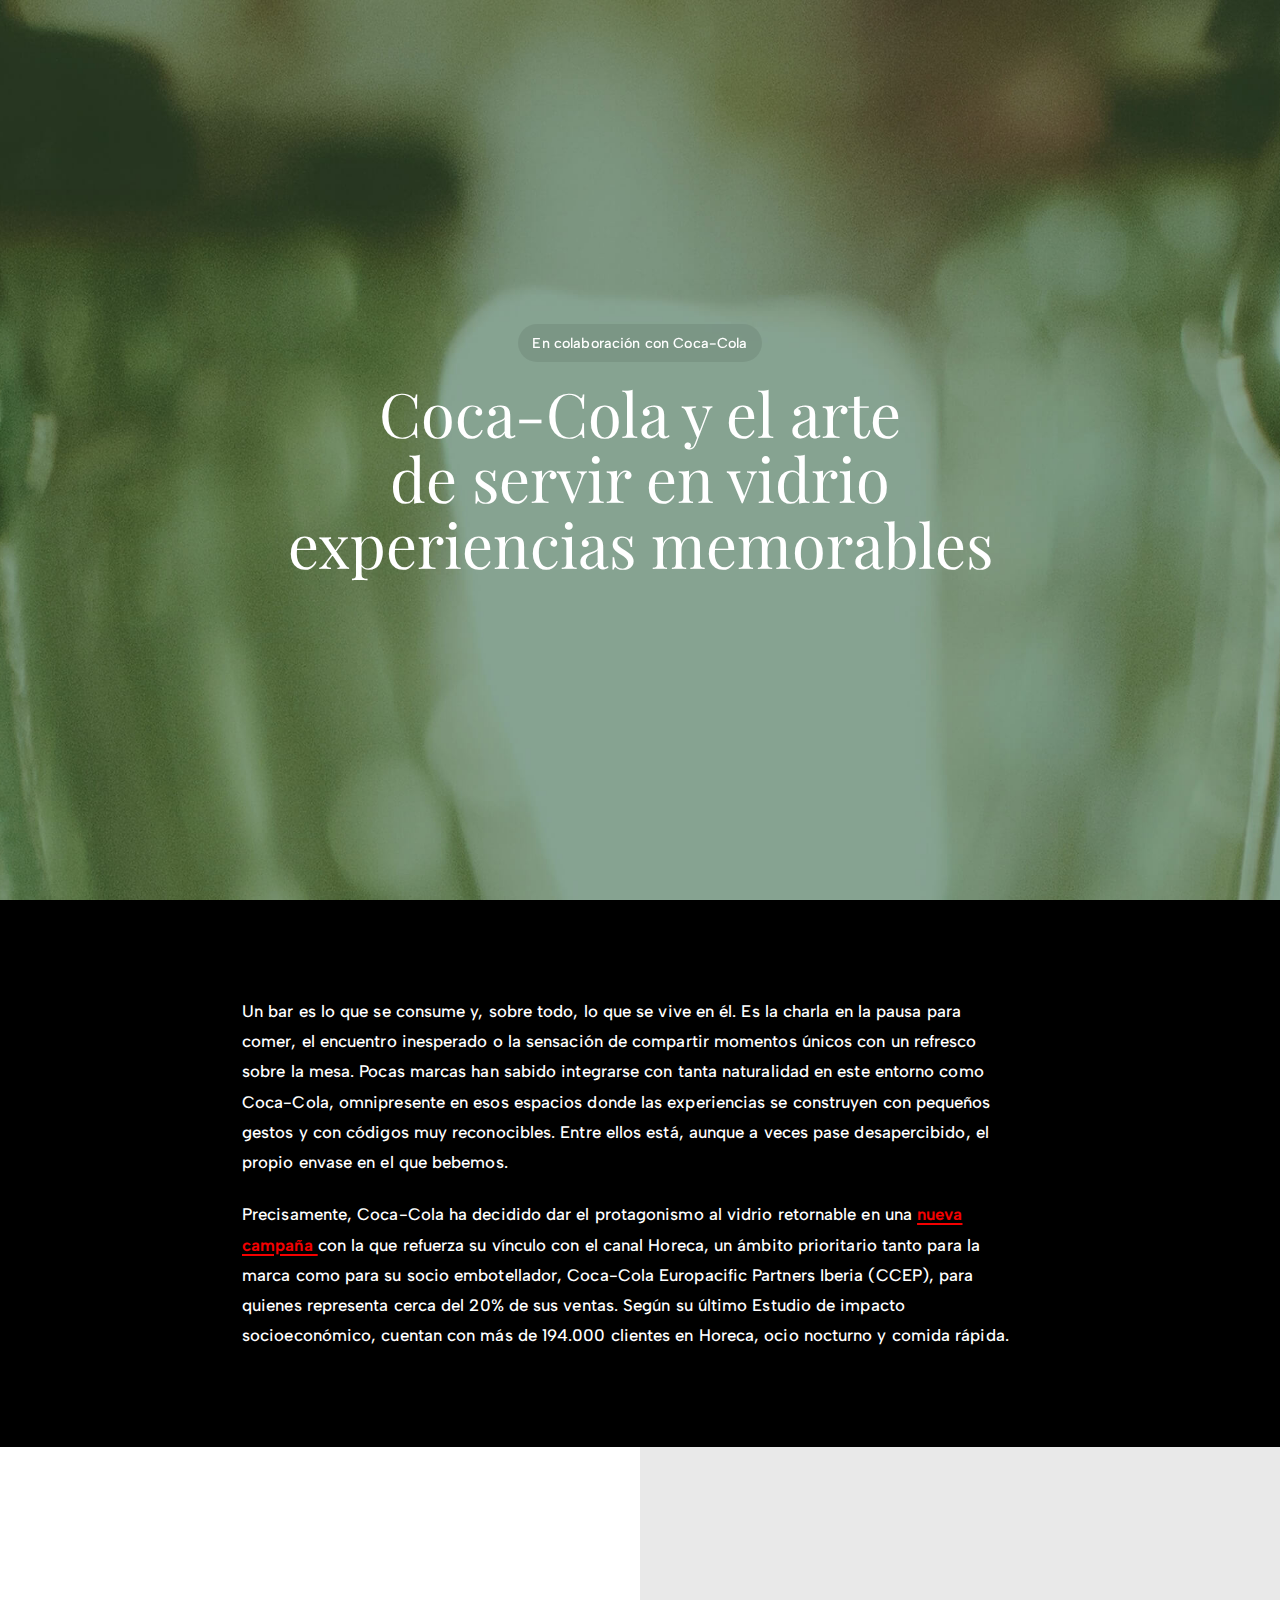
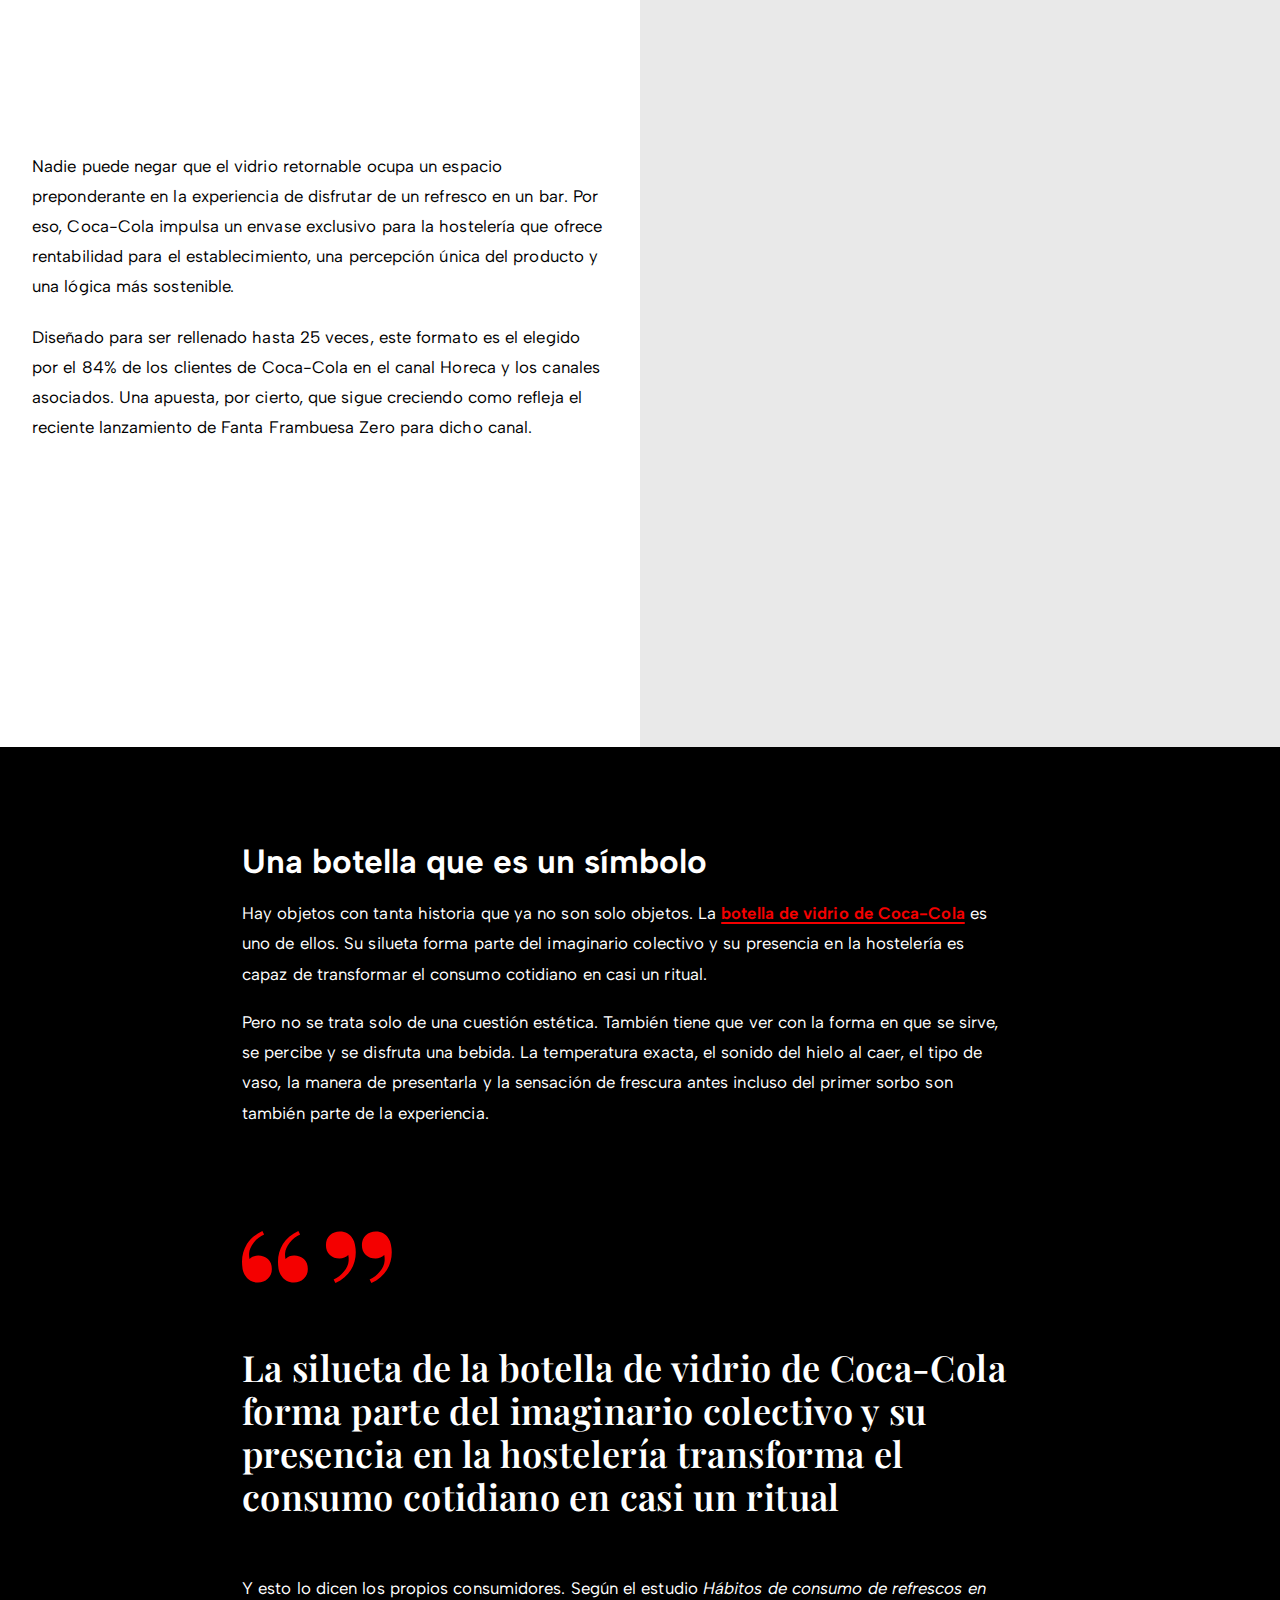
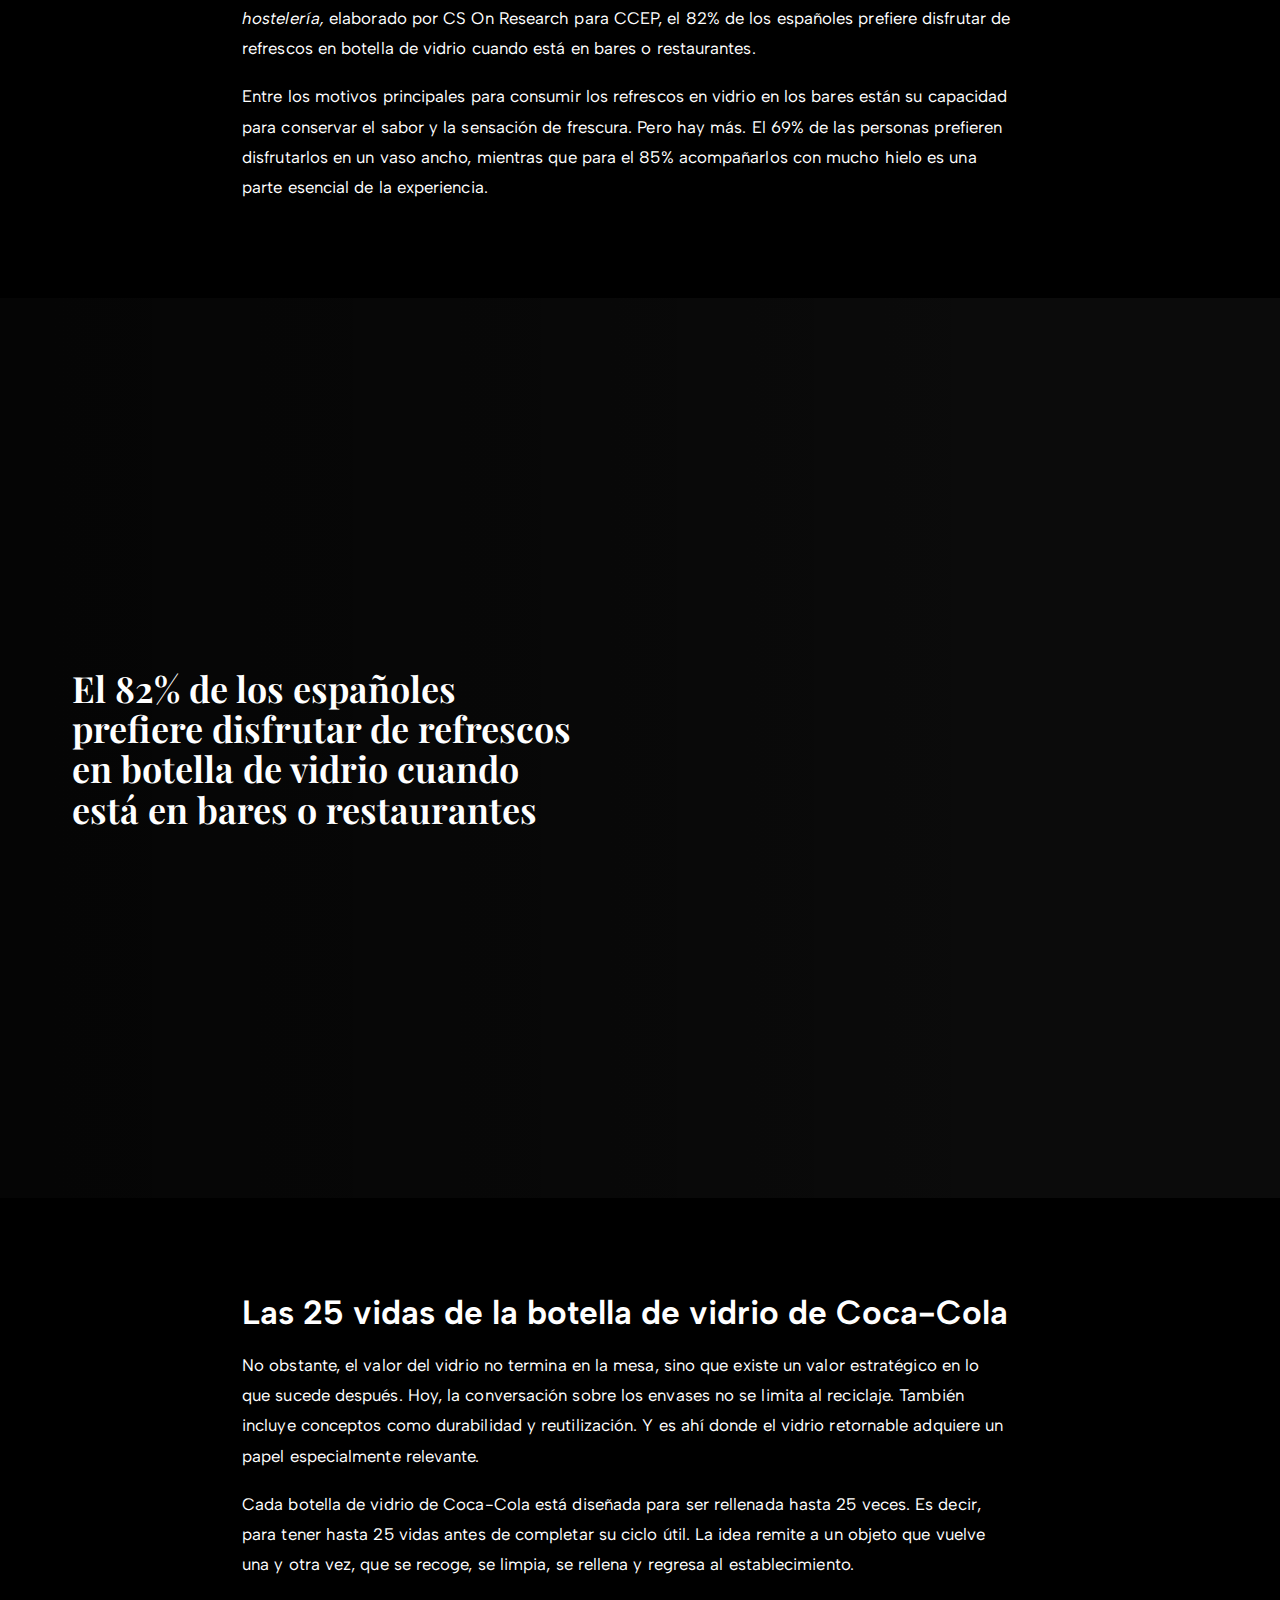
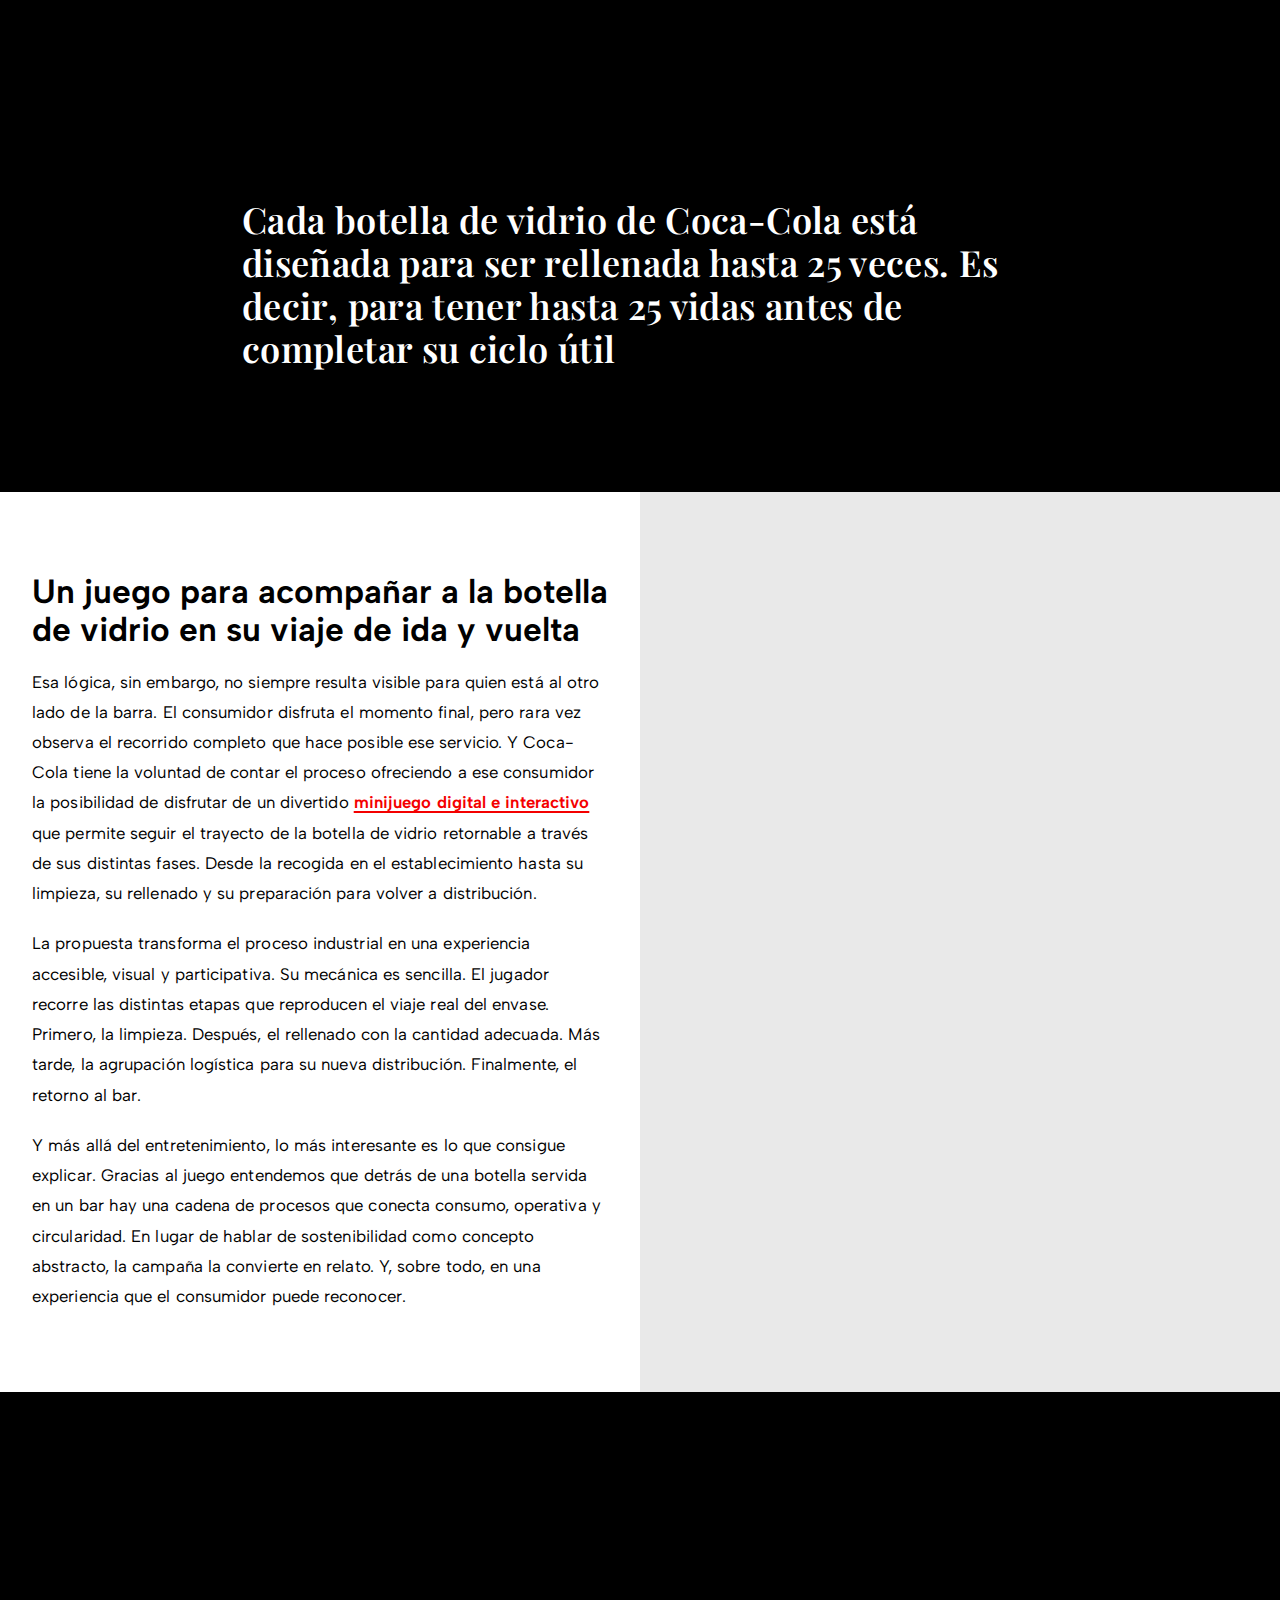
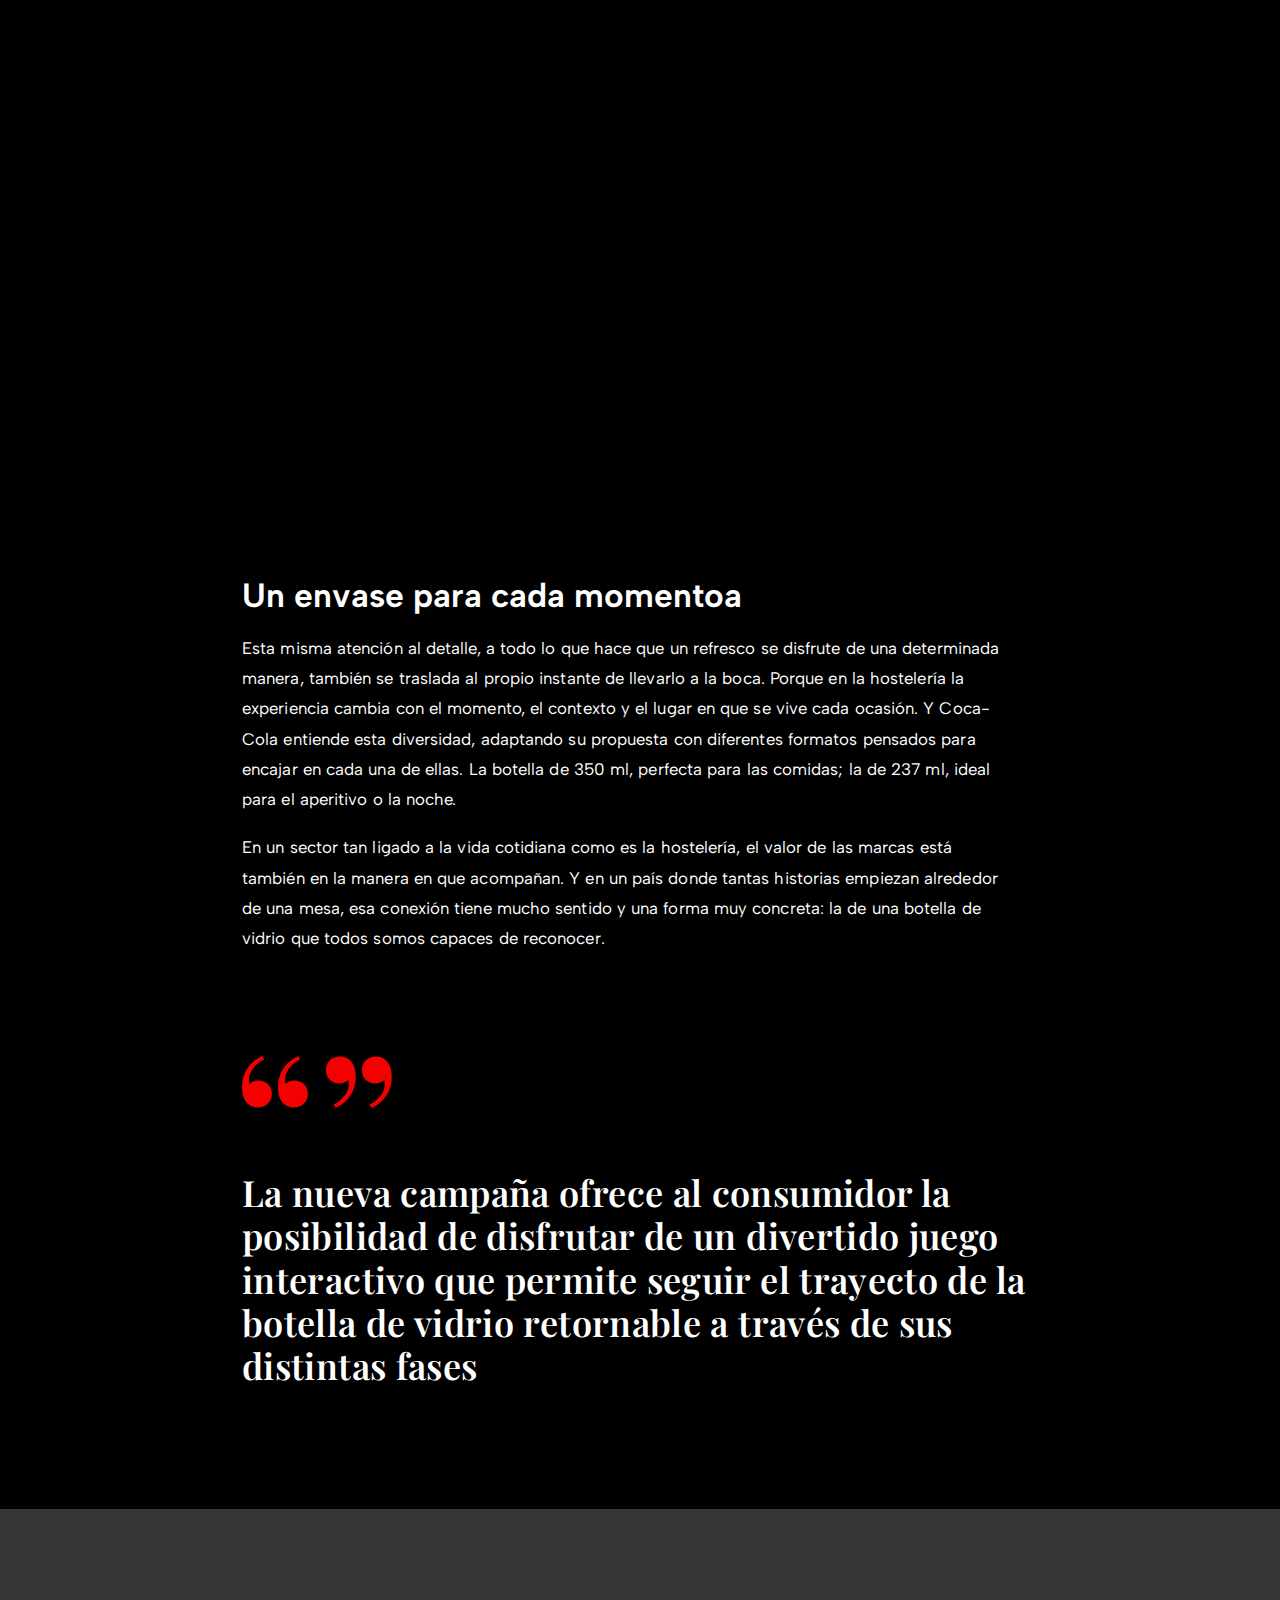
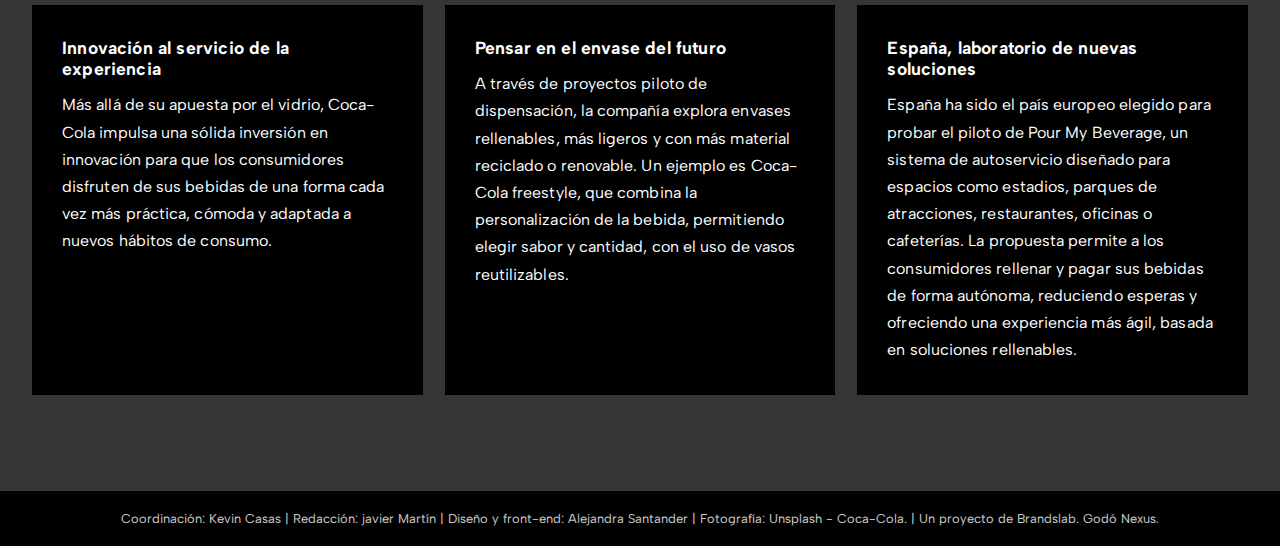
<file: coca-cola/04-2026/index.html>
<!DOCTYPE html>
<html lang="es">
<head>
    <meta charset="UTF-8">
    <meta name="viewport" content="width=device-width, initial-scale=1.0">

    <link rel="stylesheet" href="https://brandedcontentgrupogodo.github.io/ext2026/coca-cola/04-2026/assets/css/main.css">

    <link rel="preconnect" href="https://fonts.googleapis.com">
    <link rel="preconnect" href="https://fonts.gstatic.com" crossorigin>
    <link href="https://fonts.googleapis.com/css2?family=Albert+Sans:ital,wght@0,100..900;1,100..900&family=Playfair+Display:ital,wght@0,400..900;1,400..900&display=swap" rel="stylesheet">
    <!-- Scripts de terceros: resolver DNS antes -->
    <link rel="dns-prefetch" href="https://cdn.jsdelivr.net">
    <link rel="dns-prefetch" href="https://brandedcontentgrupogodo.github.io">
</head>
<body>
    <div class="body-cola">
        <a class="cola-skiplink" href="#contenido">Saltar al contenido principal</a>

        <!-- HERO -->
        <header class="cola-hero" aria-label="Introducción">
            <img
                class="cola-hero__media"
                src="https://brandedcontentgrupogodo.github.io/ext2026/coca-cola/04-2026/assets/img/hero-cola.jpg"
                alt="Coca-Cola en vidrio"
                width="1920"
                height="1080"
                loading="eager"
                decoding="async"
            >
            <div class="cola-hero__overlay" aria-hidden="true"></div>

            <div class="cola-hero__content">
                <p class="cola-hero__kicker">En colaboración con Coca-Cola</p>
                <h1 class="cola-hero__title">Coca-Cola y el arte de servir en vidrio experiencias memorables</h1>
            </div>
        </header>

        <main id="contenido">
            <!-- PRIMERA SECCIÓN -->
            <section class="cola-intro" aria-label="Contexto">
                <div class="cola-intro__content">
                    <p class="cola-intro__paragraph">
                        Un bar es lo que se consume y, sobre todo, lo que se vive en él. Es la charla en la pausa para comer, el encuentro inesperado o la sensación de compartir momentos únicos con un refresco sobre la mesa. Pocas marcas han sabido integrarse con tanta naturalidad en este entorno como Coca-Cola, omnipresente en esos espacios donde las experiencias se construyen con pequeños gestos y con códigos muy reconocibles. Entre ellos está, aunque a veces pase desapercibido, el propio envase en el que bebemos.
                    </p>
                    <p class="cola-intro__paragraph">
                        Precisamente, Coca-Cola ha decidido dar el protagonismo al vidrio retornable en una
                        <a class="cola-intro__link" href="https://www.coca-cola.com/es/es/sustainability/this-is-happening/sumate-movimiento-vidrio-retornable-coca-cola" target="_blank" rel="noopener noreferrer"> nueva campaña </a>con la que refuerza su vínculo con el canal Horeca, un ámbito prioritario tanto para la marca como para su socio embotellador, Coca-Cola Europacific Partners Iberia (CCEP), para quienes representa cerca del 20% de sus ventas. Según su último Estudio de impacto socioeconómico, cuentan con más de 194.000 clientes en Horeca, ocio nocturno y comida rápida.
                    </p>
                </div>
            </section>

            <!-- SEGUNDA SECCIÓN 50/50 FULL VIEWPORT -->
            <section class="cola-split" aria-label="Experiencia en vidrio">
                <div class="cola-split__grid">
                    <div class="cola-split__panel cola-split__panel--text">
                        <div class="cola-split__textwrap">
                            <p class="cola-split__paragraph">
                                Nadie puede negar que el vidrio retornable ocupa un espacio preponderante en la experiencia de disfrutar de un refresco en un bar. Por eso, Coca-Cola impulsa un envase exclusivo para la hostelería que ofrece rentabilidad para el establecimiento, una percepción única del producto y una lógica más sostenible.
                            </p>
                            <p class="cola-split__paragraph">
                                Diseñado para ser rellenado hasta 25 veces, este formato es el elegido por el 84% de los clientes de Coca-Cola en el canal Horeca y los canales asociados. Una apuesta, por cierto, que sigue creciendo como refleja el reciente lanzamiento de Fanta Frambuesa Zero para dicho canal.
                            </p>
                        </div>
                    </div>
                    <div class="cola-split__panel cola-split__panel--media">
                        <img
                            class="cola-split__image"
                            src="https://brandedcontentgrupogodo.github.io/ext2026/coca-cola/04-2026/assets/img/cola-2.jpg"
                            alt="Primer plano de una Coca-Cola en botella de vidrio con burbujas y luz."
                            width="1600"
                            height="1600"
                            loading="lazy"
                            decoding="async"
                        >
                    </div>
                </div>
            </section>

            <!-- TERCERA SECCIÓN (PÁRRAFOS + CITA DESTACADA) -->
            <section class="cola-cita" aria-label="La botella como símbolo">
                <div class="cola-cita__content">
                    <h2 class="cola-cita__subtitle">Una botella que es un símbolo</h2>
                    <p class="cola-cita__paragraph">
                        Hay objetos con tanta historia que ya no son solo objetos. La
                        <a class="cola-cita__link" href="https://www.coca-cola.com/es/es/sustainability/this-is-happening/sumate-movimiento-vidrio-retornable-coca-cola" target="_blank" rel="noopener noreferrer">botella de vidrio de Coca-Cola</a>
                        es uno de ellos. Su silueta forma parte del imaginario colectivo y su presencia en la hostelería es capaz de transformar el consumo cotidiano en casi un ritual.
                    </p>
                    <p class="cola-cita__paragraph">
                        Pero no se trata solo de una cuestión estética. También tiene que ver con la forma en que se sirve, se percibe y se disfruta una bebida. La temperatura exacta, el sonido del hielo al caer, el tipo de vaso, la manera de presentarla y la sensación de frescura antes incluso del primer sorbo son también parte de la experiencia.
                    </p>

                    <figure class="cola-cita__highlight" aria-label="Cita destacada">
                        <img class="cola-cita__icon" src="https://brandedcontentgrupogodo.github.io/ext2026/coca-cola/04-2026/assets/img/quote.svg" alt="" width="44" height="44" loading="lazy" decoding="async">
                        <blockquote class="cola-cita__quote">
                            La silueta de la botella de vidrio de Coca-Cola forma parte del imaginario colectivo y su presencia en la hostelería transforma el consumo cotidiano en casi un ritual
                        </blockquote>
                    </figure>

                    <p class="cola-cita__paragraph">
                        Y esto lo dicen los propios consumidores. Según el estudio <i>Hábitos de consumo de refrescos en hostelería,</i> elaborado por CS On Research para CCEP, el 82% de los españoles prefiere disfrutar de refrescos en botella de vidrio cuando está en bares o restaurantes.
                    </p>
                    <p class="cola-cita__paragraph">
                        Entre los motivos principales para consumir los refrescos en vidrio en los bares están su capacidad para conservar el sabor y la sensación de frescura. Pero hay más. El 69% de las personas prefieren disfrutarlos en un vaso ancho, mientras que para el 85% acompañarlos con mucho hielo es una parte esencial de la experiencia.
                    </p>
                </div>
            </section>

            <!-- CUARTA SECCIÓN (IMAGEN FULL SCREEN + TEXTO) -->
            <section class="cola-fullimg" aria-label="Un gesto que permanece">
                <img
                    class="cola-fullimg__media"
                    src="https://brandedcontentgrupogodo.github.io/ext2026/coca-cola/04-2026/assets/img/cola-3.jpg"
                    alt="Botellas de vidrio en un entorno de hostelería."
                    width="1920"
                    height="1080"
                    loading="lazy"
                    decoding="async"
                >
                <div class="cola-fullimg__overlay" aria-hidden="true"></div>
                <div class="cola-fullimg__content">
                    <p class="cola-fullimg__text">
                        El 82% de los españoles prefiere disfrutar de refrescos en botella de vidrio cuando está en bares o restaurantes
                    </p>
                </div>
            </section>

            <!-- QUINTA SECCIÓN (TITULAR + PÁRRAFOS + DESTACADO) -->
            <section class="cola-bloque" aria-label="Claves del ritual">
                <div class="cola-bloque__content">
                    <h2 class="cola-cita__subtitle">Las 25 vidas de la botella de vidrio de Coca-Cola</h2>
                    <p class="cola-cita__paragraph">
                        No obstante, el valor del vidrio no termina en la mesa, sino que existe un valor estratégico en lo que sucede después. Hoy, la conversación sobre los envases no se limita al reciclaje. También incluye conceptos como durabilidad y reutilización. Y es ahí donde el vidrio retornable adquiere un papel especialmente relevante.
                    </p>
                    <p class="cola-cita__paragraph">
                        Cada botella de vidrio de Coca-Cola está diseñada para ser rellenada hasta 25 veces. Es decir, para tener hasta 25 vidas antes de completar su ciclo útil. La idea remite a un objeto que vuelve una y otra vez, que se recoge, se limpia, se rellena y regresa al establecimiento.
                    </p>

                    <figure class="cola-cita__highlight" aria-label="Texto destacado">
                        <img class="cola-cita__icon" src="https://brandedcontentgrupogodo.github.io/ext2026/coca-cola/04-2026/assets/img/quote2.svg" alt="" width="44" height="44" loading="lazy" decoding="async">
                        <blockquote class="cola-cita__quote">
                            Cada botella de vidrio de Coca-Cola está diseñada para ser rellenada hasta 25 veces. Es decir, para tener hasta 25 vidas antes de completar su ciclo útil
                        </blockquote>
                    </figure>
                </div>
            </section>

            <!-- SEXTA SECCIÓN (SPLIT 50/50 EN BLANCO + LINK) -->
            <section class="cola-split2" aria-label="El valor del vidrio retornable">
                <div class="cola-split2__grid">
                    <div class="cola-split2__panel cola-split2__panel--text">
                        <div class="cola-split2__textwrap">
                            <h2 class="cola-cita__subtitle">Un juego para acompañar a la botella de vidrio en su viaje de ida y vuelta</h2>
                            <p class="cola-split__paragraph">
                                Esa lógica, sin embargo, no siempre resulta visible para quien está al otro lado de la barra. El consumidor disfruta el momento final, pero rara vez observa el recorrido completo que hace posible ese servicio. Y Coca-Cola tiene la voluntad de contar el proceso ofreciendo a ese consumidor la posibilidad de disfrutar de un divertido
                                <a class="cola-intro__link" href="https://www.coca-cola.com/es/es/sustainability/this-is-happening/sumate-movimiento-vidrio-retornable-coca-cola" target="_blank" rel="noopener noreferrer">minijuego digital e interactivo</a> que permite seguir el trayecto de la botella de vidrio retornable a través de sus distintas fases. Desde la recogida en el establecimiento hasta su limpieza, su rellenado y su preparación para volver a distribución.
                            </p>
                            <p class="cola-split__paragraph">
                                La propuesta transforma el proceso industrial en una experiencia accesible, visual y participativa. Su mecánica es sencilla. El jugador recorre las distintas etapas que reproducen el viaje real del envase. Primero, la limpieza. Después, el rellenado con la cantidad adecuada. Más tarde, la agrupación logística para su nueva distribución. Finalmente, el retorno al bar.
                            </p>
                            <p class="cola-split__paragraph">
                                Y más allá del entretenimiento, lo más interesante es lo que consigue explicar. Gracias al juego entendemos que detrás de una botella servida en un bar hay una cadena de procesos que conecta consumo, operativa y circularidad. En lugar de hablar de sostenibilidad como concepto abstracto, la campaña la convierte en relato. Y, sobre todo, en una experiencia que el consumidor puede reconocer.
                            </p>
                        </div>
                    </div>
                    <div class="cola-split2__panel cola-split2__panel--media">
                        <img
                            class="cola-split2__image"
                            src="https://brandedcontentgrupogodo.github.io/ext2026/coca-cola/04-2026/assets/img/cola-4.jpg"
                            alt="Coca-Cola servida en vaso con hielo junto a una botella de vidrio."
                            width="1600"
                            height="1600"
                            loading="lazy"
                            decoding="async"
                        >
                    </div>
                </div>
            </section>

            <!-- SÉPTIMA SECCIÓN (IMAGEN CENTRADA + TEXTO + DESTACADO) -->
            <section class="cola-mediafeature" aria-label="Una imagen que resume el ritual">
                <div class="cola-mediafeature__mediawrap">
                    <figure class="cola-mediafeature__figure">
                        <img
                            class="cola-mediafeature__image"
                            src="https://brandedcontentgrupogodo.github.io/ext2026/coca-cola/04-2026/assets/img/cola-5.jpg"
                            alt="ciclo botella de vidrio"
                            width="1600"
                            height="900"
                            loading="lazy"
                            decoding="async"
                        >
                    </figure>
                </div>

                <div class="cola-mediafeature__textwrap">
                    <h2 class="cola-cita__subtitle">Un envase para cada momentoa</h2>
                    <p class="cola-cita__paragraph">
                        Esta misma atención al detalle, a todo lo que hace que un refresco se disfrute de una determinada manera, también se traslada al propio instante de llevarlo a la boca. Porque en la hostelería la experiencia cambia con el momento, el contexto y el lugar en que se vive cada ocasión. Y Coca-Cola entiende esta diversidad, adaptando su propuesta con diferentes formatos pensados para encajar en cada una de ellas. La botella de 350 ml, perfecta para las comidas; la de 237 ml, ideal para el aperitivo o la noche.
                    </p>
                    <p class="cola-cita__paragraph">
                        En un sector tan ligado a la vida cotidiana como es la hostelería, el valor de las marcas está también en la manera en que acompañan. Y en un país donde tantas historias empiezan alrededor de una mesa, esa conexión tiene mucho sentido y una forma muy concreta: la de una botella de vidrio que todos somos capaces de reconocer.
                    </p>

                    <figure class="cola-cita__highlight" aria-label="Texto destacado">
                        <img class="cola-cita__icon" src="https://brandedcontentgrupogodo.github.io/ext2026/coca-cola/04-2026/assets/img/quote.svg" alt="" width="44" height="44" loading="lazy" decoding="async">
                        <blockquote class="cola-cita__quote">
                            La nueva campaña ofrece al consumidor la posibilidad de disfrutar de un divertido juego interactivo que permite seguir el trayecto de la botella de vidrio retornable a través de sus distintas fases
                        </blockquote>
                    </figure>
                </div>
            </section>

            <!-- OCTAVA SECCIÓN (FONDO GRIS + 3 CAJAS) -->
            <section class="cola-cards" aria-label="Tres ideas clave">
                <div class="cola-cards__inner">
                    <div class="cola-cards__grid">
                        <article class="cola-cards__card">
                            <h3 class="cola-cards__title">Innovación al servicio de la experiencia</h3>
                            <p class="cola-cards__text">
                                Más allá de su apuesta por el vidrio, Coca-Cola impulsa una sólida inversión en innovación para que los consumidores disfruten de sus bebidas de una forma cada vez más práctica, cómoda y adaptada a nuevos hábitos de consumo.
                            </p>
                        </article>
                        <article class="cola-cards__card">
                            <h3 class="cola-cards__title">Pensar en el envase del futuro</h3>
                            <p class="cola-cards__text">
                                A través de proyectos piloto de dispensación, la compañía explora envases rellenables, más ligeros y con más material reciclado o renovable. Un ejemplo es Coca-Cola freestyle, que combina la personalización de la bebida, permitiendo elegir sabor y cantidad, con el uso de vasos reutilizables.
                            </p>
                        </article>
                        <article class="cola-cards__card">
                            <h3 class="cola-cards__title">España, laboratorio de nuevas soluciones</h3>
                            <p class="cola-cards__text">
                                España ha sido el país europeo elegido para probar el piloto de Pour My Beverage, un sistema de autoservicio diseñado para espacios como estadios, parques de atracciones, restaurantes, oficinas o cafeterías. La propuesta permite a los consumidores rellenar y pagar sus bebidas de forma autónoma, reduciendo esperas y ofreciendo una experiencia más ágil, basada en soluciones rellenables.
                            </p>
                        </article>
                    </div>
                </div>
            </section>
           
        </main>
    
        <!-- CRÉDITOS -->
        <div class="creditos" aria-label="Créditos del proyecto">
            <div class="container-fluid-cred">
                <span>Coordinación: Kevin Casas</span> |
                <span>Redacción: javier Martín</span> |
                <span>Diseño y front-end: Alejandra Santander</span> |
                <span>Fotografía: Unsplash - Coca-Cola.</span> |
                <span>Un proyecto de Brandslab. Godó Nexus.</span>
            </div>
        </div>
    </div>
</body>
</html>
</file>
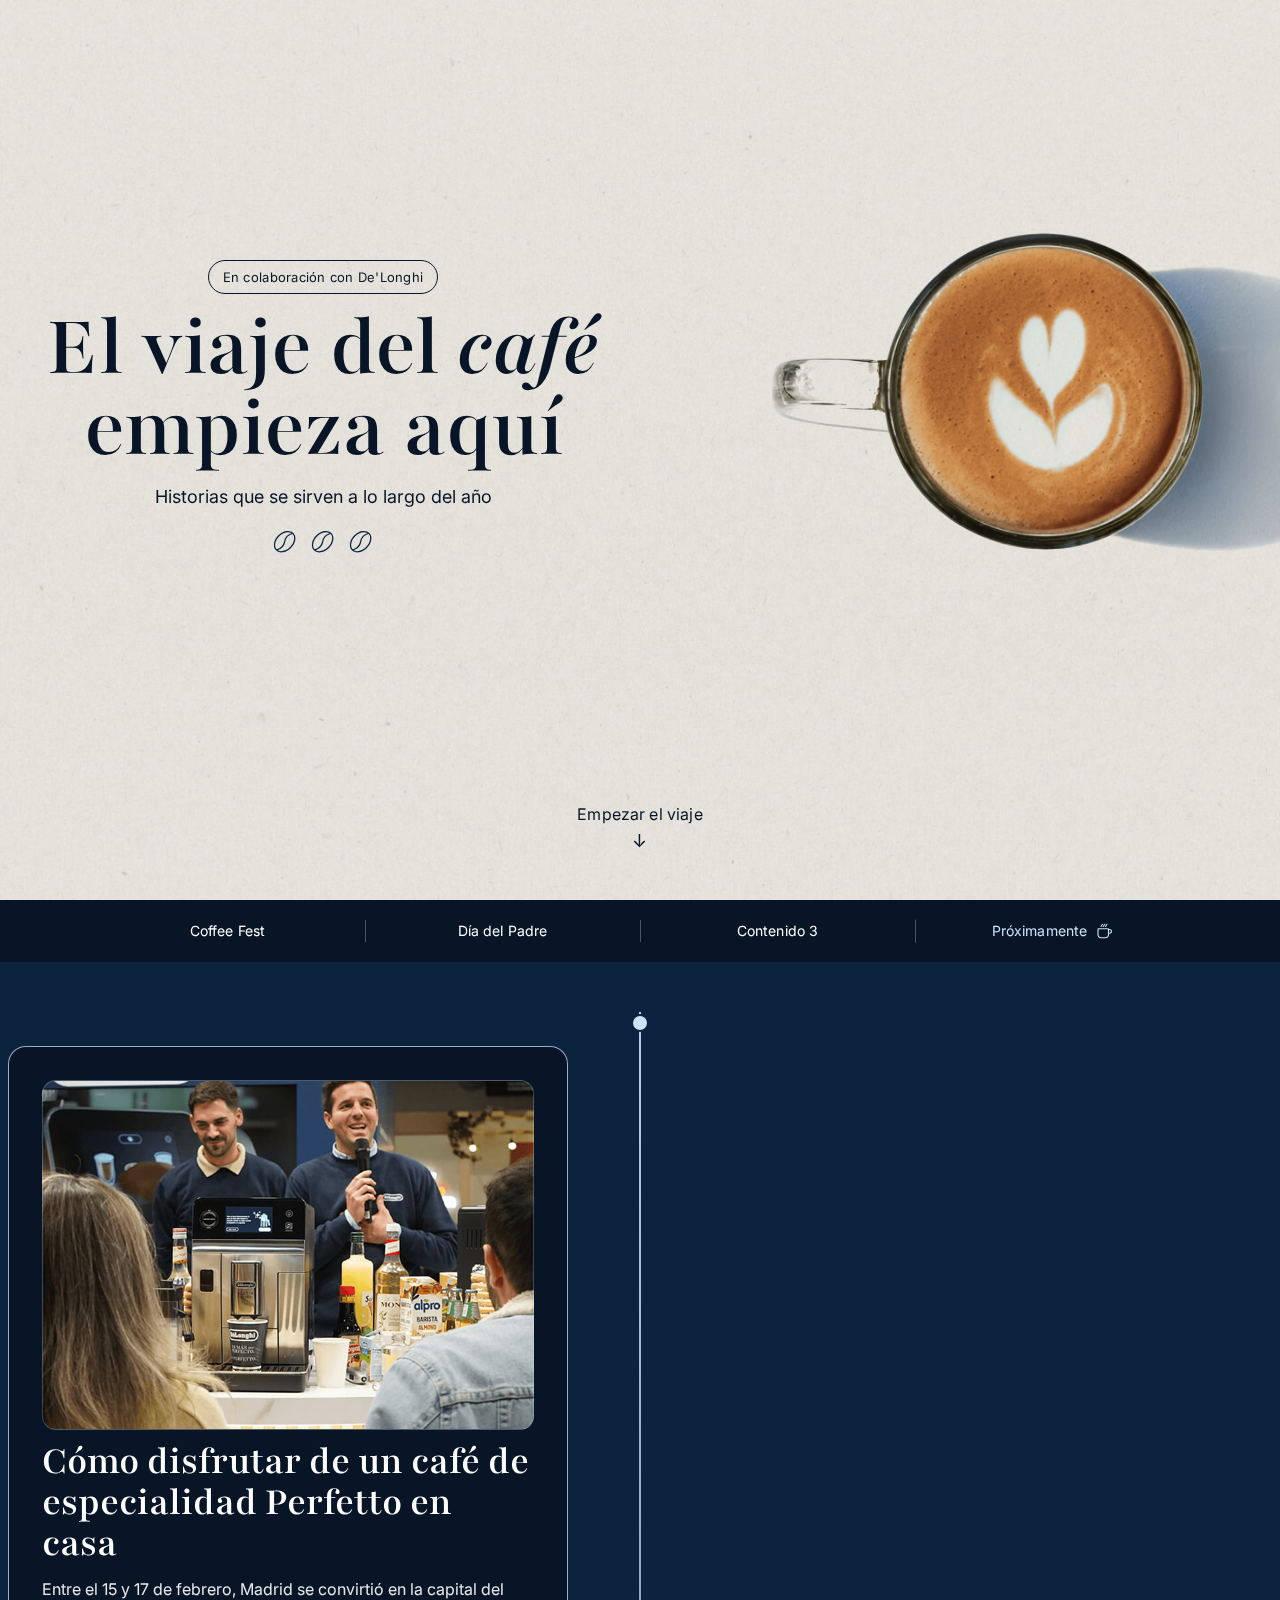
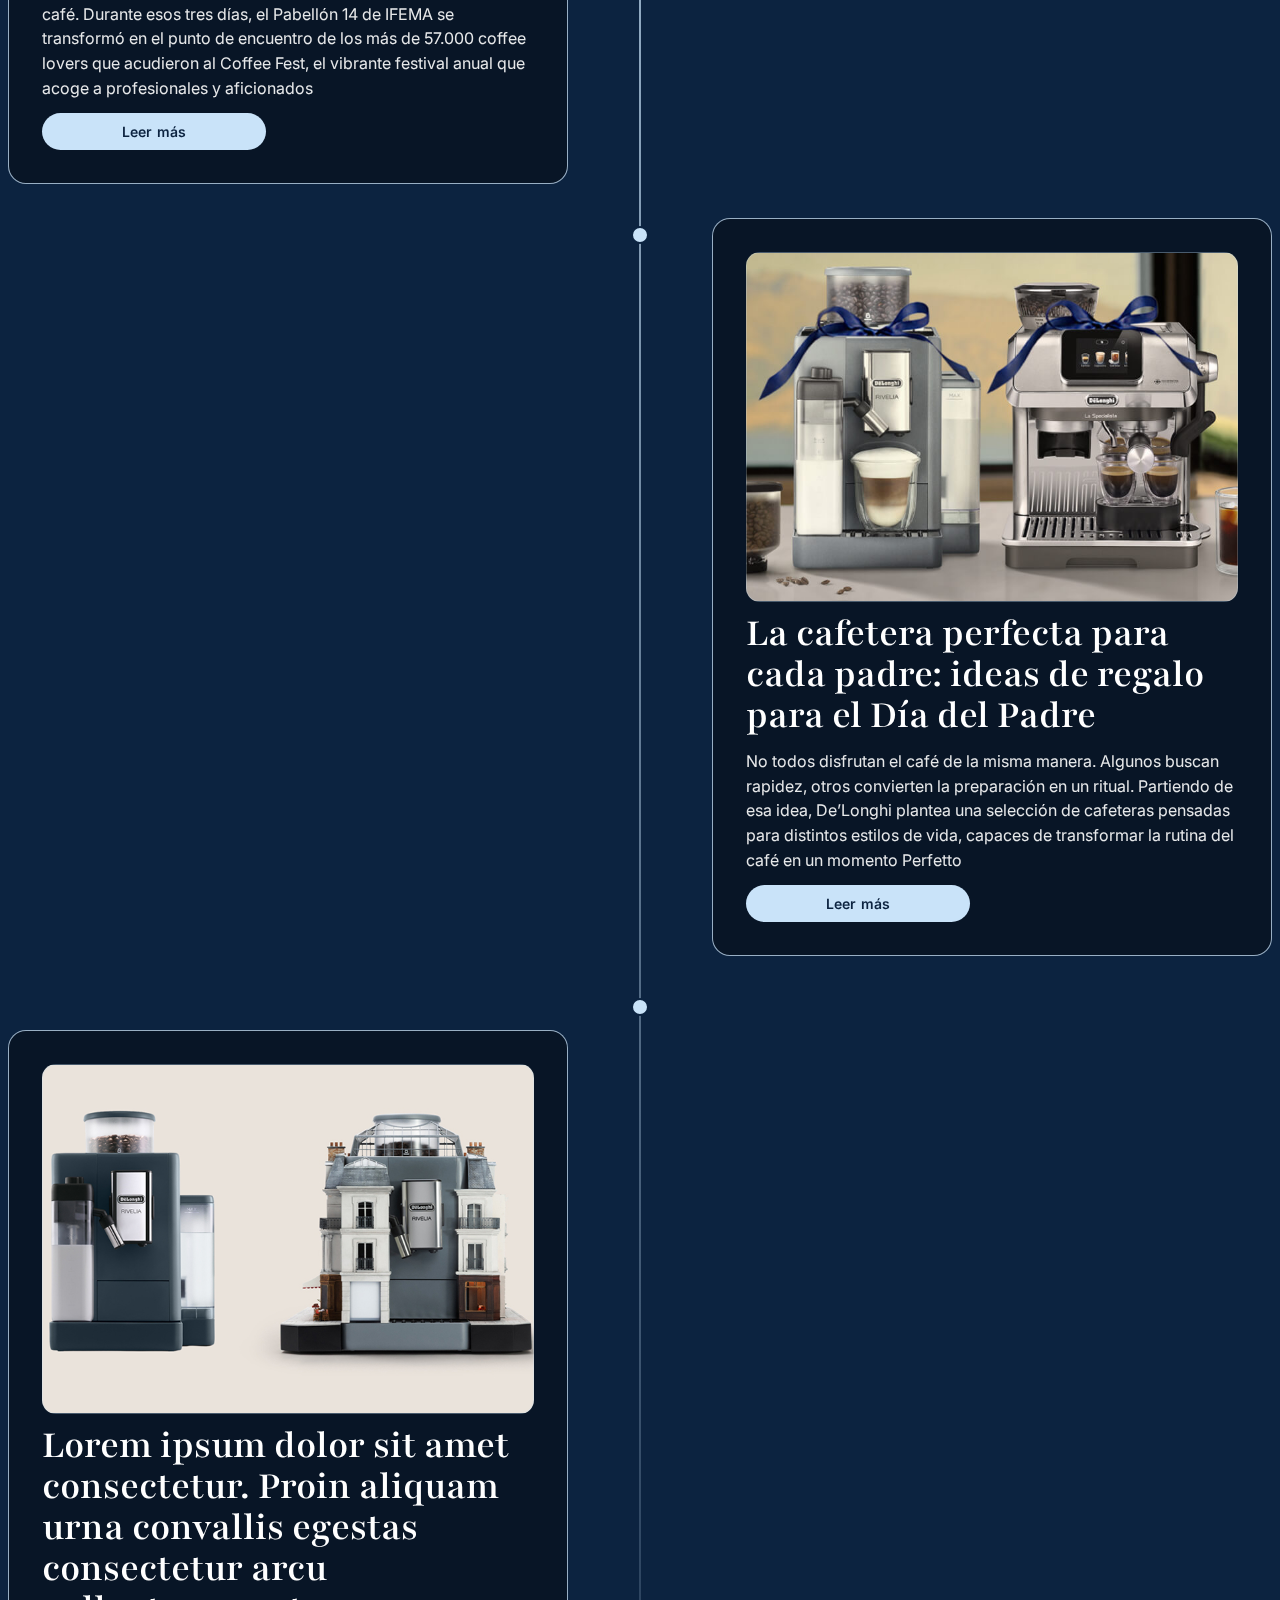
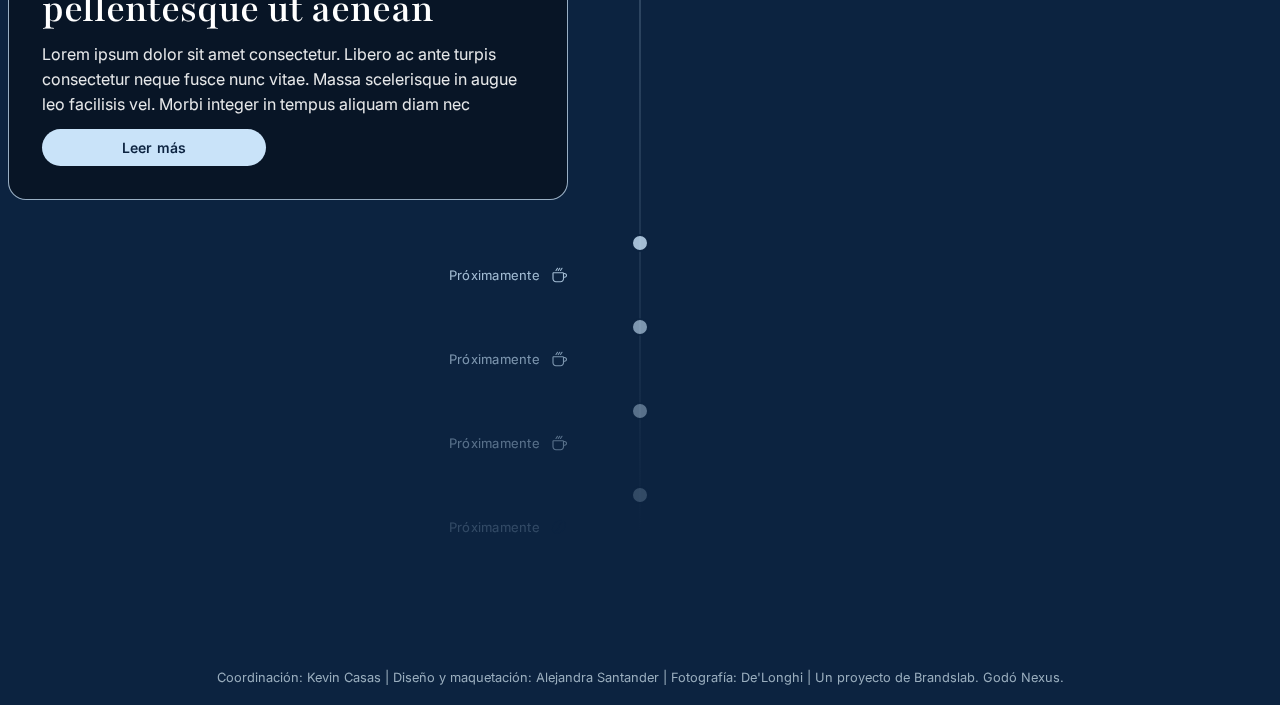
<file: delonghi/hub/index.html>
<html lang="es">
<head>
    <meta charset="UTF-8">
    <meta name="viewport" content="width=device-width, initial-scale=1.0">
    <title>De'Longhi</title>
    <meta name="description" content="Una experiencia en colaboración con De'Longhi. Descubre el viaje del café con una lectura clara, rápida y accesible.">
    <link rel="preconnect" href="https://fonts.googleapis.com">
    <link rel="preconnect" href="https://fonts.gstatic.com" crossorigin>
    <link href="https://fonts.googleapis.com/css2?family=Inter:ital,opsz,wght@0,14..32,100..900;1,14..32,100..900&family=Playfair:ital,opsz,wght@0,5..1200,300..900;1,5..1200,300..900&display=swap" rel="stylesheet">

    <link rel="stylesheet" href="https://brandedcontentgrupogodo.github.io/ext2026/delonghi/hub/assets/css/main.css">
</head>
<body>
    <a href="#main-content" class="eg-skip-link">Saltar al contenido principal</a>

    <div class="eg-delonghi">
        <!-- HERO ============================================= -->
        <div class="eg-hero" aria-label="Portada">
            <div class="eg-hero__inner">
                <div class="eg-hero__split" role="presentation">
                    <div class="eg-hero__content">
                        <p class="eg-hero__pill">En colaboración con De'Longhi</p>
                        <h1 class="eg-hero__title">El viaje del <i>café</i> empieza aquí</h1>
                        <p class="eg-hero__subtitle">Historias que se sirven a lo largo del año</p>

                        <div class="eg-hero__icons" aria-label="Iconos de café">
                            <img class="eg-hero__icon" src="https://brandedcontentgrupogodo.github.io/ext2026/delonghi/hub/assets/img/delonghi-cafe.svg" alt="De’Longhi" loading="eager" decoding="async">
                            <img class="eg-hero__icon" src="https://brandedcontentgrupogodo.github.io/ext2026/delonghi/hub/assets/img/delonghi-cafe.svg" alt="De’Longhi" loading="eager" decoding="async">
                            <img class="eg-hero__icon" src="https://brandedcontentgrupogodo.github.io/ext2026/delonghi/hub/assets/img/delonghi-cafe.svg" alt="De’Longhi" loading="eager" decoding="async">
                        </div>
                    </div>

                    <div class="eg-hero__media" aria-hidden="true">
                        <img src="https://brandedcontentgrupogodo.github.io/ext2026/delonghi/hub/assets/img/delonghi-hero.png" alt="De’Longhi" width="520" height="640" loading="eager" decoding="async">
                    </div>
                </div>

                <div class="eg-hero__actions">
                    <a class="eg-hero__cta" href="#main-content">
                        <span>Empezar el viaje</span>
                        <span class="eg-hero__arrow" aria-hidden="true">↓</span>
                    </a>
                </div>
            </div>
        </div>

        <!-- MENÚ ============================================= -->
        <div class="eg-menu" role="navigation" aria-label="Secciones">
            <ul class="eg-menu__list" role="list">
                <li class="eg-menu__item">
                    <a class="eg-menu__link" href="#origen">Coffee Fest</a>
                </li>
                <li class="eg-menu__item">
                    <a class="eg-menu__link" href="#aromas">Día del Padre</a>
                </li>
                <li class="eg-menu__item">
                    <a class="eg-menu__link" href="#rituales">Contenido 3</a>
                </li>
                <li class="eg-menu__item">
                    <span class="eg-menu__link eg-menu__link--disabled" aria-disabled="true">
                        <span>Próximamente</span>
                        <img class="eg-menu__icon" src="https://brandedcontentgrupogodo.github.io/ext2026/delonghi/hub/assets/img/proximamente.svg" alt="" aria-hidden="true" loading="eager" decoding="async">
                    </span>
                </li>
            </ul>
        </div>

        <div id="main-content" role="main" tabindex="-1">
            <div class="eg-timeline" aria-label="Timeline del viaje del café">
                <div class="eg-timeline__inner">
                    <!-- Item 1 (izquierda) -->
                    <div class="eg-timeline__item eg-timeline__item--left" id="origen">
                        <div class="eg-timeline__bullet" aria-hidden="true"></div>
                        <article class="eg-timeline__card">
                            <div class="eg-timeline__media eg-timeline__media--cap1" role="img" aria-label="Imagen del primer contenido"></div>
                            <h2 class="eg-timeline__title">Cómo disfrutar de un café de especialidad Perfetto en casa</h2>
                            <p class="eg-timeline__desc">Entre el 15 y 17 de febrero, Madrid se convirtió en la capital del café. Durante esos tres días, el Pabellón 14 de IFEMA se transformó en el punto de encuentro de los más de 57.000 coffee lovers que acudieron al Coffee Fest, el vibrante festival anual que acoge a profesionales y aficionados</p>
                            <a class="eg-timeline__btn" href="https://www.lavanguardia.com/magazine/20260221/11471460/como-disfrutar-de-un-cafe-especialidad-perfetto-en-casa-streaming-brl.html" target="_blank" rel="noopener noreferrer">Leer más</a>
                        </article>
                    </div>

                    <!-- Item 2 (derecha) -->
                    <div class="eg-timeline__item eg-timeline__item--right" id="aromas">
                        <div class="eg-timeline__bullet" aria-hidden="true"></div>
                        <article class="eg-timeline__card">
                            <div class="eg-timeline__media eg-timeline__media--cap2" role="img" aria-label="Imagen del segundo contenido"></div>
                            <h2 class="eg-timeline__title">La cafetera perfecta para cada padre: ideas de regalo para el Día del Padre</h2>
                            <p class="eg-timeline__desc">No todos disfrutan el café de la misma manera. Algunos buscan rapidez, otros convierten la preparación en un ritual. Partiendo de esa idea, De’Longhi plantea una selección de cafeteras pensadas para distintos estilos de vida, capaces de transformar la rutina del café en un momento Perfetto</p>
                            <a class="eg-timeline__btn" href="https://www.lavanguardia.com/magazine/20260314/11488099/cafetera-perfecta-padre-ideas-regalo-dia-padre-brl.html" target="_blank" rel="noopener noreferrer">Leer más</a>
                        </article>
                    </div>

                    <!-- Item 3 (izquierda) -->
                    <div class="eg-timeline__item eg-timeline__item--left" id="rituales">
                        <div class="eg-timeline__bullet" aria-hidden="true"></div>
                        <article class="eg-timeline__card">
                            <div class="eg-timeline__media eg-timeline__media--cap3" role="img" aria-label="Imagen del tercer contenido"></div>
                            <h2 class="eg-timeline__title">Lorem ipsum dolor sit amet consectetur. Proin aliquam urna convallis egestas consectetur arcu pellentesque ut aenean</h2>
                            <p class="eg-timeline__desc">Lorem ipsum dolor sit amet consectetur. Libero ac ante turpis consectetur neque fusce nunc vitae. Massa scelerisque in augue leo facilisis vel. Morbi integer in tempus aliquam diam nec</p>
                            <a class="eg-timeline__btn" href="about:blank" target="_blank" rel="noopener noreferrer">Leer más</a>
                        </article>
                    </div>

                    <!-- Próximamente (4 bullets sin tarjeta) -->
                    <div class="eg-timeline__item eg-timeline__item--locked eg-timeline__item--locked-1" aria-label="Próximamente">
                        <div class="eg-timeline__bullet" aria-hidden="true"></div>
                        <div class="eg-timeline__locked">
                            <span class="eg-timeline__locked-text">Próximamente</span>
                            <img class="eg-timeline__locked-icon" src="https://brandedcontentgrupogodo.github.io/ext2026/delonghi/hub/assets/img/proximamente.svg" alt="Proximamente" aria-hidden="true" loading="lazy" decoding="async">
                        </div>
                    </div>

                    <div class="eg-timeline__item eg-timeline__item--locked eg-timeline__item--locked-2" aria-label="Próximamente">
                        <div class="eg-timeline__bullet" aria-hidden="true"></div>
                        <div class="eg-timeline__locked">
                            <span class="eg-timeline__locked-text">Próximamente</span>
                            <img class="eg-timeline__locked-icon" src="https://brandedcontentgrupogodo.github.io/ext2026/delonghi/hub/assets/img/proximamente.svg" alt="Proximamente" aria-hidden="true" loading="lazy" decoding="async">
                        </div>
                    </div>

                    <div class="eg-timeline__item eg-timeline__item--locked eg-timeline__item--locked-3" aria-label="Próximamente">
                        <div class="eg-timeline__bullet" aria-hidden="true"></div>
                        <div class="eg-timeline__locked">
                            <span class="eg-timeline__locked-text">Próximamente</span>
                            <img class="eg-timeline__locked-icon" src="https://brandedcontentgrupogodo.github.io/ext2026/delonghi/hub/assets/img/proximamente.svg" alt="Proximamente" aria-hidden="true" loading="lazy" decoding="async">
                        </div>
                    </div>

                    <div class="eg-timeline__item eg-timeline__item--locked eg-timeline__item--locked-4" aria-label="Próximamente">
                        <div class="eg-timeline__bullet" aria-hidden="true"></div>
                        <div class="eg-timeline__locked">
                            <span class="eg-timeline__locked-text">Próximamente</span>
                            <img class="eg-timeline__locked-icon" src="https://brandedcontentgrupogodo.github.io/ext2026/delonghi/hub/assets/img/delonghi-cafe.svg" alt="De’Longhi" aria-hidden="true" loading="lazy" decoding="async">
                        </div>
                    </div>
                </div>
            </div>
        </div>

        <!-- CRÉDITOS ============================================= -->
        <div class="eg-footer" role="contentinfo" aria-label="Créditos del proyecto">
            <div class="eg-footer__inner">
                <span>Coordinación: Kevin Casas</span> |
                <span>Diseño y maquetación: Alejandra Santander</span> |
                <span>Fotografía: De'Longhi</span> |
                <span>Un proyecto de Brandslab. Godó Nexus.</span>
            </div>
        </div>
    </div>

    <script defer src="https://brandedcontentgrupogodo.github.io/ext2026/delonghi/hub/assets/js/slider.js"></script>
    <script defer src="https://brandedcontentgrupogodo.github.io/ext2026/delonghi/hub/assets/js/eg-menu.js"></script>
</body>
</html>
</file>
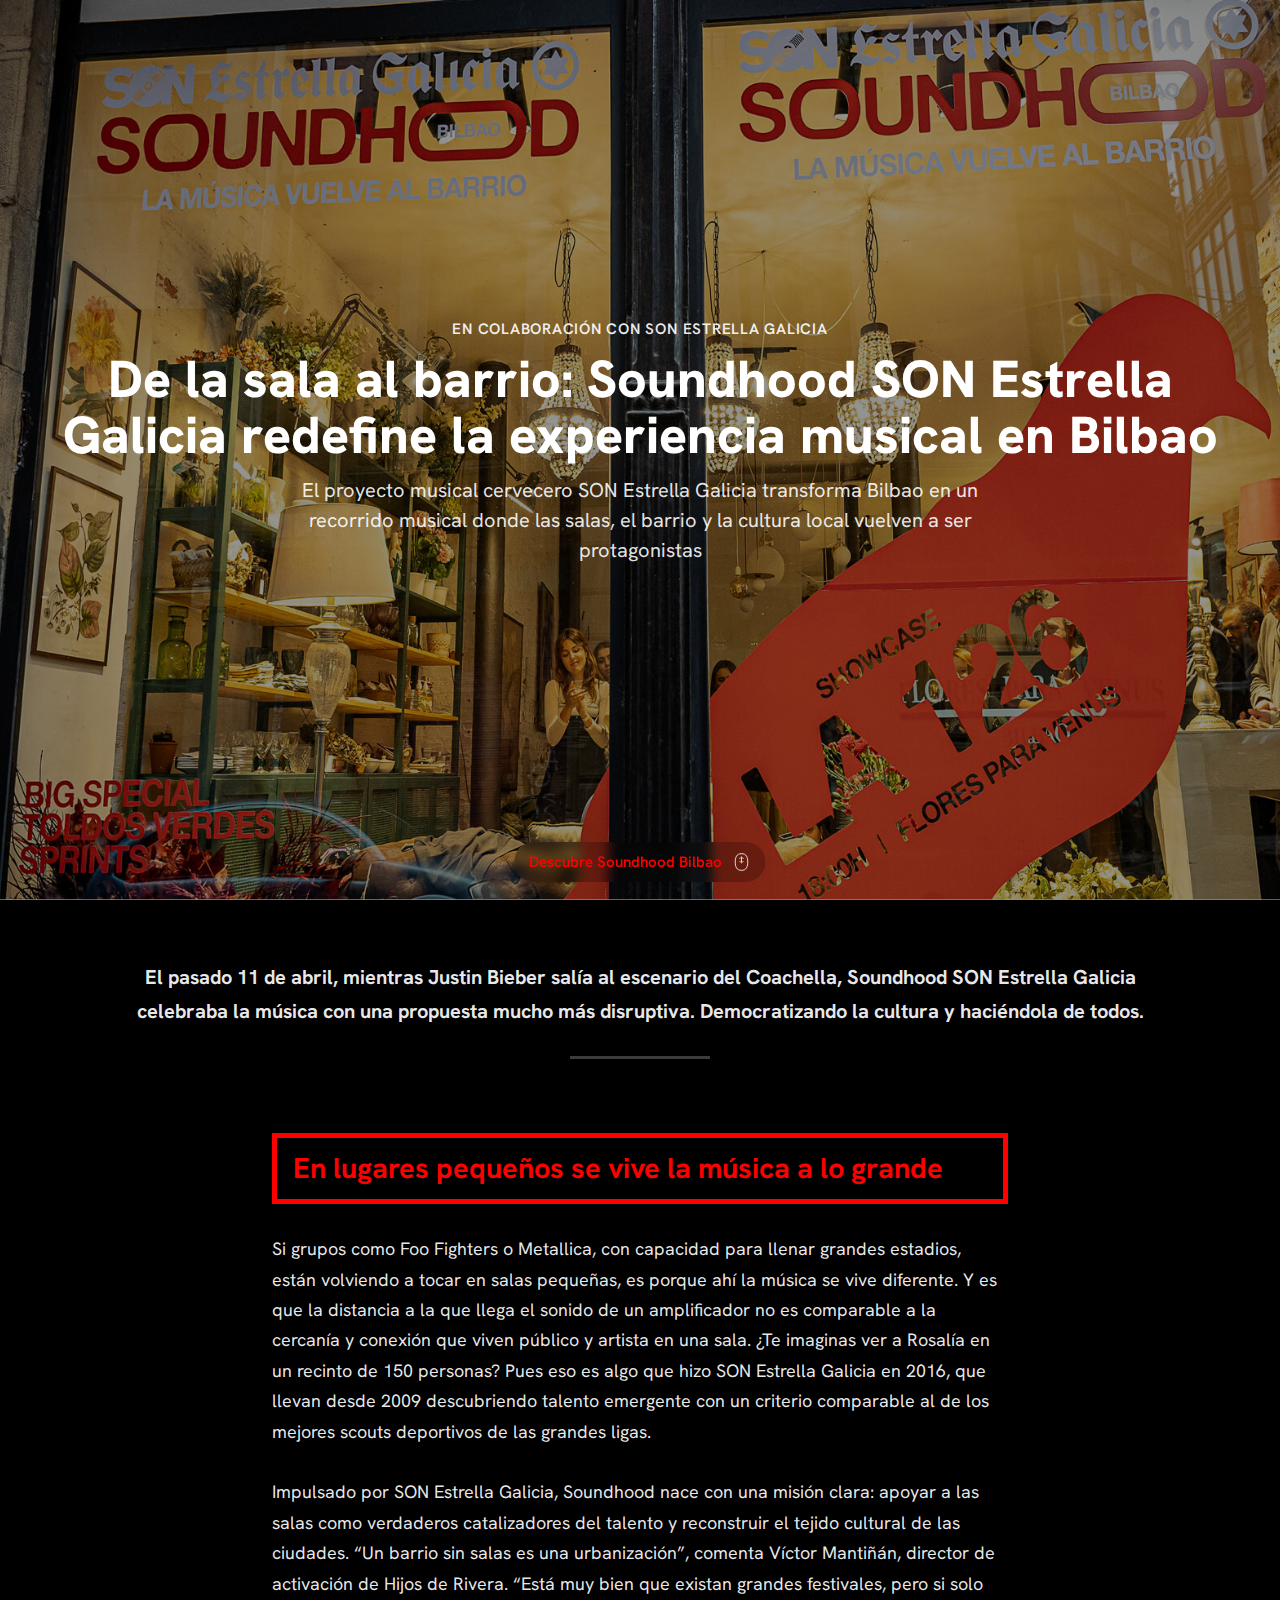
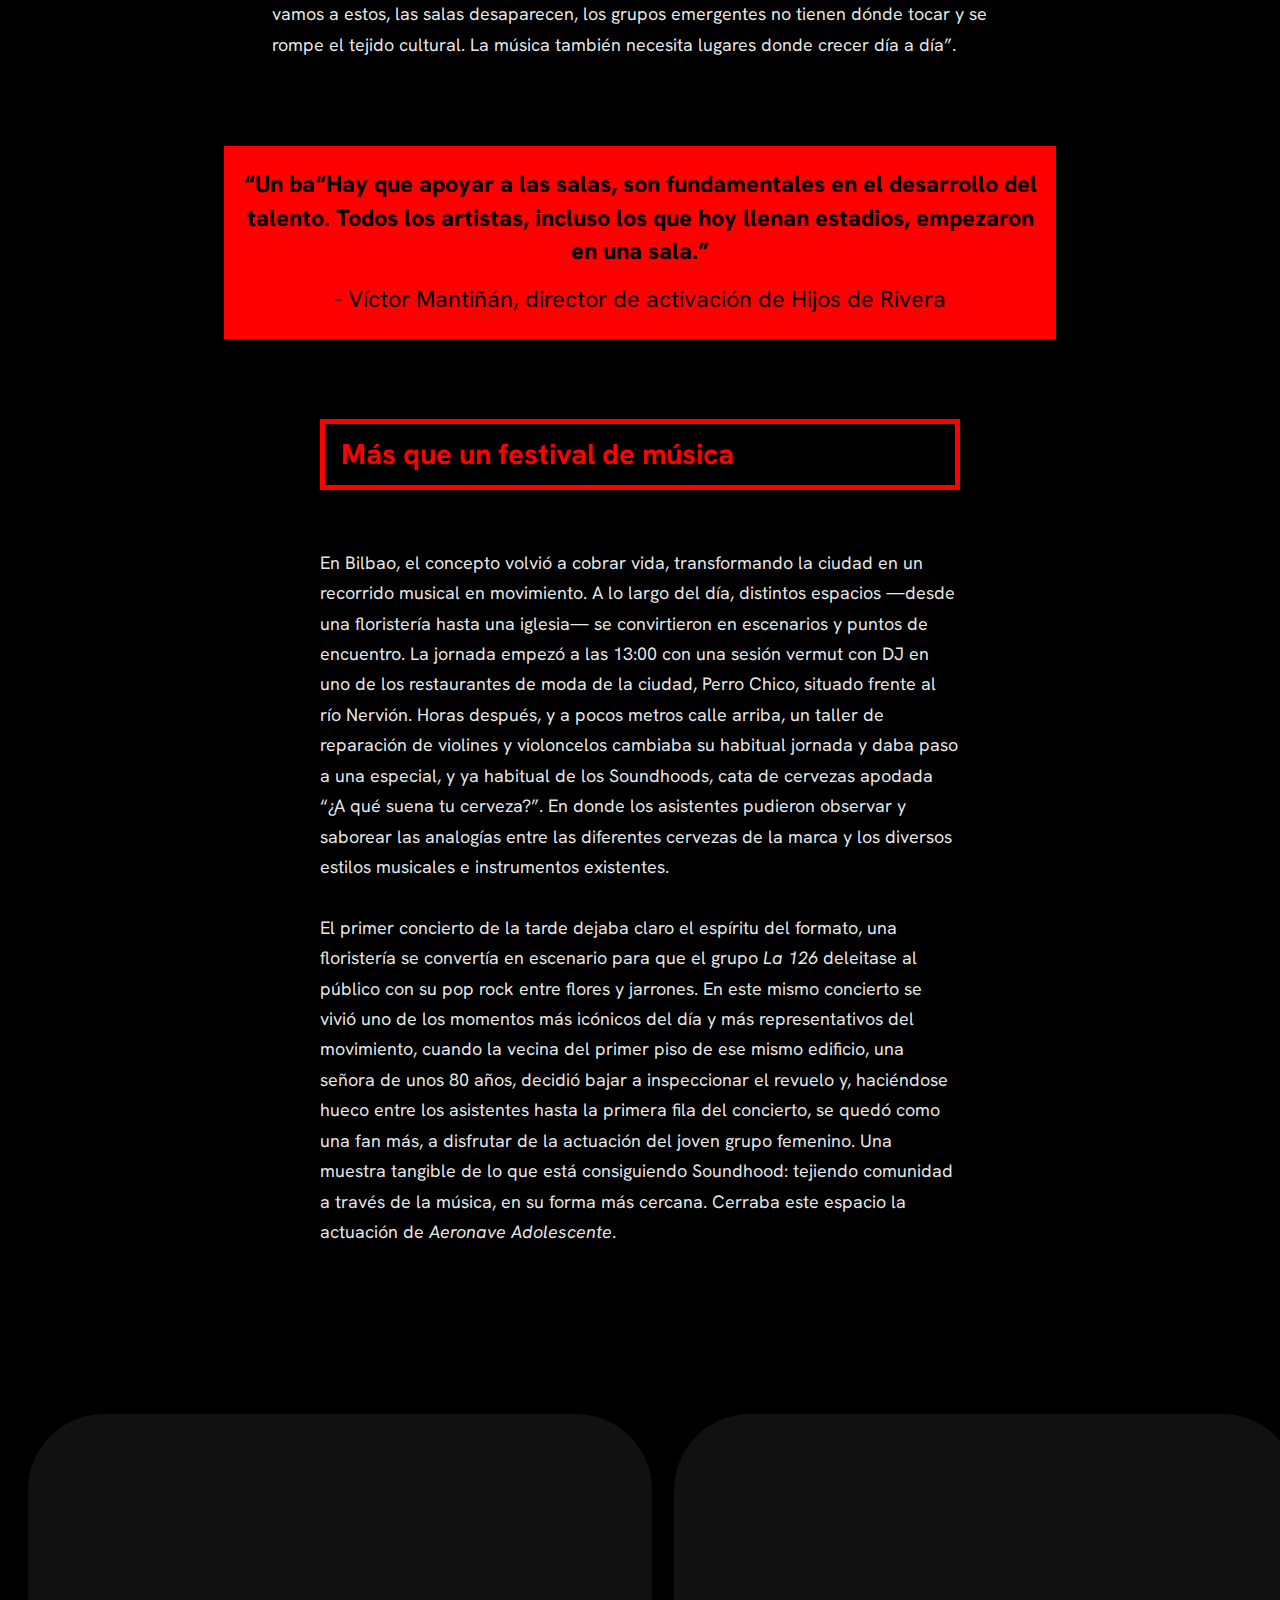
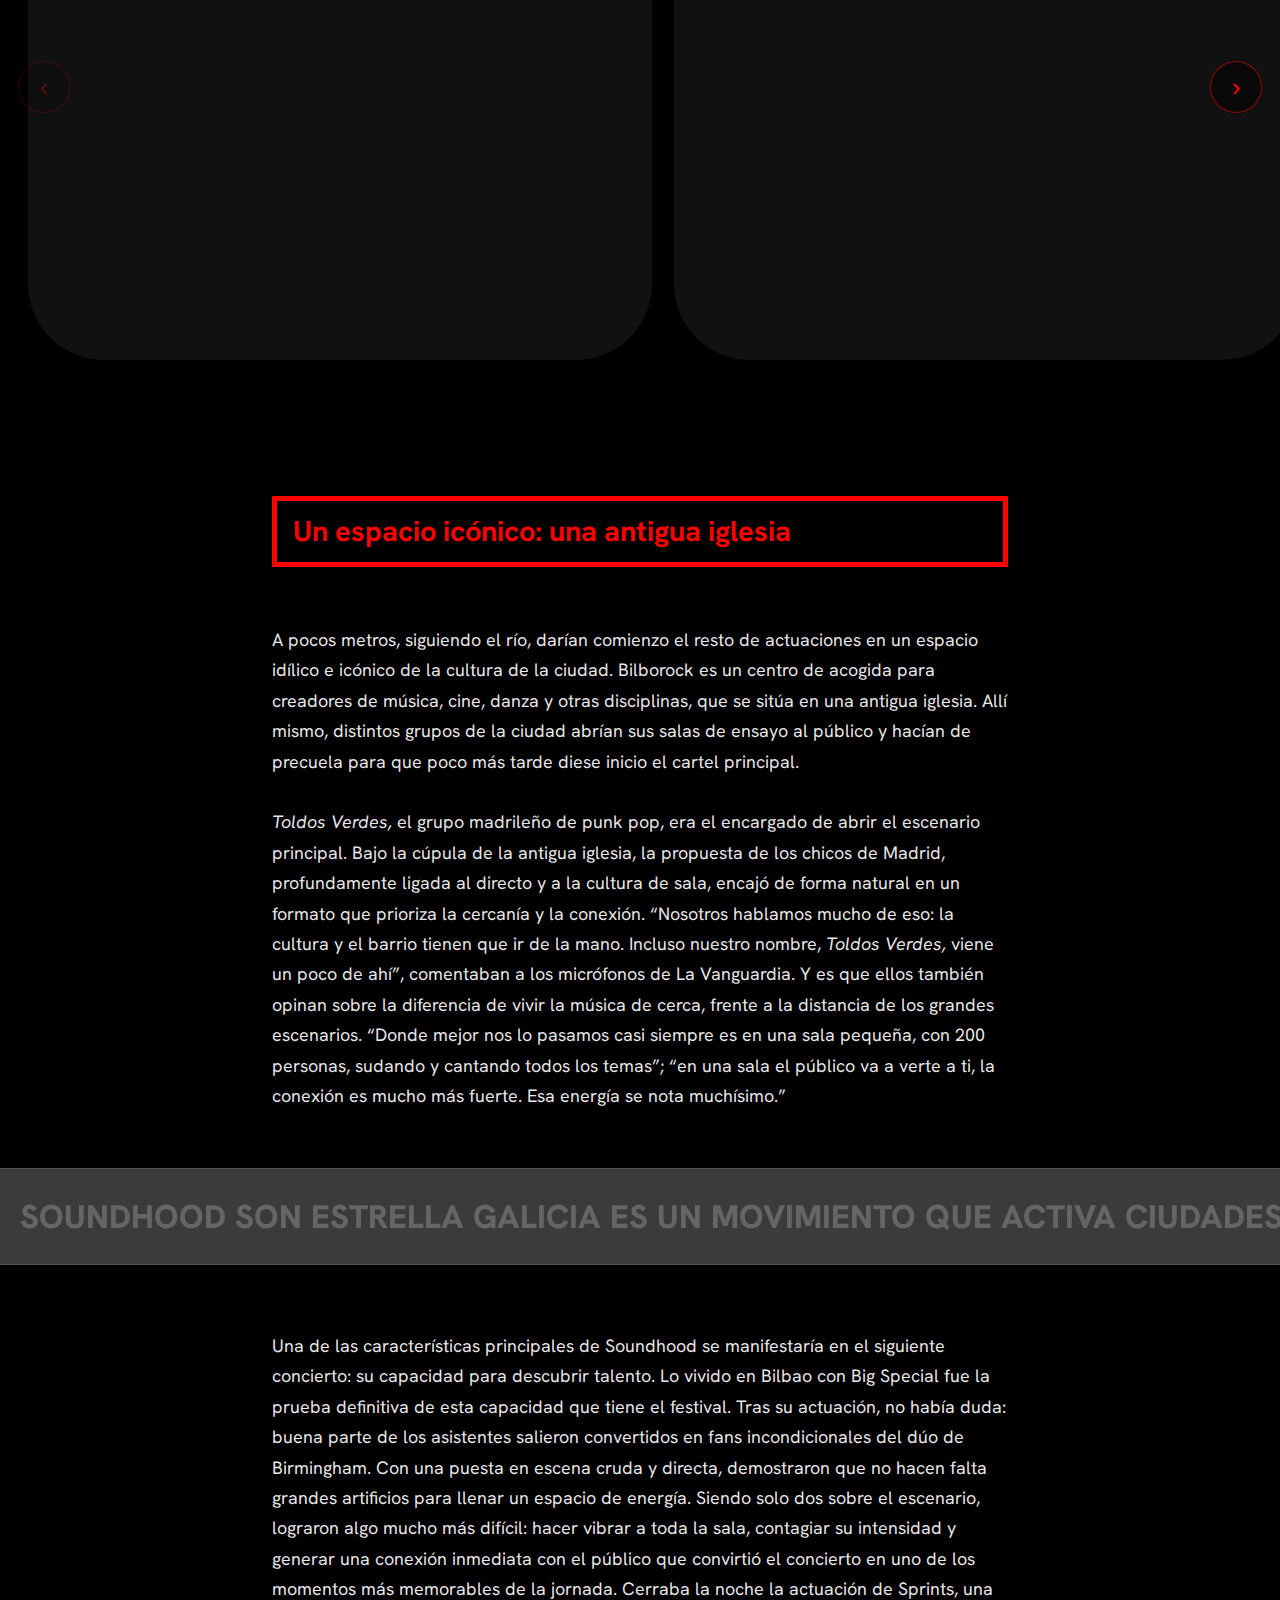
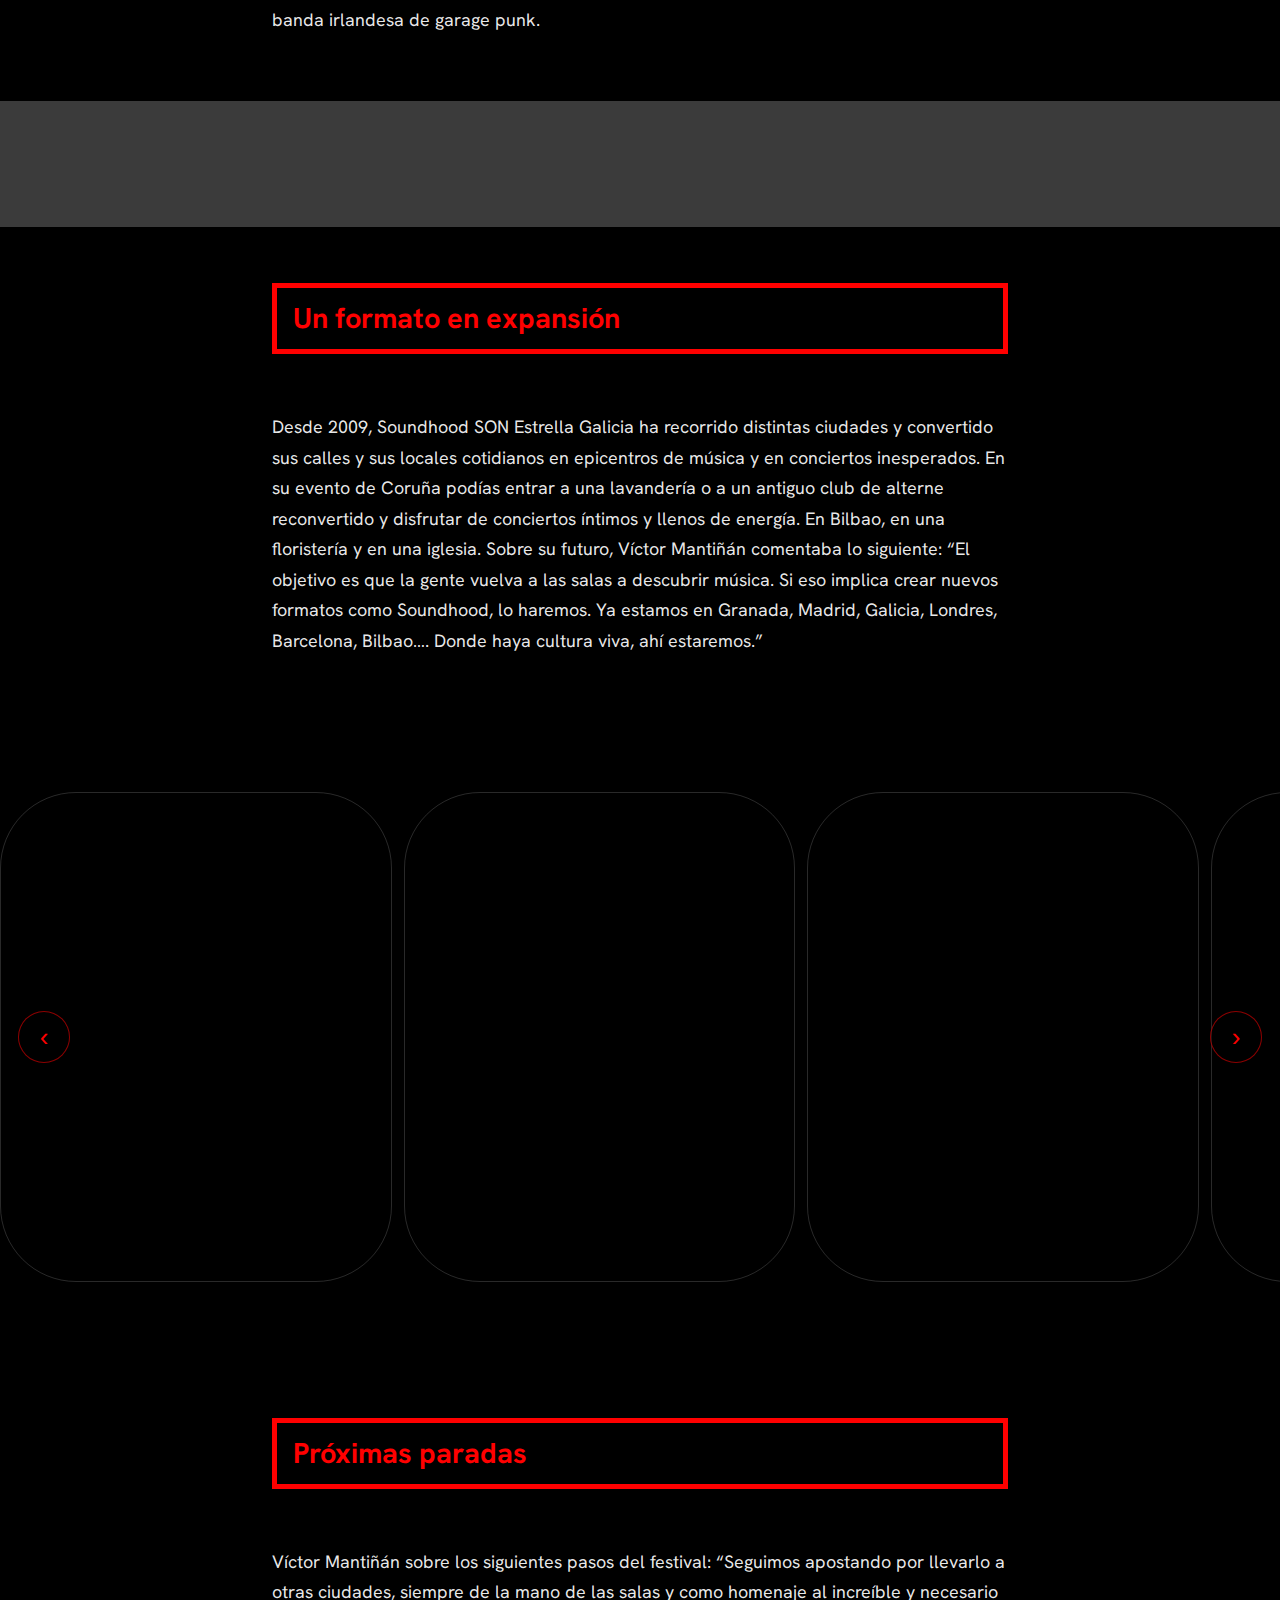
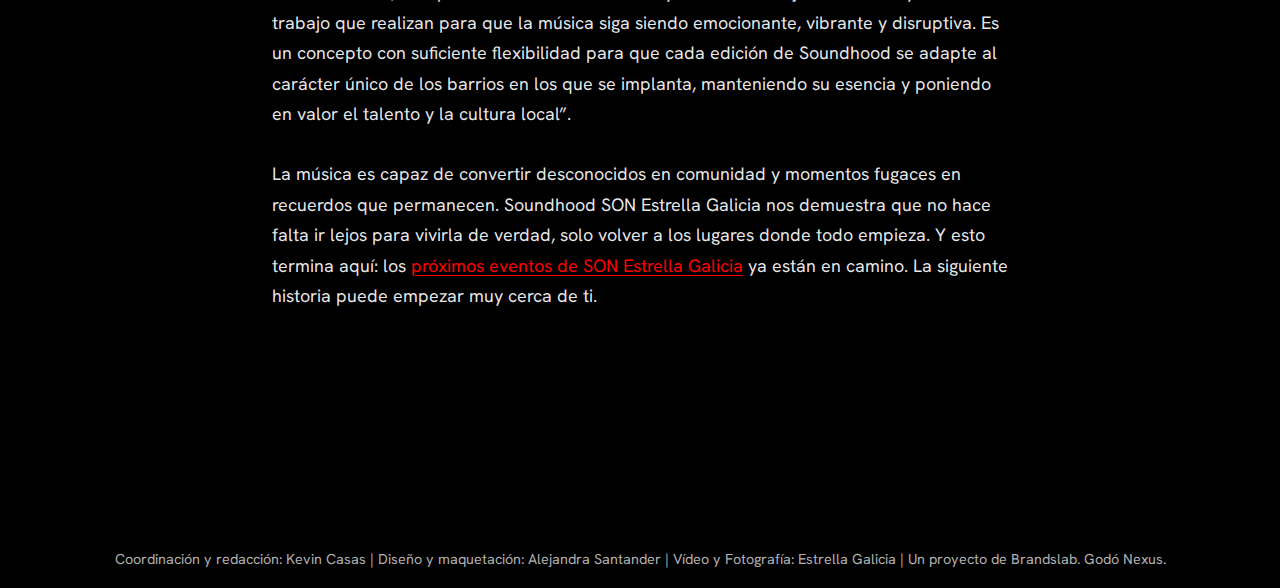
<file: estrella-galicia/04-2026/index.html>
<html lang="es">
<head>
    <meta charset="UTF-8">
    <meta name="viewport" content="width=device-width, initial-scale=1.0">
    <title>Estrella Galicia</title>
    <link rel="preconnect" href="https://fonts.googleapis.com">
    <link rel="preconnect" href="https://fonts.gstatic.com" crossorigin>
    <link href="https://fonts.googleapis.com/css2?family=Hanken+Grotesk:ital,wght@0,100..900;1,100..900&display=swap" rel="stylesheet">

    <link rel="stylesheet" href="assets/css/main.css">
</head>
<body>
    <a href="#main-content" class="eg-skip-link">Saltar al contenido principal</a>

    <div class="body-estrella">
        <main id="main-content" class="main-estrella" tabindex="-1">
            <!-- HERO ============================================= -->
            <section class="eg-hero" aria-labelledby="hero-title">
                <div class="eg-hero__bg" aria-hidden="true"></div>

                <div class="eg-hero__content">
                    <p class="eg-hero__kicker">en colaboración con SON ESTRELLA GALICIA</p>
                    <h1 id="hero-title" class="eg-hero__title">De la sala al barrio: Soundhood SON Estrella Galicia redefine la experiencia musical en Bilbao</h1>
                    <p class="eg-hero__subtitle">El proyecto musical cervecero SON Estrella Galicia transforma Bilbao en un recorrido musical donde las salas, el barrio y la cultura local vuelven a ser protagonistas</p>
                </div>

                <a class="eg-hero__scroll" href="#intro">
                    <span class="eg-hero__scrollText">Descubre Soundhood Bilbao</span>
                    <img class="eg-hero__scrollIcon" src="assets/img/scroll.svg" alt="" aria-hidden="true" loading="lazy" decoding="async">
                </a>
            </section>
            <div>
                <p class="eg-intro__text eg-intro__text--spaced">
                    <strong>El pasado 11 de abril, mientras Justin Bieber salía al escenario del Coachella, Soundhood SON Estrella Galicia celebraba la música con una propuesta mucho más disruptiva. Democratizando la cultura y haciéndola de todos.</strong>
                </p>
                <hr class="eg-divider" aria-hidden="true">
            </div>
            <!-- INTRO ============================================= -->
            <section id="intro" class="eg-intro" aria-labelledby="intro-title">
                <div class="eg-intro__inner">
                    
                    <h2 id="intro-title" class="eg-intro__title">En lugares pequeños se vive la música a lo grande</h2>
                    <p class="eg-intro__text">
                        Si grupos como Foo Fighters o Metallica, con capacidad para llenar grandes estadios, están volviendo a tocar en salas pequeñas, es porque ahí la música se vive diferente. Y es que la distancia a la que llega el sonido de un amplificador no es comparable a la cercanía y conexión que viven público y artista en una sala. ¿Te imaginas ver a Rosalía en un recinto de 150 personas? Pues eso es algo que hizo SON Estrella Galicia en 2016, que llevan desde 2009 descubriendo talento emergente con un criterio comparable al de los mejores scouts deportivos de las grandes ligas.
                    </p>
                    <p class="eg-intro__text">
                        Impulsado por SON Estrella Galicia, Soundhood nace con una misión clara: apoyar a las salas como verdaderos catalizadores del talento y reconstruir el tejido cultural de las ciudades. “Un barrio sin salas es una urbanización”, comenta Víctor Mantiñán, director de activación de Hijos de Rivera. “Está muy bien que existan grandes festivales, pero si solo vamos a estos, las salas desaparecen, los grupos emergentes no tienen dónde tocar y se rompe el tejido cultural. La música también necesita lugares donde crecer día a día”.
                    </p>
                </div>

                <div class="eg-intro__highlights" aria-label="Mensajes destacados">
                    <p class="eg-highlight eg-highlight--strong">“Un ba“Hay que apoyar a las salas, son fundamentales en el desarrollo del talento. Todos los artistas, incluso los que hoy llenan estadios, empezaron en una sala.”
                    <p class="eg-highlight">- Víctor Mantiñán, director de activación de Hijos de Rivera</p>
                </div>

                <div class="eg-split__content">
                    <h2 id="shorts-title" class="eg-split__title">Más que un festival de música</h2>
                    <p class="eg-split__text">
                        En Bilbao, el concepto volvió a cobrar vida, transformando la ciudad en un recorrido musical en movimiento. A lo largo del día, distintos espacios —desde una floristería hasta una iglesia— se convirtieron en escenarios y puntos de encuentro. La jornada empezó a las 13:00 con una sesión vermut con DJ en uno de los restaurantes de moda de la ciudad, Perro Chico, situado frente al río Nervión. Horas después, y a pocos metros calle arriba, un taller de reparación de violines y violoncelos cambiaba su habitual jornada y daba paso a una especial, y ya habitual de los Soundhoods, cata de cervezas apodada “¿A qué suena tu cerveza?”. En donde los asistentes pudieron observar y saborear las analogías entre las diferentes cervezas de la marca y los diversos estilos musicales e instrumentos existentes.
                    </p>
                    <p class="eg-split__text">
                        El primer concierto de la tarde dejaba claro el espíritu del formato, una floristería se convertía en escenario para que el grupo <i>La 126</i> deleitase al público con su pop rock entre flores y jarrones. En este mismo concierto se vivió uno de los momentos más icónicos del día y más representativos del movimiento, cuando la vecina del primer piso de ese mismo edificio, una señora de unos 80 años, decidió bajar a inspeccionar el revuelo y, haciéndose hueco entre los asistentes hasta la primera fila del concierto, se quedó como una fan más, a disfrutar de la actuación del joven grupo femenino. Una muestra tangible de lo que está consiguiendo Soundhood: tejiendo comunidad a través de la música, en su forma más cercana. Cerraba este espacio la actuación de <i>Aeronave Adolescente</i>.
                    </p>
                </div>
            </section>

            <!-- SLIDER ============================================= -->
            <section class="eg-carousel eg-carousel--main" aria-roledescription="carrusel" aria-label="Galería de momentos">
                <button class="eg-carousel__arrow eg-carousel__arrow--prev" type="button" aria-label="Anterior" disabled>
                    <span aria-hidden="true">‹</span>
                </button>

                <div class="eg-carousel__viewport" tabindex="0" aria-label="Desliza para ver más">
                    <div class="eg-carousel__track">
                        <article class="eg-carousel__slide" role="group" aria-label="1 de 6">
                            <img class="eg-carousel__img" src="assets/img/slide1.jpg" alt="Ambiente del evento Soundhood en Bilbao" loading="lazy" decoding="async">
                        </article>
                        <article class="eg-carousel__slide" role="group" aria-label="2 de 6">
                            <img class="eg-carousel__img" src="assets/img/slide2.jpg" alt="Música en directo en un espacio pequeño" loading="lazy" decoding="async">
                        </article>
                        <article class="eg-carousel__slide" role="group" aria-label="3 de 6">
                            <img class="eg-carousel__img" src="assets/img/slide3.jpg" alt="Público disfrutando de un concierto cercano" loading="lazy" decoding="async">
                        </article>
                        <article class="eg-carousel__slide" role="group" aria-label="4 de 6">
                            <img class="eg-carousel__img" src="assets/img/slide4.jpg" alt="Detalle del escenario y la atmósfera" loading="lazy" decoding="async">
                        </article>
                        <article class="eg-carousel__slide" role="group" aria-label="5 de 6">
                            <img class="eg-carousel__img" src="assets/img/slide5.jpg" alt="Recorrido musical por el barrio" loading="lazy" decoding="async">
                        </article>
                        <article class="eg-carousel__slide" role="group" aria-label="6 de 6">
                            <img class="eg-carousel__img" src="assets/img/slide6.jpg" alt="Momento destacado del recorrido Soundhood" loading="lazy" decoding="async">
                        </article>
                    </div>
                </div>

                <button class="eg-carousel__arrow eg-carousel__arrow--next" type="button" aria-label="Siguiente">
                    <span aria-hidden="true">›</span>
                </button>
            </section>

            <!-- TEXTO + DESTACADO ============================================= -->
            <section class="eg-text" aria-labelledby="text1-title">
                <div class="eg-text__inner">
                    <h2 id="text1-title" class="eg-text__title">Un espacio icónico: una antigua iglesia</h2>
                    <p class="eg-text__text">
                        A pocos metros, siguiendo el río, darían comienzo el resto de actuaciones en un espacio idílico e icónico de la cultura de la ciudad. Bilborock es un centro de acogida para creadores de música, cine, danza y otras disciplinas, que se sitúa en una antigua iglesia. Allí mismo, distintos grupos de la ciudad abrían sus salas de ensayo al público y hacían de precuela para que poco más tarde diese inicio el cartel principal.
                    </p>
                    <p class="eg-text__text">
                        <i>Toldos Verdes,</i> el grupo madrileño de punk pop, era el encargado de abrir el escenario principal. Bajo la cúpula de la antigua iglesia, la propuesta de los chicos de Madrid, profundamente ligada al directo y a la cultura de sala, encajó de forma natural en un formato que prioriza la cercanía y la conexión. “Nosotros hablamos mucho de eso: la cultura y el barrio tienen que ir de la mano. Incluso nuestro nombre, <i>Toldos Verdes,</i> viene un poco de ahí”, comentaban a los micrófonos de La Vanguardia. Y es que ellos también opinan sobre la diferencia de vivir la música de cerca, frente a la distancia de los grandes escenarios. “Donde mejor nos lo pasamos casi siempre es en una sala pequeña, con 200 personas, sudando y cantando todos los temas”; “en una sala el público va a verte a ti, la conexión es mucho más fuerte. Esa energía se nota muchísimo.”
                    </p>
                </div>
            </section>

            <figure class="eg-feature" aria-label="Imagen destacada">
                <img class="eg-feature__img" src="assets/img/destacado.jpg" alt="Imagen destacada de Soundhood Bilbao" loading="lazy" decoding="async">
            </figure>

            <div class="eg-marquee" role="region" aria-label="Mensaje en movimiento">
                <div class="eg-marquee__track" aria-hidden="true">
                    <span class="eg-marquee__item">Soundhood SON Estrella Galicia es un movimiento que activa ciudades y pone en valor su cultura local</span>
                    <span class="eg-marquee__item">Soundhood SON Estrella Galicia es un movimiento que activa ciudades y pone en valor su cultura local</span>
                    <span class="eg-marquee__item">Soundhood SON Estrella Galicia es un movimiento que activa ciudades y pone en valor su cultura local</span>
                </div>
                <p class="eg-marquee__sr">Soundhood SON Estrella Galicia es un movimiento que activa ciudades y pone en valor su cultura local</p>
            </div>

            <section class="eg-text eg-text--afterMarquee" aria-labelledby="text2-title">
                <div class="eg-text__inner">
                    <p id="text2-title" class="eg-text__text">
                        Una de las características principales de Soundhood se manifestaría en el siguiente concierto: su capacidad para descubrir talento. Lo vivido en Bilbao con Big Special fue la prueba definitiva de esta capacidad que tiene el festival. Tras su actuación, no había duda: buena parte de los asistentes salieron convertidos en fans incondicionales del dúo de Birmingham. Con una puesta en escena cruda y directa, demostraron que no hacen falta grandes artificios para llenar un espacio de energía. Siendo solo dos sobre el escenario, lograron algo mucho más difícil: hacer vibrar a toda la sala, contagiar su intensidad y generar una conexión inmediata con el público que convirtió el concierto en uno de los momentos más memorables de la jornada. Cerraba la noche la actuación de Sprints, una banda irlandesa de garage punk.
                    </p>
                </div>
            </section>

            <!-- GALERÍA EN GRIS ============================================= -->
            <section class="eg-gallery" aria-labelledby="gallery-title">
                <div class="eg-gallery__inner">
                    <div class="eg-gallery__grid" aria-label="Galería de imágenes">
                        <img class="eg-gallery__img" src="assets/img/artista1.png" alt="Galería 1" loading="lazy" decoding="async">
                        <img class="eg-gallery__img" src="assets/img/artista2.png" alt="Galería 2" loading="lazy" decoding="async">
                        <img class="eg-gallery__img" src="assets/img/artista3.png" alt="Galería 3" loading="lazy" decoding="async">
                        <img class="eg-gallery__img" src="assets/img/artista4.png" alt="Galería 4" loading="lazy" decoding="async">
                        <img class="eg-gallery__img" src="assets/img/artista5.png" alt="Galería 5" loading="lazy" decoding="async">
                        <img class="eg-gallery__img" src="assets/img/artista6.png" alt="Galería 6" loading="lazy" decoding="async">
                        <img class="eg-gallery__img" src="assets/img/artista7.png" alt="Galería 7" loading="lazy" decoding="async">
                        <img class="eg-gallery__img" src="assets/img/artista8.png" alt="Galería 8" loading="lazy" decoding="async">
                        <img class="eg-gallery__img" src="assets/img/artista9.png" alt="Galería 9" loading="lazy" decoding="async">
                        <img class="eg-gallery__img" src="assets/img/artista10.png" alt="Galería 10" loading="lazy" decoding="async">
                    </div>
                </div>
            </section>

            <!-- CIERRE ============================================= -->
            <section class="eg-text" aria-labelledby="text3-title">
                <div class="eg-text__inner">
                    <h2 id="text3-title" class="eg-text__title">Un formato en expansión</h2>
                    <p class="eg-text__text">
                        Desde 2009, Soundhood SON Estrella Galicia ha recorrido distintas ciudades y convertido sus calles y sus locales cotidianos en epicentros de música y en conciertos inesperados. En su evento de Coruña podías entrar a una lavandería o a un antiguo club de alterne reconvertido y disfrutar de conciertos íntimos y llenos de energía. En Bilbao, en una floristería y en una iglesia.  Sobre su futuro, Víctor Mantiñán comentaba lo siguiente: “El objetivo es que la gente vuelva a las salas a descubrir música. Si eso implica crear nuevos formatos como Soundhood, lo haremos. Ya estamos en Granada, Madrid, Galicia, Londres, Barcelona, Bilbao…. Donde haya cultura viva, ahí estaremos.”
                    </p>
                </div>
            </section>

            <!-- SLIDER (VERTICAL) ============================================= -->
            <section class="eg-carousel eg-carousel--tall" aria-roledescription="carrusel" aria-label="Galería de artistas">
                <button class="eg-carousel__arrow eg-carousel__arrow--prev" type="button" aria-label="Anterior" disabled>
                    <span aria-hidden="true">‹</span>
                </button>

                <div class="eg-carousel__viewport" tabindex="0" aria-label="Desliza para ver más artistas">
                    <div class="eg-carousel__track">
                        <article class="eg-carousel__slide" role="group" aria-label="1 de 8">
                            <img class="eg-carousel__img" src="assets/img/slide1-1.png" alt="Artista 1" loading="lazy" decoding="async">
                        </article>
                        <article class="eg-carousel__slide" role="group" aria-label="2 de 8">
                            <img class="eg-carousel__img" src="assets/img/slide1-2.png" alt="Artista 2" loading="lazy" decoding="async">
                        </article>
                        <article class="eg-carousel__slide" role="group" aria-label="3 de 8">
                            <img class="eg-carousel__img" src="assets/img/slide1-3.png" alt="Artista 3" loading="lazy" decoding="async">
                        </article>
                        <article class="eg-carousel__slide" role="group" aria-label="4 de 8">
                            <img class="eg-carousel__img" src="assets/img/slide1-4.png" alt="Artista 4" loading="lazy" decoding="async">
                        </article>
                        <article class="eg-carousel__slide" role="group" aria-label="5 de 8">
                            <img class="eg-carousel__img" src="assets/img/slide1-5.png" alt="Artista 5" loading="lazy" decoding="async">
                        </article>
                        <article class="eg-carousel__slide" role="group" aria-label="6 de 8">
                            <img class="eg-carousel__img" src="assets/img/slide1-6.png" alt="Artista 6" loading="lazy" decoding="async">
                        </article>
                        <article class="eg-carousel__slide" role="group" aria-label="7 de 8">
                            <img class="eg-carousel__img" src="assets/img/slide1-7.png" alt="Artista 7" loading="lazy" decoding="async">
                        </article>
                        <article class="eg-carousel__slide" role="group" aria-label="8 de 8">
                            <img class="eg-carousel__img" src="assets/img/slide1-8.png" alt="Artista 8" loading="lazy" decoding="async">
                        </article>
                    </div>
                </div>

                <button class="eg-carousel__arrow eg-carousel__arrow--next" type="button" aria-label="Siguiente">
                    <span aria-hidden="true">›</span>
                </button>
            </section>

            <section class="eg-text" aria-labelledby="text4-title">
                <div class="eg-text__inner">
                    <h2 id="text4-title" class="eg-text__title">Próximas paradas</h2>
                    <p class="eg-text__text">
                        Víctor Mantiñán sobre los siguientes pasos del festival: “Seguimos apostando por llevarlo a otras ciudades, siempre de la mano de las salas y como homenaje al increíble y necesario trabajo que realizan para que la música siga siendo emocionante, vibrante y disruptiva. Es un concepto con suficiente flexibilidad para que cada edición de Soundhood se adapte al carácter único de los barrios en los que se implanta, manteniendo su esencia y poniendo en valor el talento y la cultura local”.
                    </p>
                    <p class="eg-text__text">
                        La música es capaz de convertir desconocidos en comunidad y momentos fugaces en recuerdos que permanecen. Soundhood SON Estrella Galicia nos demuestra que no hace falta ir lejos para vivirla de verdad, solo volver a los lugares donde todo empieza. Y esto termina aquí: los <a class="eg-text__link" href="https://estrellagalicia.es/son/?utm_source=grupo_godo&utm_medium=online&utm_campaign=soundhood_bilbao" target="_blank" rel="noopener noreferrer">próximos eventos de SON Estrella Galicia</a> ya están en camino. La siguiente historia puede empezar muy cerca de ti.
                    </p>
                </div>
            </section>

            <div class="eg-logo" aria-label="Logo">
                <img class="eg-logo__img" src="assets/img/logo.png" alt="Logo Soundhood" loading="lazy" decoding="async">
            </div>
        </main>

        <!-- CRÉDITOS ============================================= -->
        <div class="footer-estrella" role="contentinfo" aria-label="Créditos del proyecto">
            <div class="container-fluid-ise">
                <span>Coordinación y redacción: Kevin Casas</span> |
                <span>Diseño y maquetación: Alejandra Santander</span> |
                <span>Vídeo y Fotografía: Estrella Galicia</span> |
                <span>Un proyecto de Brandslab. Godó Nexus.</span>
            </div>
        </div>
    </div>

    <script defer src="assets/js/slider.js"></script>
</body>
</html>
</file>
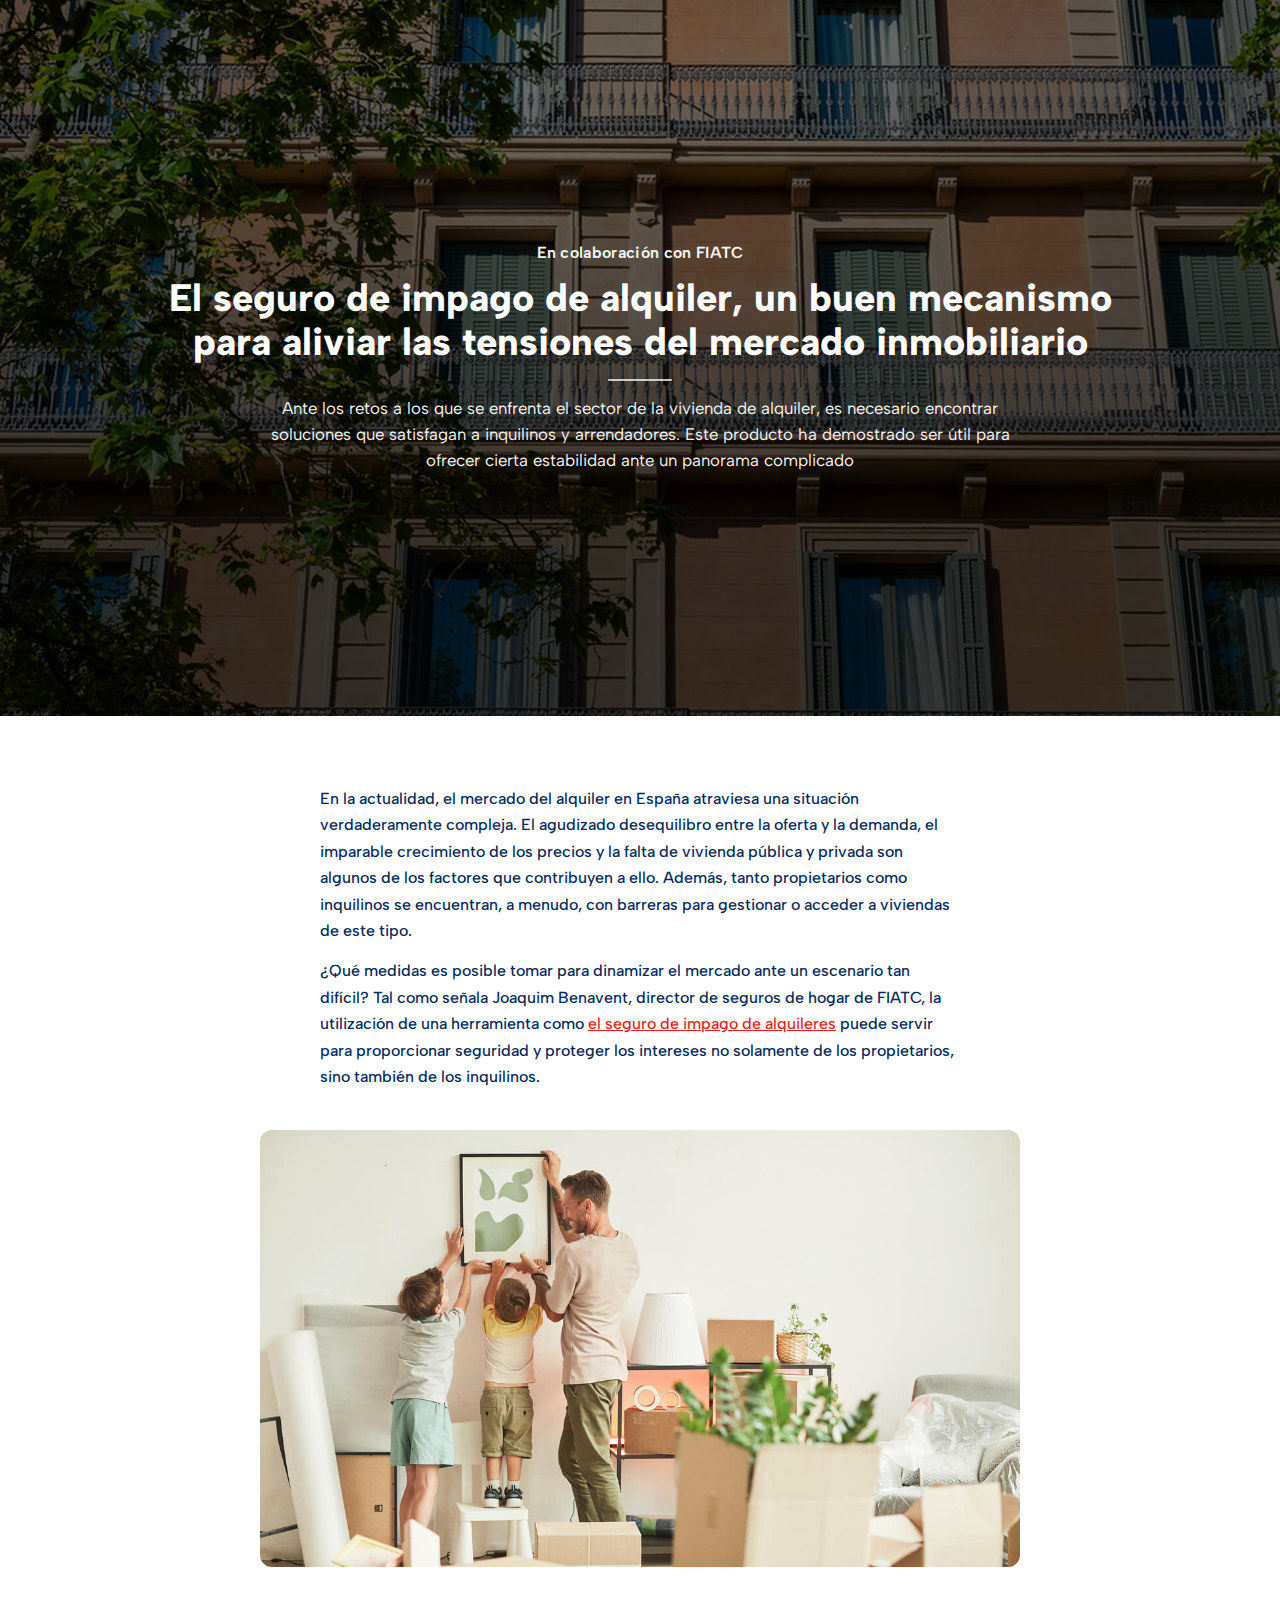
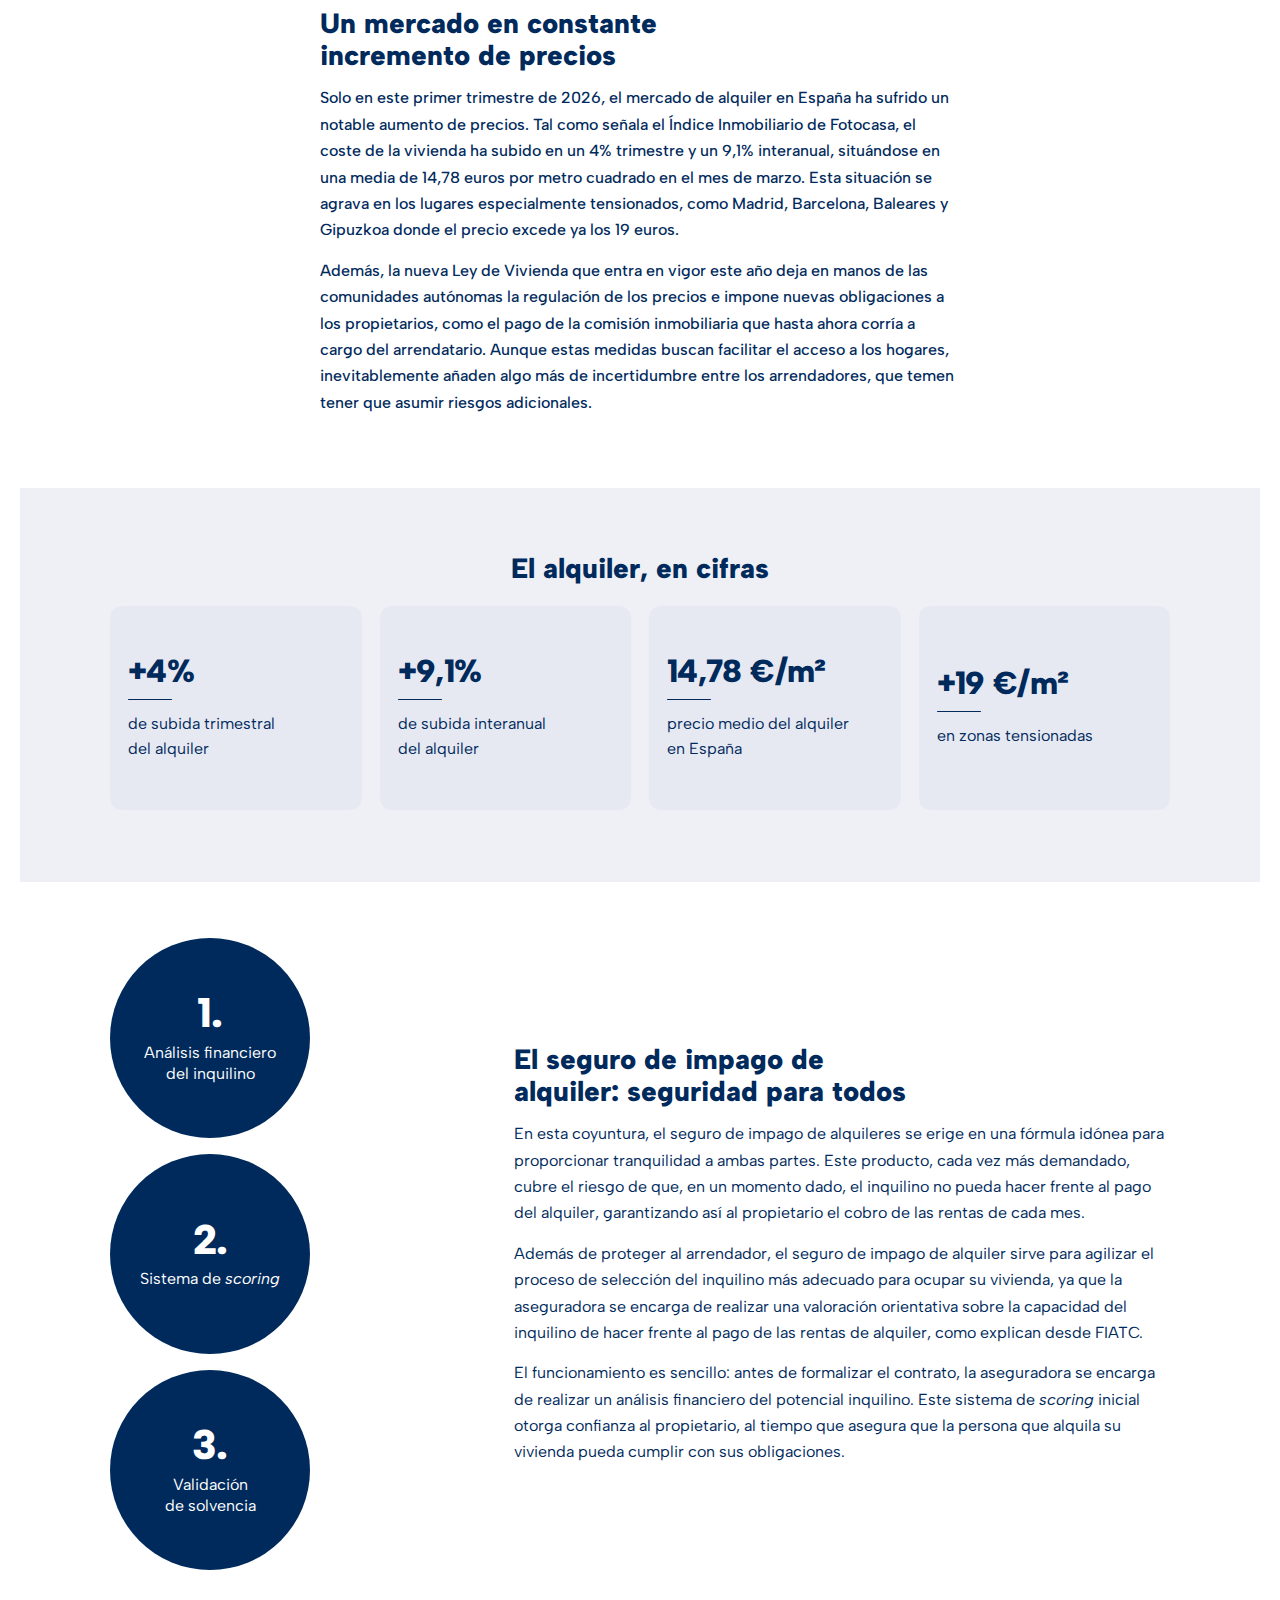
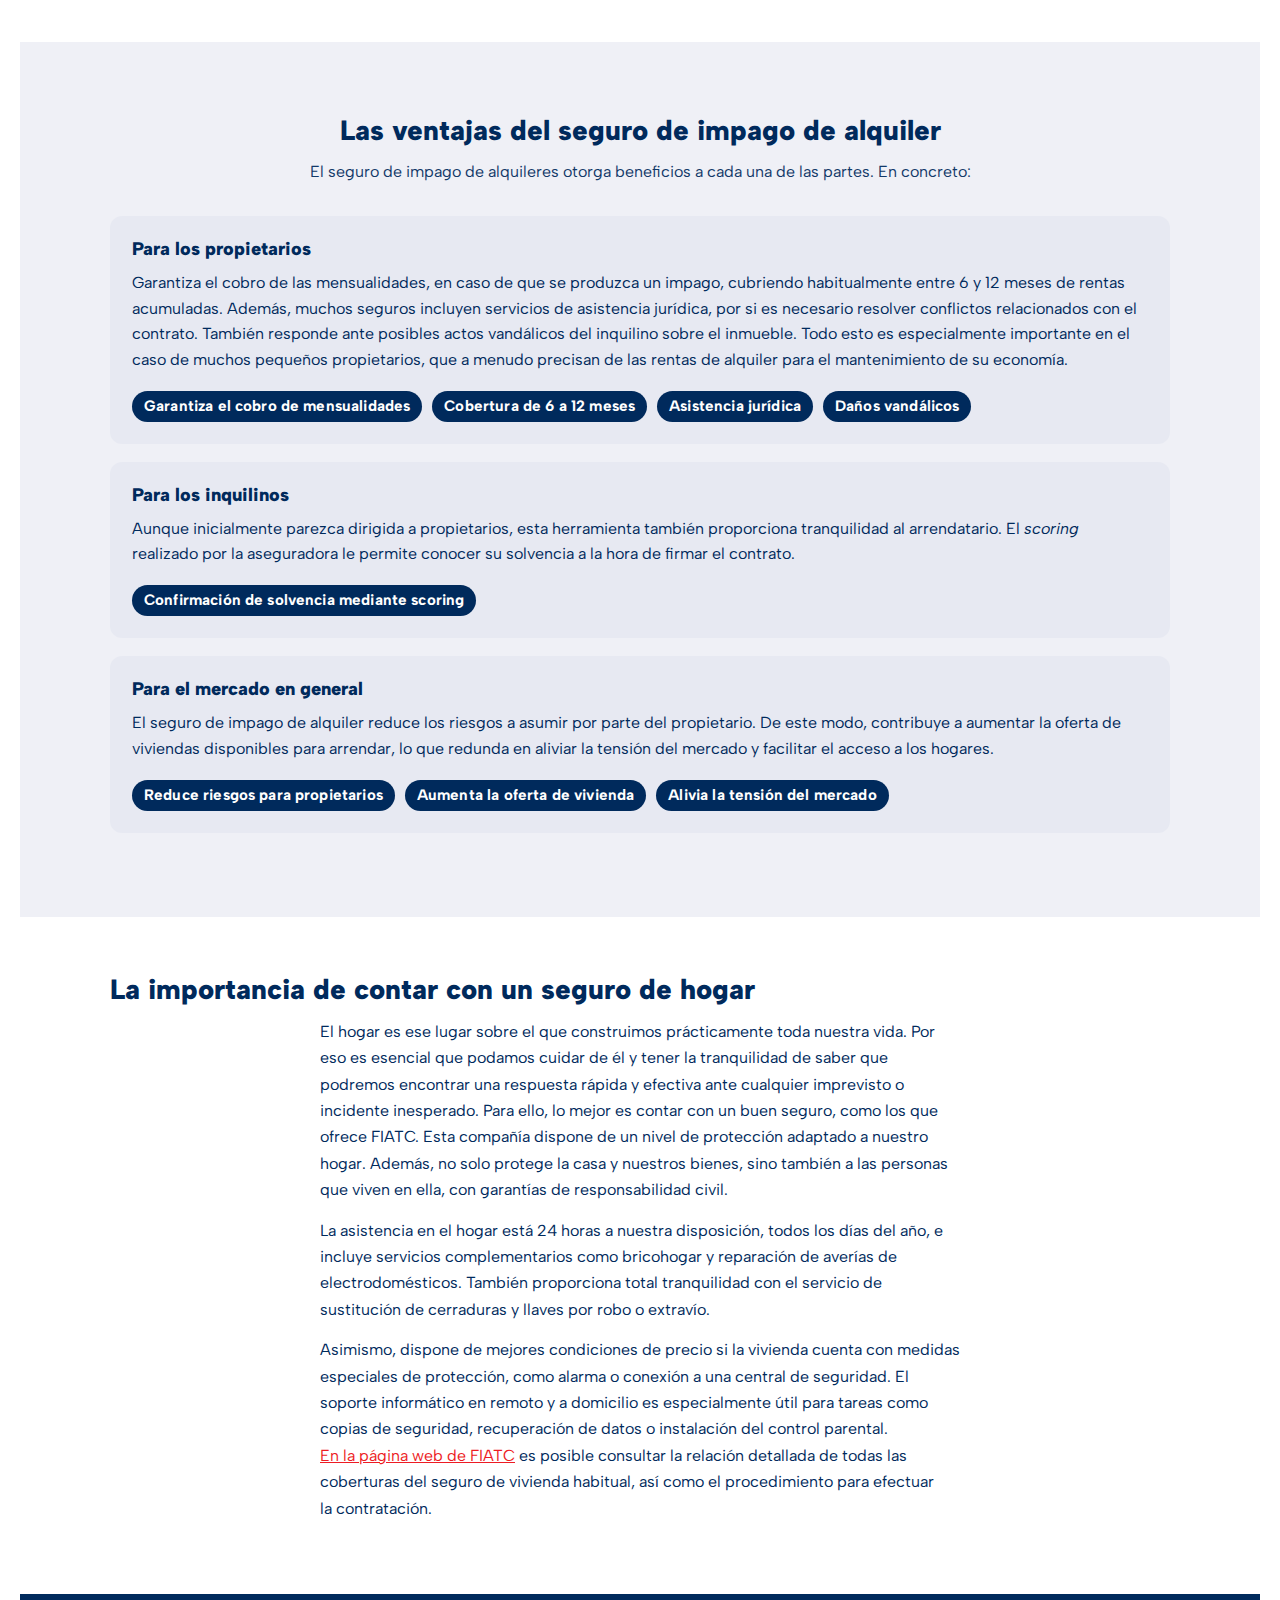
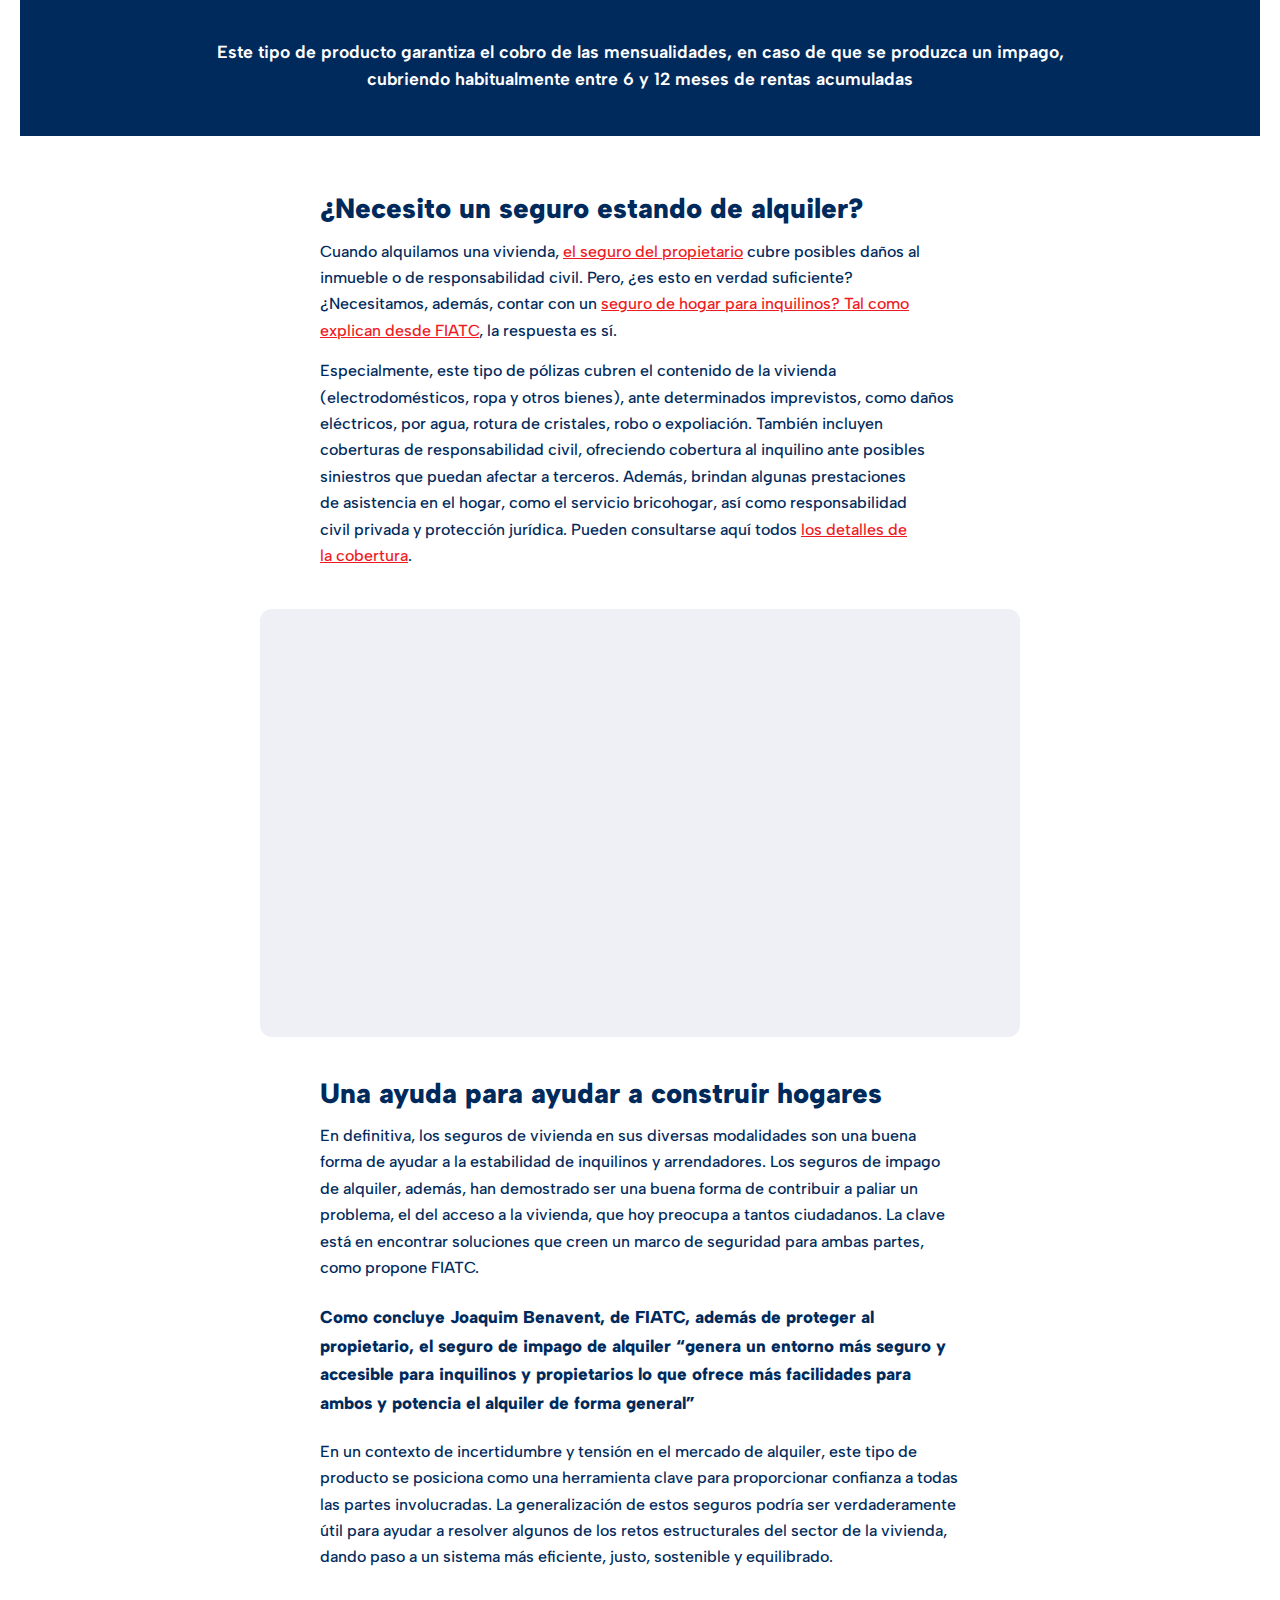
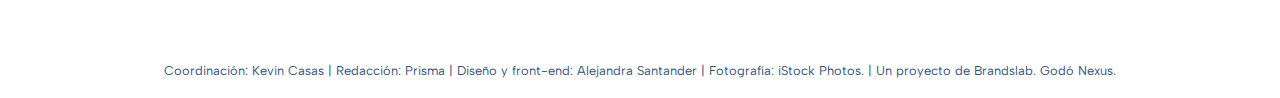
<file: fiatc/04-2026/index.html>
<!DOCTYPE html>
<html lang="es">
<head>
    <meta charset="UTF-8">
    <meta name="viewport" content="width=device-width, initial-scale=1.0">
    <title>FIATC</title>
    <meta name="description" content="El seguro de impago de alquiler, un buen mecanismo para aliviar las tensiones del mercado inmobiliario">

    <link rel="stylesheet" href="assets/css/main.css">

    <link rel="preconnect" href="https://fonts.googleapis.com">
    <link rel="preconnect" href="https://fonts.gstatic.com" crossorigin>
    <link rel="preload" as="style" href="https://fonts.googleapis.com/css2?family=Albert+Sans:ital,wght@0,100..900;1,100..900&display=swap">
    <link href="https://fonts.googleapis.com/css2?family=Albert+Sans:ital,wght@0,100..900;1,100..900&display=swap" rel="stylesheet">
    <!-- Scripts de terceros: resolver DNS antes -->
    <link rel="dns-prefetch" href="https://cdn.jsdelivr.net">
    <link rel="dns-prefetch" href="https://brandedcontentgrupogodo.github.io">
</head>
<body>
    <div class="body-fiatc">
        <a class="omoda-skiplink" href="#contenido">Saltar al contenido principal</a>

        <header class="fiatc-hero" role="banner" aria-label="Introducción">
            <div class="fiatc-hero__overlay" aria-hidden="true"></div>
            <div class="fiatc-hero__inner">
                <p class="fiatc-hero__kicker">En colaboración con FIATC</p>
                <h1 class="fiatc-hero__title">El seguro de impago de alquiler, un buen mecanismo para aliviar las tensiones del mercado inmobiliario</h1>
                <hr class="fiatc-hero__divider" aria-hidden="true">
                <p class="fiatc-hero__subtitle">Ante los retos a los que se enfrenta el sector de la vivienda de alquiler, es necesario encontrar soluciones que satisfagan a inquilinos y arrendadores. Este producto ha demostrado ser útil para ofrecer cierta estabilidad ante un panorama complicado</p>
            </div>
        </header>

        <main id="contenido" class="fiatc-main" tabindex="-1">
            <section class="fiatc-section" aria-label="Contenido principal">
                <div class="fiatc-prose">
                    <p class="fiatc-prose__paragraph">En la actualidad, el mercado del alquiler en España atraviesa una situación verdaderamente compleja. El agudizado desequilibro entre la oferta y la demanda, el imparable crecimiento de los precios y la falta de vivienda pública y privada son algunos de los factores que contribuyen a ello. Además, tanto propietarios como inquilinos se encuentran, a menudo, con barreras para gestionar o acceder a viviendas de este tipo.</p>
                    <p class="fiatc-prose__paragraph">¿Qué medidas es posible tomar para dinamizar el mercado ante un escenario tan difícil? Tal como señala Joaquim Benavent, director de seguros de hogar de FIATC, la utilización de una herramienta como <a class="omoda-links" href="https://www.fiatc.es/seguros-de-hogar/impagos-de-alquileres?utm_source=La_Vanguardia&utm_medium=referral&utm_campaign=branded_content_hogar&c=F90012P0002" target="_blank" rel="nofollow noopener noreferrer">el seguro de impago de alquileres</a> puede servir para proporcionar seguridad y proteger los intereses no solamente de los propietarios, sino también de los inquilinos.</p>
                </div>

                <figure class="fiatc-media">
                    <img class="fiatc-media__img" src="assets/img/fiatc-1.jpg" alt="imagen familia de mudanza" width="1200" height="675" loading="lazy" decoding="async">
                </figure>

                <div class="fiatc-prose">
                    <h2 class="fiatc-prose__title">Un mercado en constante incremento de precios</h2>
                    <p class="fiatc-prose__paragraph">Solo en este primer trimestre de 2026, el mercado de alquiler en España ha sufrido un notable aumento de precios. Tal como señala el Índice Inmobiliario de Fotocasa, el coste de la vivienda ha subido en un 4% trimestre y un 9,1% interanual, situándose en una media de 14,78 euros por metro cuadrado en el mes de marzo. Esta situación se agrava en los lugares especialmente tensionados, como Madrid, Barcelona, Baleares y Gipuzkoa donde el precio excede ya los 19 euros.</p>
                    <p class="fiatc-prose__paragraph">Además, la nueva Ley de Vivienda que entra en vigor este año deja en manos de las comunidades autónomas la regulación de los precios e impone nuevas obligaciones a los propietarios, como el pago de la comisión inmobiliaria que hasta ahora corría a cargo del arrendatario. Aunque estas medidas buscan facilitar el acceso a los hogares, inevitablemente añaden algo más de incertidumbre entre los arrendadores, que temen tener que asumir riesgos adicionales.</p>
                </div>
            </section>

            <section class="fiatc-stats" aria-label="El alquiler en cifras">
                <div class="fiatc-stats__inner">
                    <h2 class="fiatc-stats__title">El alquiler, en cifras</h2>

                    <div class="fiatc-stats__grid">
                        <article class="fiatc-stats__card" aria-label="Dato 1">
                            <div class="fiatc-stats__card-inner">
                                <p class="fiatc-stats__number">+4%</p>
                                <hr class="fiatc-stats__rule" aria-hidden="true">
                                <p class="fiatc-stats__desc">de subida trimestral del alquiler</p>
                            </div>
                        </article>

                        <article class="fiatc-stats__card" aria-label="Dato 2">
                            <div class="fiatc-stats__card-inner">
                                <p class="fiatc-stats__number">+9,1%</p>
                                <hr class="fiatc-stats__rule" aria-hidden="true">
                                <p class="fiatc-stats__desc">de subida interanual del alquiler</p>
                            </div>
                        </article>

                        <article class="fiatc-stats__card" aria-label="Dato 3">
                            <div class="fiatc-stats__card-inner">
                                <p class="fiatc-stats__number">14,78 €/m²</p>
                                <hr class="fiatc-stats__rule" aria-hidden="true">
                                <p class="fiatc-stats__desc">precio medio del alquiler en España</p>
                            </div>
                        </article>

                        <article class="fiatc-stats__card" aria-label="Dato 4">
                            <div class="fiatc-stats__card-inner">
                                <p class="fiatc-stats__number">+19 €/m²</p>
                                <hr class="fiatc-stats__rule" aria-hidden="true">
                                <p class="fiatc-stats__desc">en zonas tensionadas</p>
                            </div>
                        </article>
                    </div>
                </div>
            </section>

            <section class="fiatc-split" aria-label="Indicadores y contexto">
                <div class="fiatc-split__inner">
                    <div class="fiatc-split__left" aria-label="Indicadores">
                        <div class="fiatc-split__stack">
                            <div class="fiatc-split__circle" aria-label="Indicador 1">
                                <div class="fiatc-split__circle-inner">
                                    <p class="fiatc-split__circle-number">1.</p>
                                    <p class="fiatc-split__circle-text">Análisis financiero del inquilino</p>
                                </div>
                            </div>

                            <div class="fiatc-split__circle" aria-label="Indicador 2">
                                <div class="fiatc-split__circle-inner">
                                    <p class="fiatc-split__circle-number">2.</p>
                                    <p class="fiatc-split__circle-text">Sistema de <i>scoring</i></p>
                                </div>
                            </div>

                            <div class="fiatc-split__circle" aria-label="Indicador 3">
                                <div class="fiatc-split__circle-inner">
                                    <p class="fiatc-split__circle-number">3.</p>
                                    <p class="fiatc-split__circle-text">Validación de solvencia</p>
                                </div>
                            </div>
                        </div>
                    </div>

                    <div class="fiatc-split__right">
                        <h2 class="fiatc-split__title">El seguro de impago de alquiler: seguridad para todos</h2>
                        <p class="fiatc-split__paragraph">En esta coyuntura, el seguro de impago de alquileres se erige en una fórmula idónea para proporcionar tranquilidad a ambas partes. Este producto, cada vez más demandado, cubre el riesgo de que, en un momento dado, el inquilino no pueda hacer frente al pago del alquiler, garantizando así al propietario el cobro de las rentas de cada mes.</p>
                        <p class="fiatc-split__paragraph">Además de proteger al arrendador, el seguro de impago de alquiler sirve para agilizar el proceso de selección del inquilino más adecuado para ocupar su vivienda, ya que la aseguradora se encarga de realizar una valoración orientativa sobre la capacidad del inquilino de hacer frente al pago de las rentas de alquiler, como explican desde FIATC.</p>
                        <p class="fiatc-split__paragraph">El funcionamiento es sencillo: antes de formalizar el contrato, la aseguradora se encarga de realizar un análisis financiero del potencial inquilino. Este sistema de <i>scoring</i> inicial otorga confianza al propietario, al tiempo que asegura que la persona que alquila su vivienda pueda cumplir con sus obligaciones.</p>
                    </div>
                </div>
            </section>

            <section class="fiatc-cards" aria-label="Información clave">
                <div class="fiatc-cards__inner">
                    <h2 class="fiatc-cards__title">Las ventajas del seguro de impago de alquiler</h2>
                    <p class="fiatc-cards__subtitle">El seguro de impago de alquileres otorga beneficios a cada una de las partes. En concreto:</p>

                    <div class="fiatc-cards__list" role="list">
                        <article class="fiatc-cards__card" role="listitem">
                            <div class="fiatc-cards__card-inner">
                                <h3 class="fiatc-cards__card-title">Para los propietarios</h3>
                                <p class="fiatc-cards__card-desc">Garantiza el cobro de las mensualidades, en caso de que se produzca un impago, cubriendo habitualmente entre 6 y 12 meses de rentas acumuladas. Además, muchos seguros incluyen servicios de asistencia jurídica, por si es necesario resolver conflictos relacionados con el contrato. También responde ante posibles actos vandálicos del inquilino sobre el inmueble. Todo esto es especialmente importante en el caso de muchos pequeños propietarios, que a menudo precisan de las rentas de alquiler para el mantenimiento de su economía.</p>
                                <div class="fiatc-cards__tags" aria-label="Conceptos clave">
                                    <span class="fiatc-cards__tag">Garantiza el cobro de mensualidades</span>
                                    <span class="fiatc-cards__tag">Cobertura de 6 a 12 meses</span>
                                    <span class="fiatc-cards__tag">Asistencia jurídica</span>
                                    <span class="fiatc-cards__tag">Daños vandálicos</span>
                                </div>
                            </div>
                        </article>

                        <article class="fiatc-cards__card" role="listitem">
                            <div class="fiatc-cards__card-inner">
                                <h3 class="fiatc-cards__card-title">Para los inquilinos</h3>
                                <p class="fiatc-cards__card-desc">Aunque inicialmente parezca dirigida a propietarios, esta herramienta también proporciona tranquilidad al arrendatario. El <i>scoring</i> realizado por la aseguradora le permite conocer su solvencia a la hora de firmar el contrato.</p>
                                <div class="fiatc-cards__tags" aria-label="Concepto clave">
                                    <span class="fiatc-cards__tag">Confirmación de solvencia mediante scoring</span>
                                </div>
                            </div>
                        </article>

                        <article class="fiatc-cards__card" role="listitem">
                            <div class="fiatc-cards__card-inner">
                                <h3 class="fiatc-cards__card-title">Para el mercado en general</h3>
                                <p class="fiatc-cards__card-desc">El seguro de impago de alquiler reduce los riesgos a asumir por parte del propietario. De este modo, contribuye a aumentar la oferta de viviendas disponibles para arrendar, lo que redunda en aliviar la tensión del mercado y facilitar el acceso a los hogares.</p>
                                <div class="fiatc-cards__tags" aria-label="Conceptos clave">
                                    <span class="fiatc-cards__tag">Reduce riesgos para propietarios</span>
                                    <span class="fiatc-cards__tag">Aumenta la oferta de vivienda</span>
                                    <span class="fiatc-cards__tag">Alivia la tensión del mercado</span>
                                </div>
                            </div>
                        </article>
                    </div>
                </div>
            </section>

            <section class="fiatc-textblock" aria-label="Contexto ampliado">
                <div class="fiatc-textblock__inner">
                    <h2 class="fiatc-textblock__title">La importancia de contar con un seguro de hogar</h2>
                    <p class="fiatc-textblock__paragraph">El hogar es ese lugar sobre el que construimos prácticamente toda nuestra vida. Por eso es esencial que podamos cuidar de él y tener la tranquilidad de saber que podremos encontrar una respuesta rápida y efectiva ante cualquier imprevisto o incidente inesperado. Para ello, lo mejor es contar con un buen seguro, como los que ofrece FIATC. Esta compañía dispone de un nivel de protección adaptado a nuestro hogar. Además, no solo protege la casa y nuestros bienes, sino también a las personas que viven en ella, con garantías de responsabilidad civil.</p>
                    <p class="fiatc-textblock__paragraph">La asistencia en el hogar está 24 horas a nuestra disposición, todos los días del año, e incluye servicios complementarios como bricohogar y reparación de averías de electrodomésticos. También proporciona total tranquilidad con el servicio de sustitución de cerraduras y llaves por robo o extravío.</p>
                    <p class="fiatc-textblock__paragraph">Asimismo, dispone de mejores condiciones de precio si la vivienda cuenta con medidas especiales de protección, como alarma o conexión a una central de seguridad. El soporte informático en remoto y a domicilio es especialmente útil para tareas como copias de seguridad, recuperación de datos o instalación del control parental. <a class="omoda-links" href="https://www.fiatc.es/seguros-de-hogar?utm_source=La_Vanguardia&utm_medium=referral&utm_campaign=branded_content_hogar&c=F90012P0002" target="_blank" rel="nofollow noopener noreferrer">En la página web de FIATC</a> es posible consultar la relación detallada de todas las coberturas del seguro de vivienda habitual, así como el procedimiento para efectuar la contratación.</p>
                </div>
            </section>

            <section class="fiatc-highlight" aria-label="Texto destacado">
                <div class="fiatc-highlight__inner">
                    <p class="fiatc-highlight__text">Este tipo de producto garantiza el cobro de las mensualidades, en caso de que se produzca un impago, cubriendo habitualmente entre 6 y 12 meses de rentas acumuladas</p>
                </div>
            </section>

            <section class="fiatc-section" aria-label="Contenido principal">
                <div class="fiatc-prose">
                    <h2 class="fiatc-deep__title">¿Necesito un seguro estando de alquiler?</h2>
                    <p class="fiatc-prose__paragraph">Cuando alquilamos una vivienda, <a class="omoda-links" href="https://www.fiatc.es/seguros-de-hogar/alquiler-para-propietarios?utm_source=La_Vanguardia&utm_medium=referral&utm_campaign=branded_content_hogar&c=F90012P0002" target="_blank" rel="nofollow noopener noreferrer"> el seguro del propietario</a> cubre posibles daños al inmueble o de responsabilidad civil. Pero, ¿es esto en verdad suficiente? ¿Necesitamos, además, contar con un <a class="omoda-links" href="https://www.fiatc.es/seguros-de-hogar/inquilinos?utm_source=La_Vanguardia&utm_medium=referral&utm_campaign=branded_content_hogar&c=F90012P0002" target="_blank" rel="nofollow noopener noreferrer">seguro de hogar para inquilinos? Tal como explican desde FIATC</a>, la respuesta es sí.</p>
                    <p class="fiatc-prose__paragraph">Especialmente, este tipo de pólizas cubren el contenido de la vivienda (electrodomésticos, ropa y otros bienes), ante determinados imprevistos, como daños eléctricos, por agua, rotura de cristales, robo o expoliación. También incluyen coberturas de responsabilidad civil, ofreciendo cobertura al inquilino ante posibles siniestros que puedan afectar a terceros. Además, brindan algunas prestaciones de asistencia en el hogar, como el servicio bricohogar, así como responsabilidad civil privada y protección jurídica. Pueden consultarse aquí todos <a class="omoda-links" href="https://www.fiatc.es/seguros-de-hogar/inquilinos?utm_source=La_Vanguardia&utm_medium=referral&utm_campaign=branded_content_hogar&c=F90012P0002" target="_blank" rel="nofollow noopener noreferrer">los detalles de la cobertura</a>.</p>
                </div>

                <figure class="fiatc-media">
                    <img class="fiatc-media__img" src="assets/img/fiatc-2.jpg" alt="imagen familia de mudanza" width="1200" height="675" loading="lazy" decoding="async">
                </figure>

                <div class="fiatc-prose">
                    <h2 class="fiatc-prose__title">Una ayuda para ayudar a construir hogares</h2>
                    <p class="fiatc-prose__paragraph">En definitiva, los seguros de vivienda en sus diversas modalidades son una buena forma de ayudar a la estabilidad de inquilinos y arrendadores. Los seguros de impago de alquiler, además, han demostrado ser una buena forma de contribuir a paliar un problema, el del acceso a la vivienda, que hoy preocupa a tantos ciudadanos. La clave está en encontrar soluciones que creen un marco de seguridad para ambas partes, como propone FIATC.</p>
                    <p class="fiatc-deep__lead">Como concluye Joaquim Benavent, de FIATC, además de proteger al propietario, el seguro de impago de alquiler “genera un entorno más seguro y accesible para inquilinos y propietarios lo que ofrece más facilidades para ambos y potencia el alquiler de forma general”</p>
                    <p class="fiatc-prose__paragraph">En un contexto de incertidumbre y tensión en el mercado de alquiler, este tipo de producto se posiciona como una herramienta clave para proporcionar confianza a todas las partes involucradas. La generalización de estos seguros podría ser verdaderamente útil para ayudar a resolver algunos de los retos estructurales del sector de la vivienda, dando paso a un sistema más eficiente, justo, sostenible y equilibrado.</p>
                </div>
            </section>

            
        </main>

        <!-- CRÉDITOS -->
        <footer class="creditos-fiatc" aria-label="Créditos del proyecto">
            <div class="container-fluid-cred">
                <span>Coordinación: Kevin Casas</span> |
                <span>Redacción: Prisma</span> |
                <span>Diseño y front-end: Alejandra Santander</span> |
                <span>Fotografía: iStock Photos.</span> |
                <span>Un proyecto de Brandslab. Godó Nexus.</span>
            </div>
        </footer>
    </div>

    <script src="assets/js/main.js" defer></script>
</body>
</html>
</file>
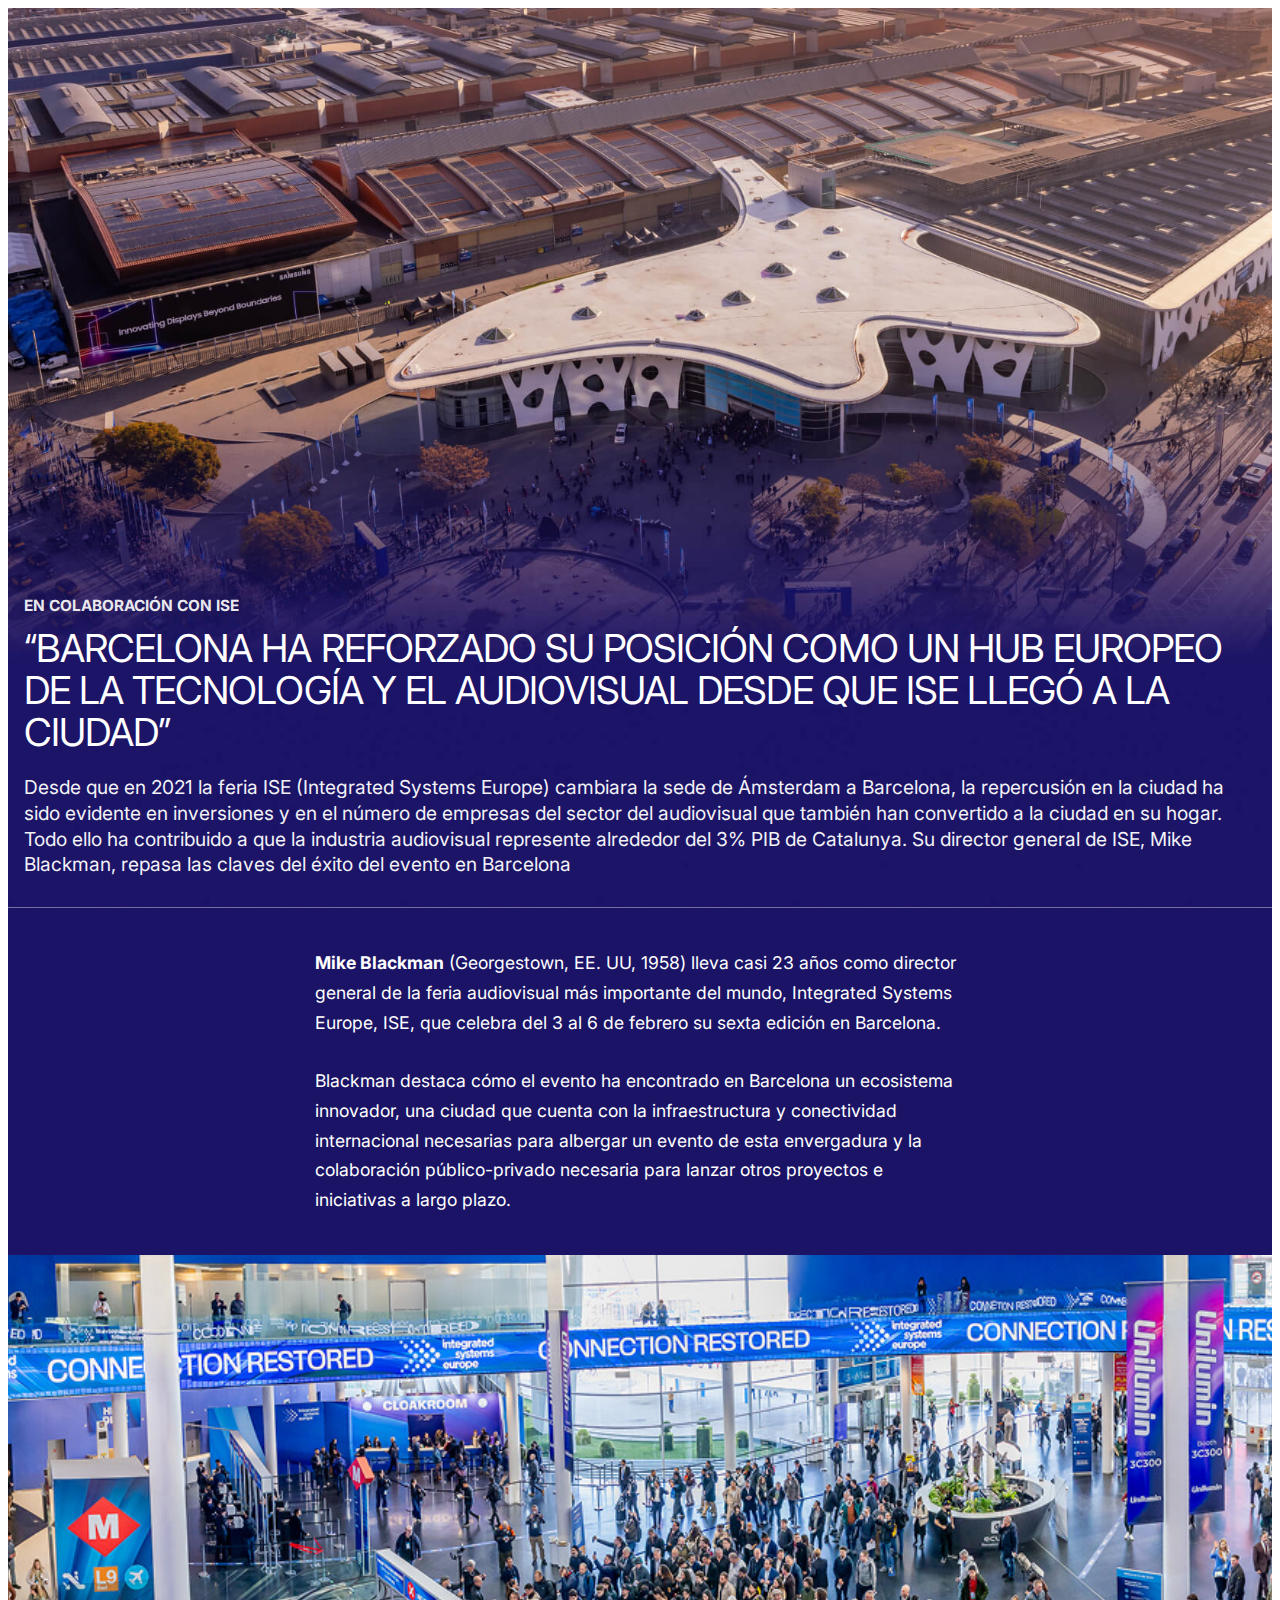
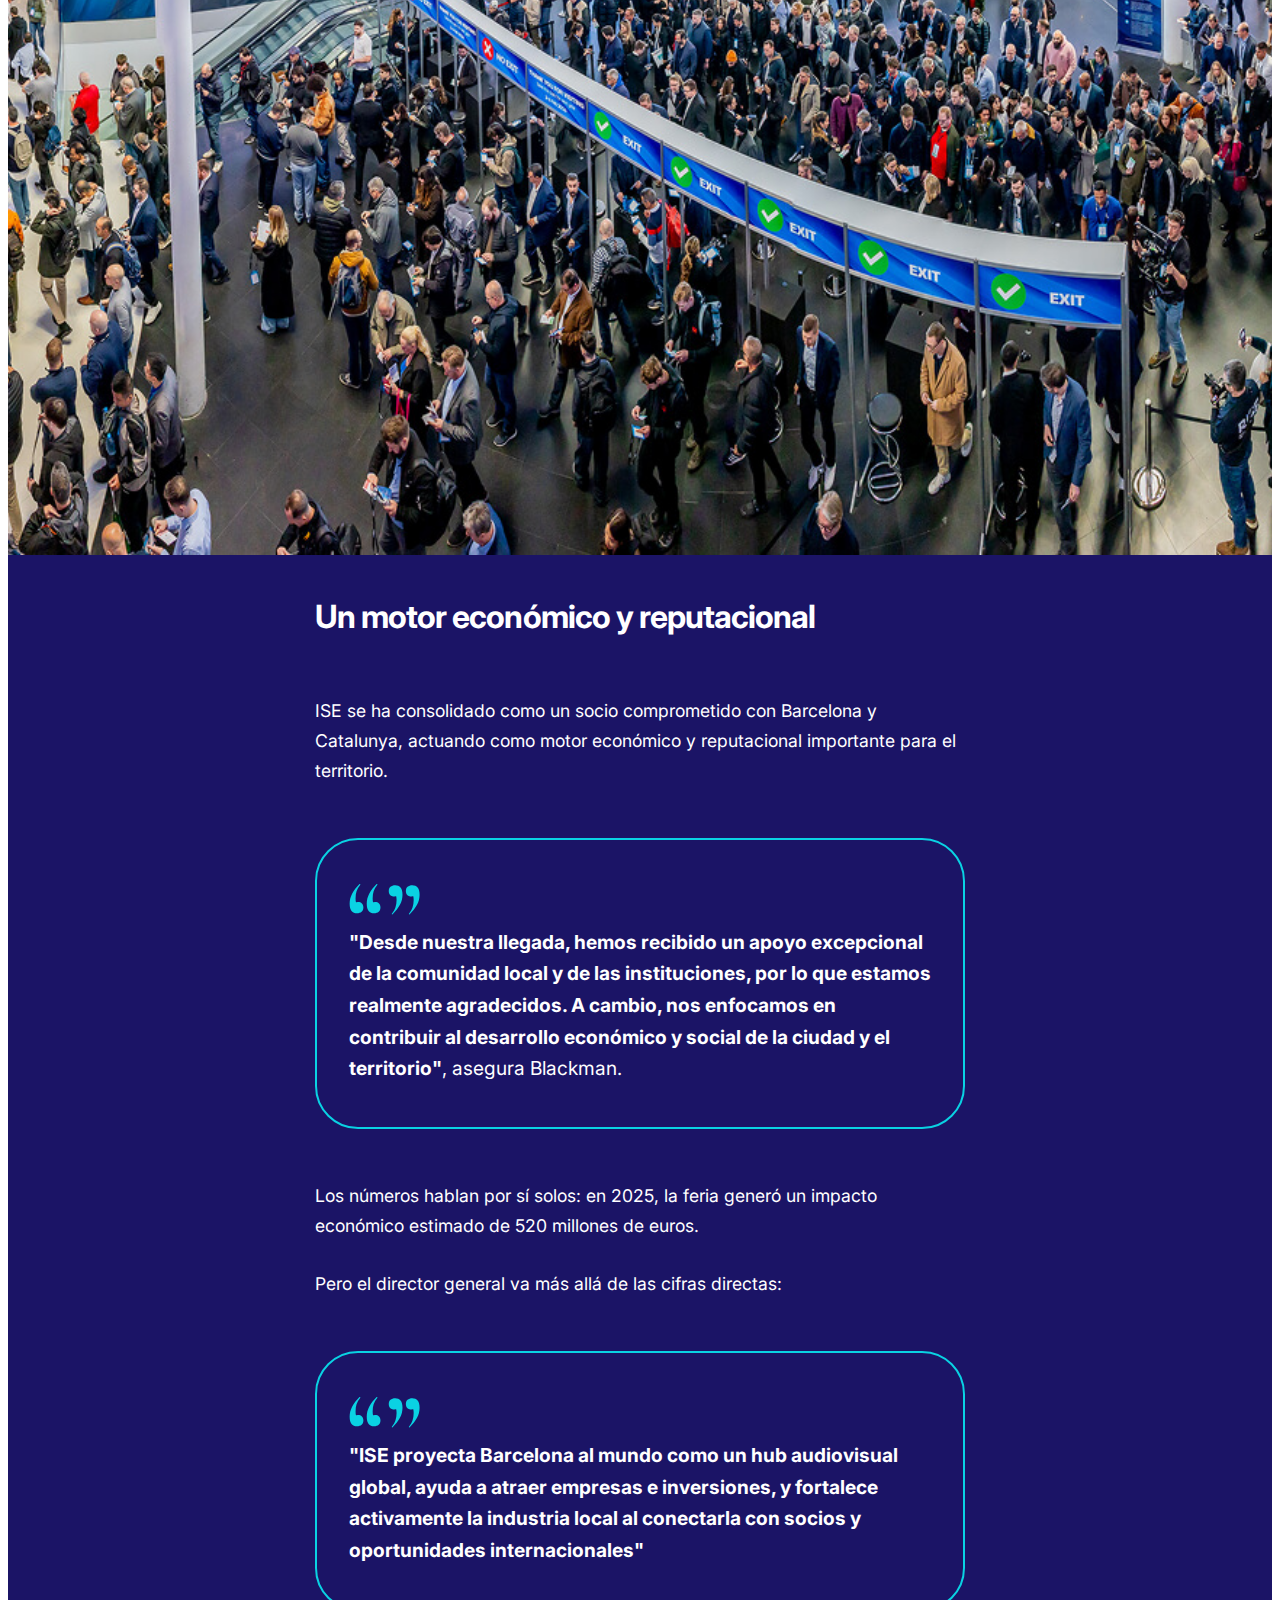
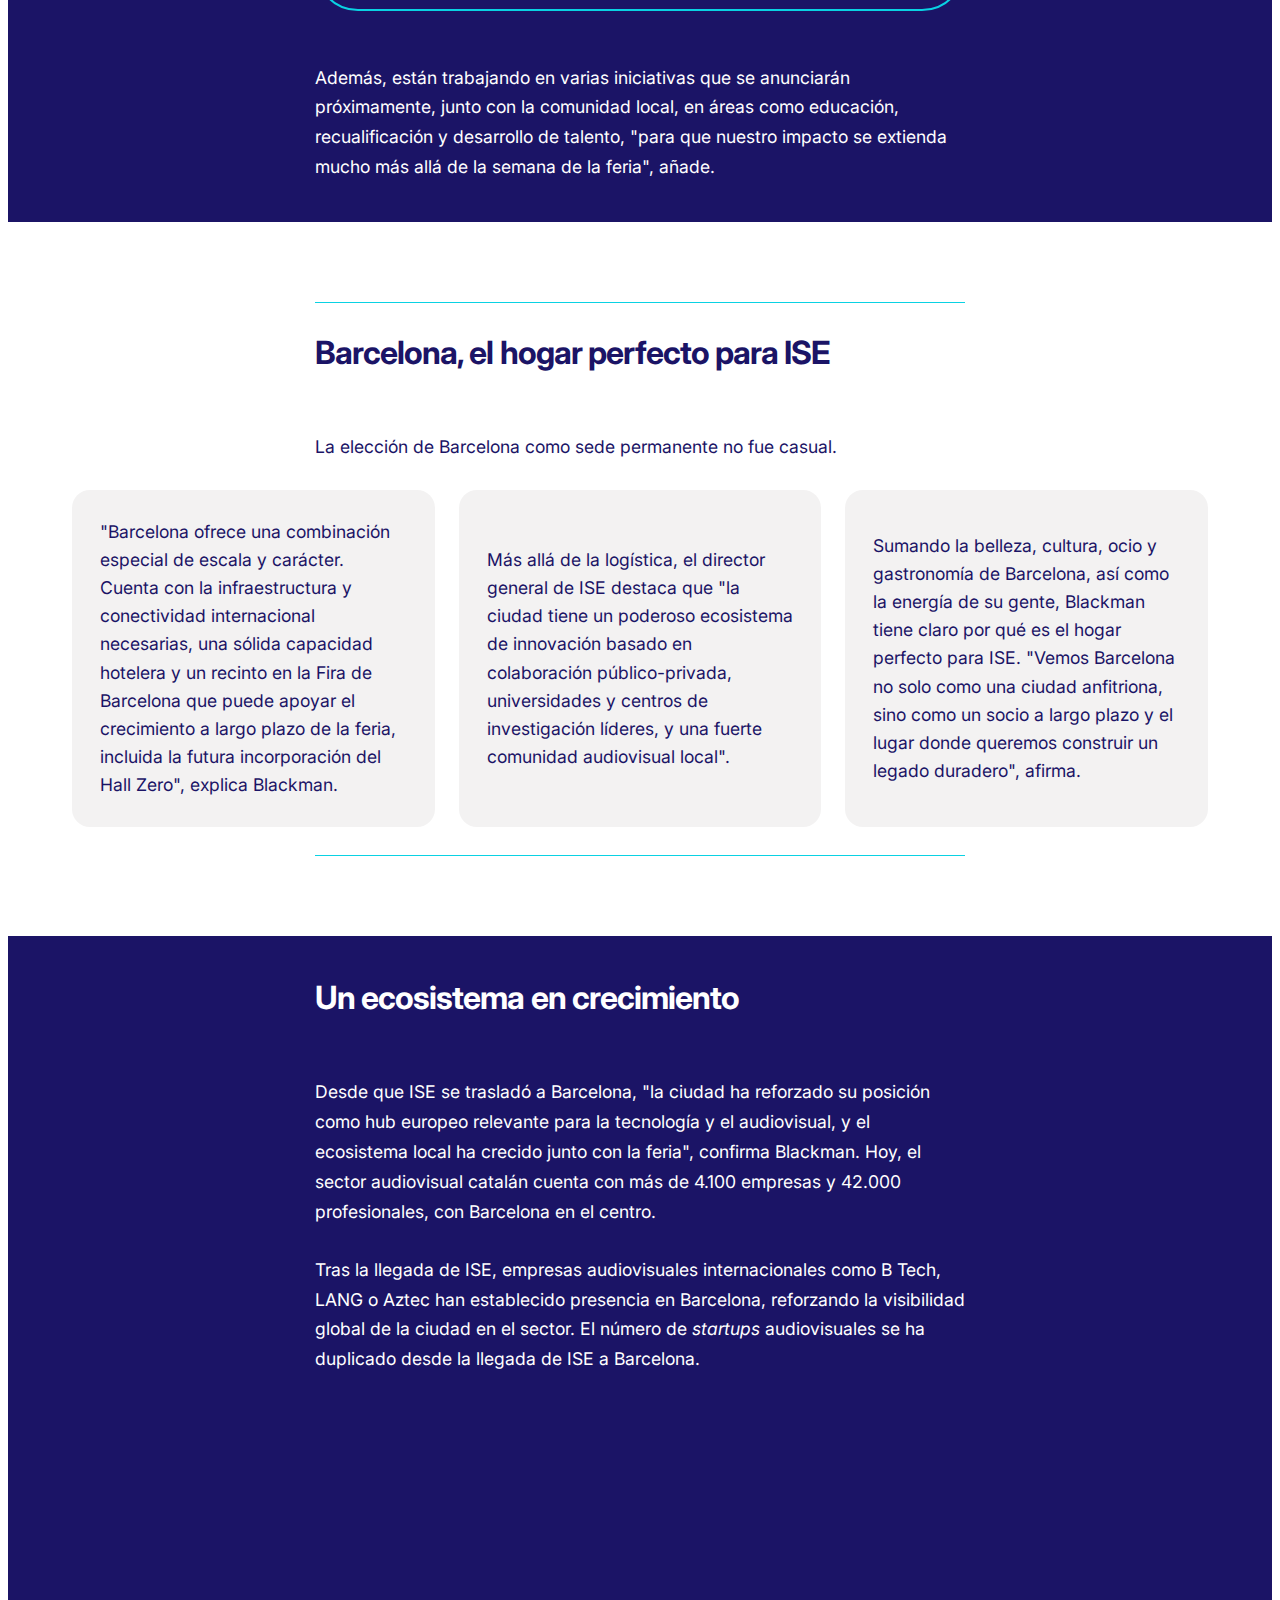
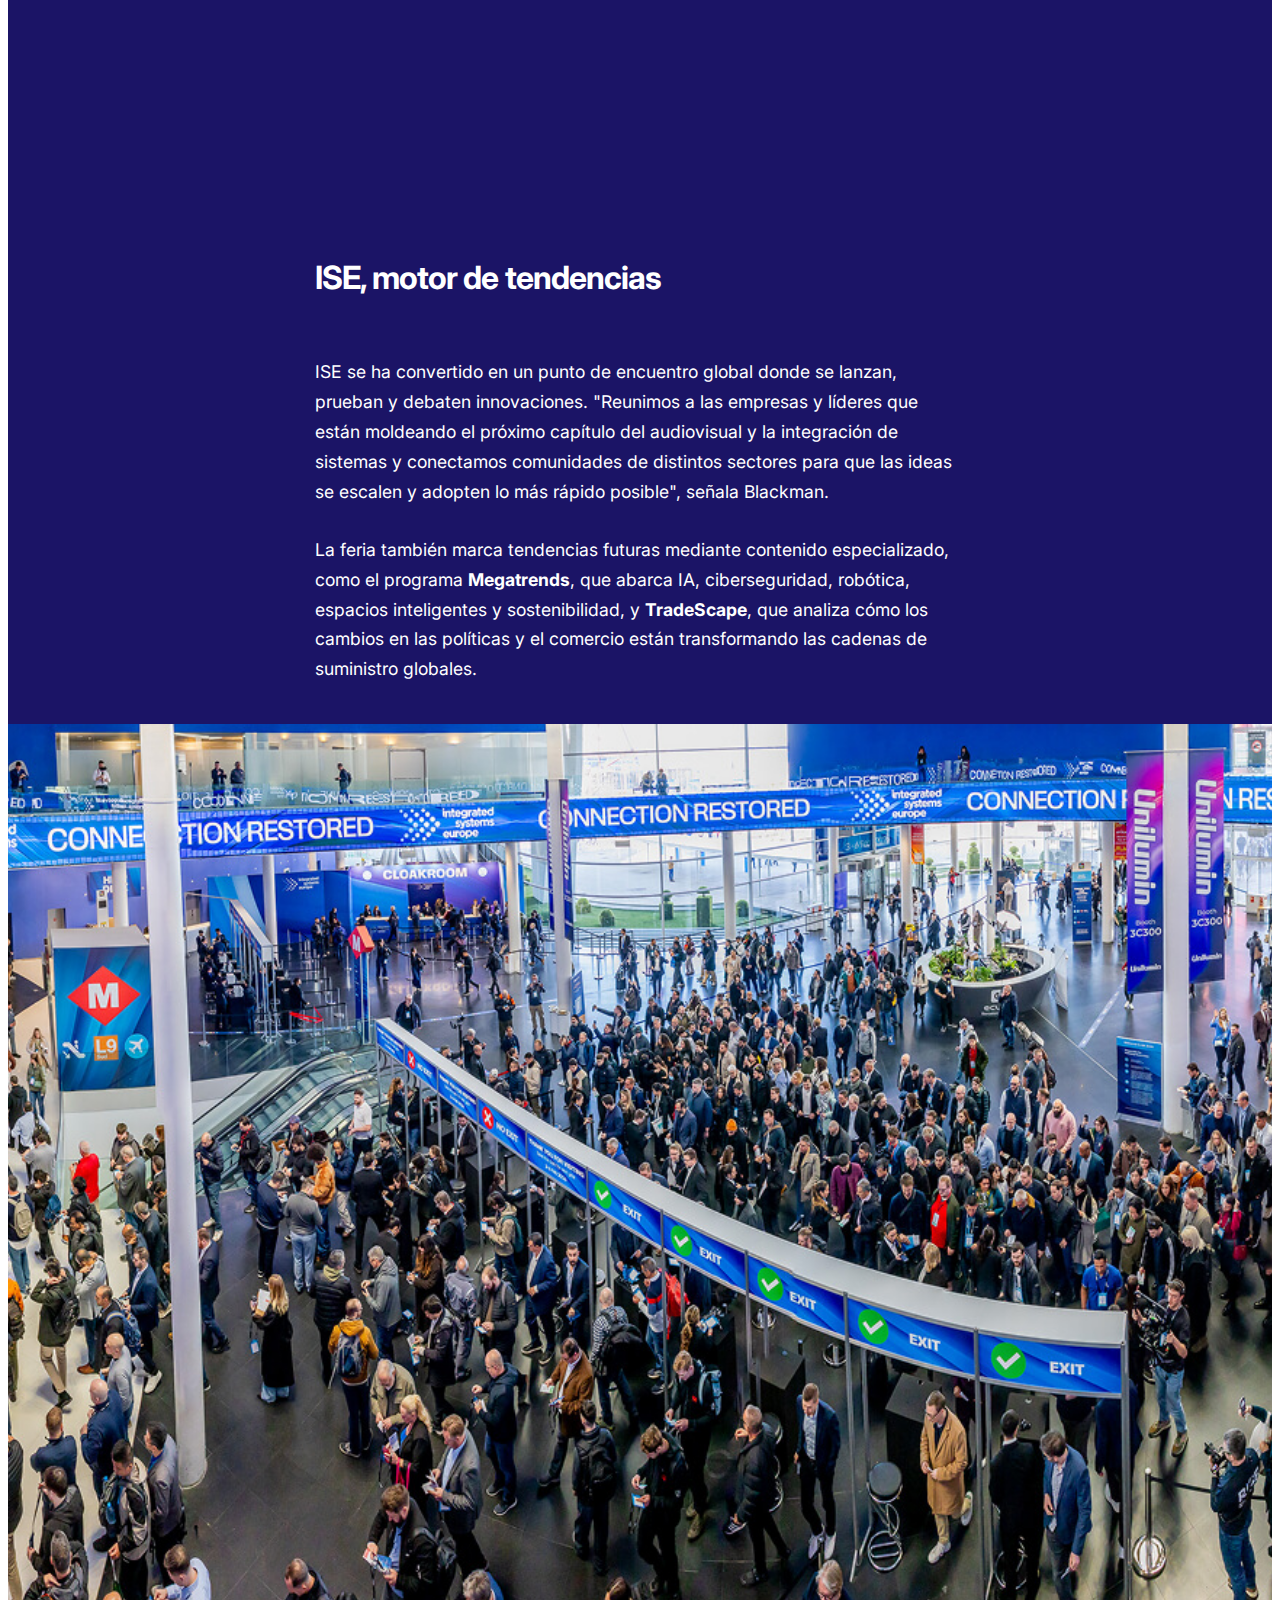
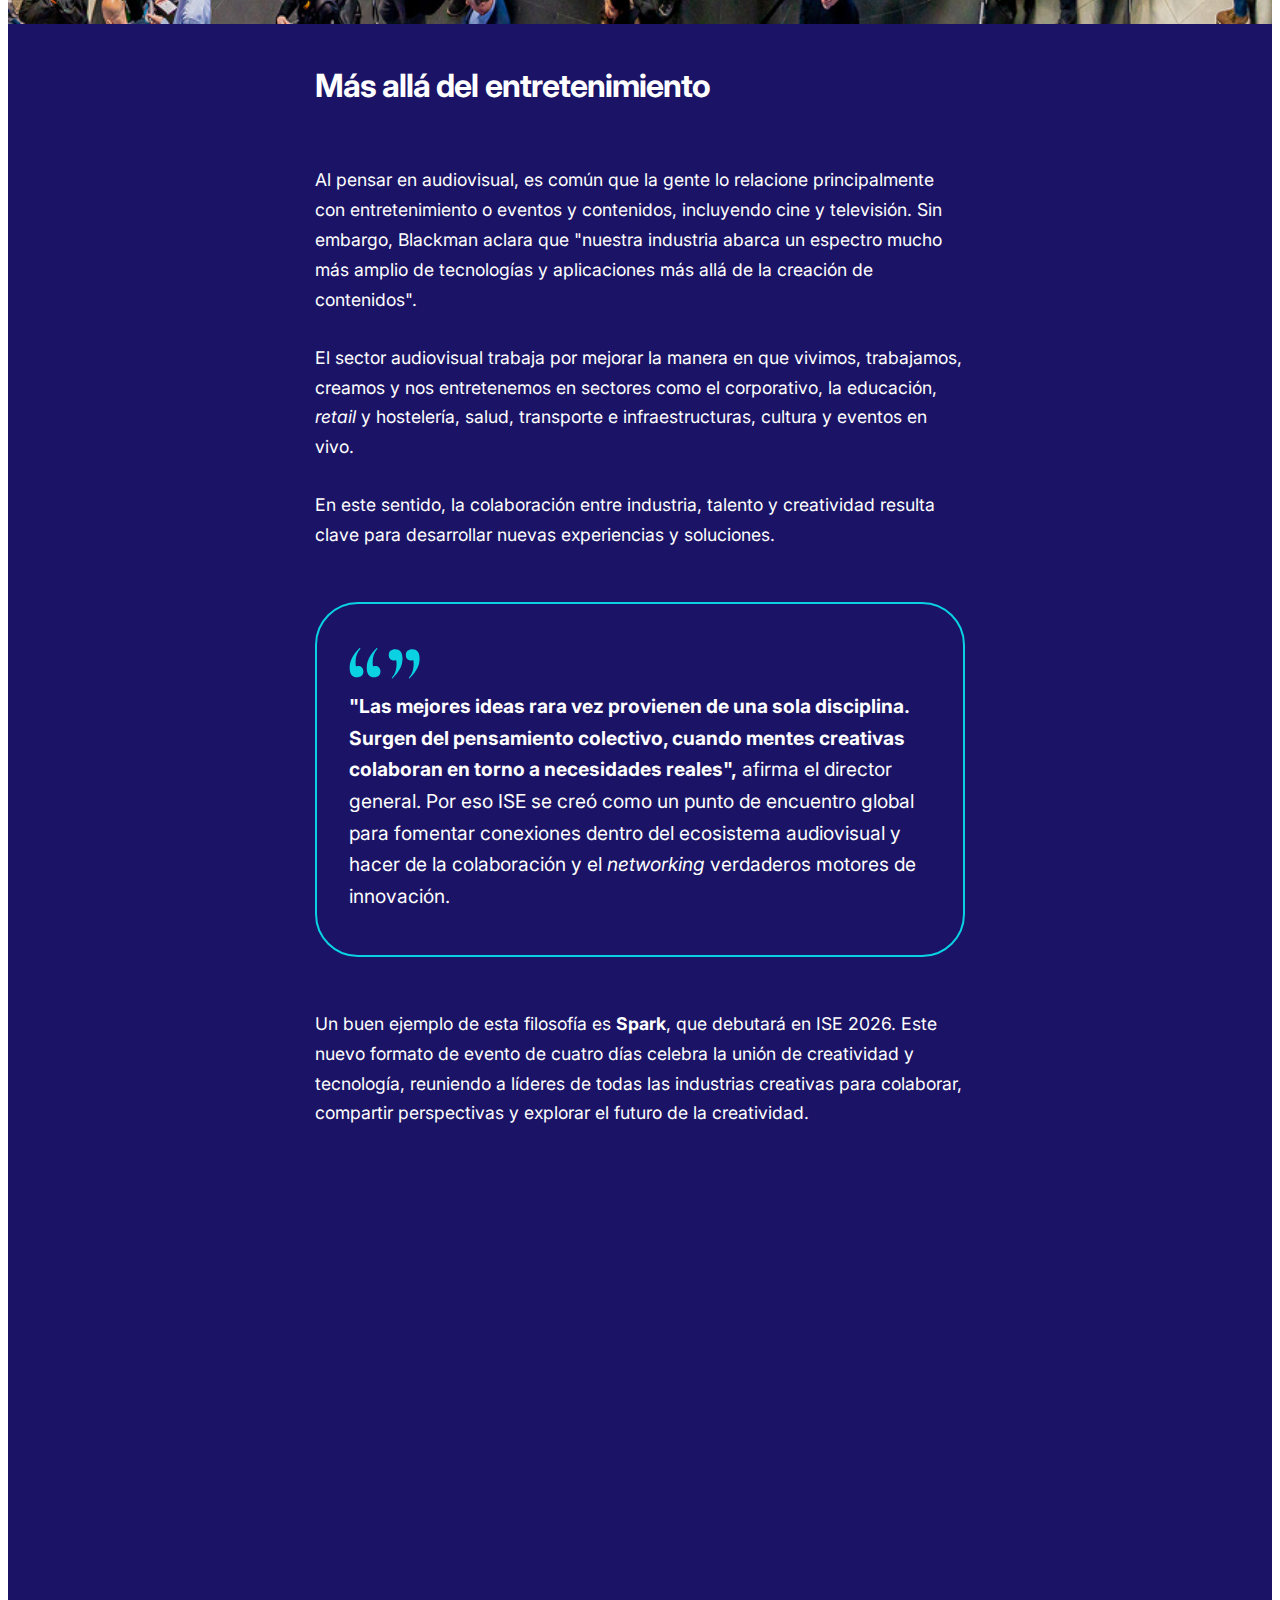
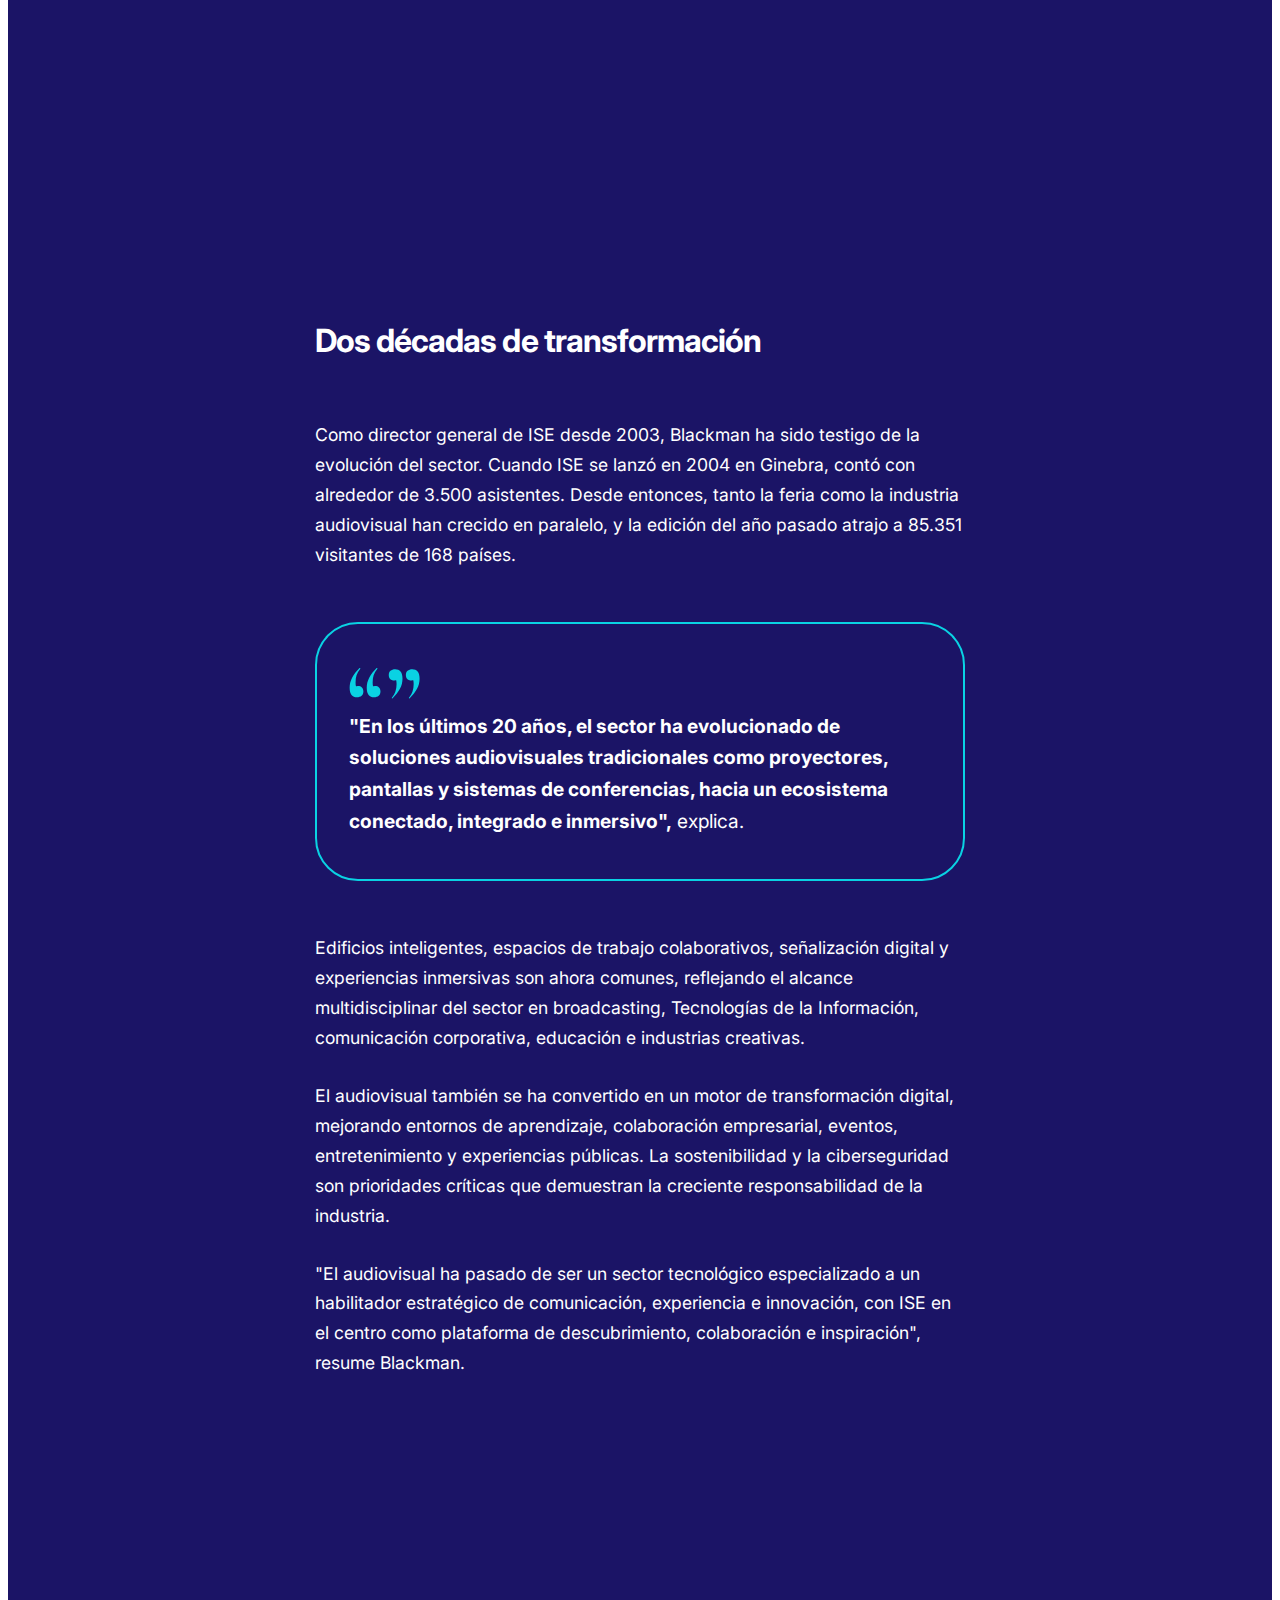
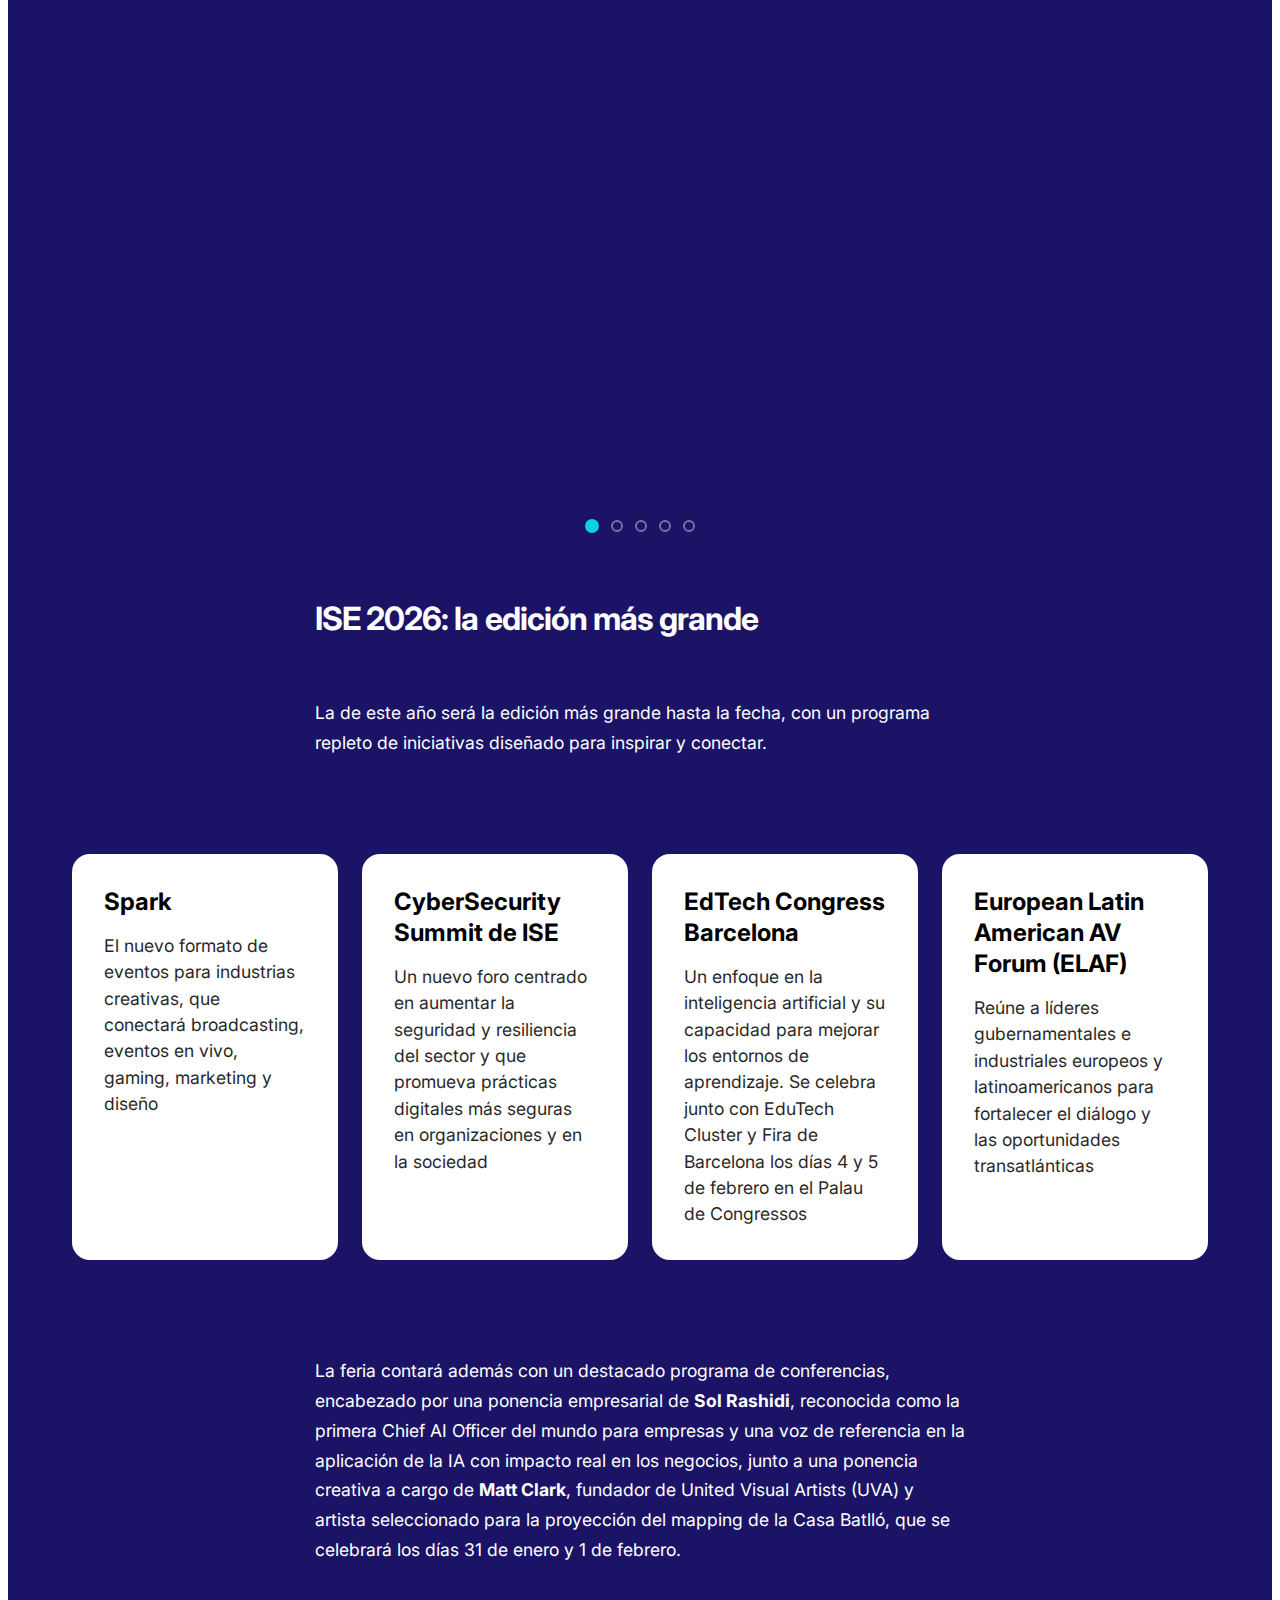
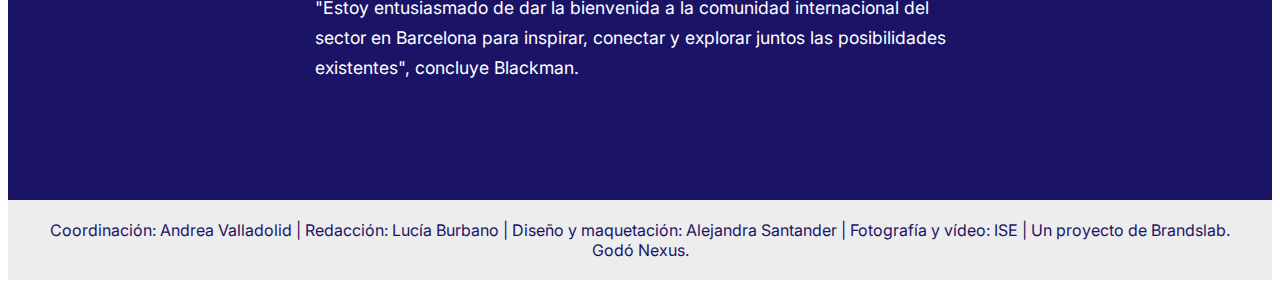
<file: ise/01-2026/index.html>
<!DOCTYPE html>
<html lang="es" class="no-js">
<head>
    <meta charset="UTF-8">
    <meta name="viewport" content="width=device-width, initial-scale=1.0">
    <title>ISE</title>
    <link rel="preconnect" href="https://fonts.googleapis.com">
<link rel="preconnect" href="https://fonts.gstatic.com" crossorigin>
<link href="https://fonts.googleapis.com/css2?family=Inter:ital,opsz,wght@0,14..32,100..900;1,14..32,100..900&display=swap" rel="stylesheet">
    
    <link rel="stylesheet" href="assets/css/main.css">
    <script src="assets/js/slider.js" defer></script>
</head>
<body>
    <a href="#main-content" class="skip-link">Saltar al contenido principal</a>

    <div class="body-ise">
        <main id="main-content" role="main">

            <!-- HERO SECTION ============================================= -->
            <section class="hero-section" aria-label="Hero principal">
                <div class="hero-background">
                    
                </div>
                <div class="hero-content">
                    <p class="hero-collaboration">En colaboración con ISE</p>
                    <h1 class="hero-title">“Barcelona ha reforzado su posición como un hub europeo de la tecnología y el audiovisual desde que ISE llegó a la ciudad”</h1>
                    <p class="hero-subtitle">Desde que en 2021 la feria ISE (Integrated Systems Europe) cambiara la sede de Ámsterdam a Barcelona, la repercusión en la ciudad ha sido evidente en inversiones y en el número de empresas del sector del audiovisual que también han convertido a la ciudad en su hogar. Todo ello ha contribuido a que la industria audiovisual represente alrededor del 3% PIB de Catalunya. Su director general de ISE, Mike Blackman, repasa las claves del éxito del evento en Barcelona</p>
                </div>
            </section>

            <!-- SECCIÓN PÁRRAFOS ============================================= -->
            <section class="paragraphs-section">
                <div class="paragraphs-container">
                    <p class="paragraph-text"><strong>Mike Blackman</strong> (Georgestown, EE. UU, 1958) lleva casi 23 años como director general de la feria audiovisual más importante del mundo, Integrated Systems Europe, ISE, que celebra del 3 al 6 de febrero su sexta edición en Barcelona.</p>
                    <p class="paragraph-text">Blackman destaca cómo el evento ha encontrado en Barcelona un ecosistema innovador, una ciudad que cuenta con la infraestructura y conectividad internacional necesarias para albergar un evento de esta envergadura y la colaboración público-privado necesaria para lanzar otros proyectos e iniciativas a largo plazo.</p>
                </div>
            </section>

            <!-- SECCIÓN IMAGEN ============================================= -->
            <section class="image-section" aria-label="Imagen destacada de ISE">
                <div class="image-container">
                    <img src="assets/img/ise-destacado.jpg" alt="Fotografía destacada de ISE" decoding="async">
                </div>
            </section>

            <!-- SECCIÓN PÁRRAFOS ============================================= -->
            <section class="paragraphs-section">
                <div class="paragraphs-container">
                    <h2>Un motor económico y reputacional</h2>
                    <p class="paragraph-text">ISE se ha consolidado como un socio comprometido con Barcelona y Catalunya, actuando como motor económico y reputacional importante para el territorio.</p>
                    <div class="highlight-text">
                        <img src="assets/img/ise-comillas.svg" alt="texto destacado de ISE" decoding="async">
                        <p><strong>"Desde nuestra llegada, hemos recibido un apoyo excepcional de la comunidad local y de las instituciones, por lo que estamos realmente agradecidos. A cambio, nos enfocamos en contribuir al desarrollo económico y social de la ciudad y el territorio"</strong>, asegura Blackman.</p>
                    </div>
                    <p class="paragraph-text">Los números hablan por sí solos: en 2025, la feria generó un impacto económico estimado de 520 millones de euros.</p>
                    <p class="paragraph-text">Pero el director general va más allá de las cifras directas:</p> 
                    <div class="highlight-text">
                        <img src="assets/img/ise-comillas.svg" alt="texto destacado de ISE" decoding="async">
                        <p><strong>"ISE proyecta Barcelona al mundo como un hub audiovisual global, ayuda a atraer empresas e inversiones, y fortalece activamente la industria local al conectarla con socios y oportunidades internacionales"</strong></p>
                    </div> 
                    <p class="paragraph-text">Además, están trabajando en varias iniciativas que se anunciarán próximamente, junto con la comunidad local, en áreas como educación, recualificación y desarrollo de talento, "para que nuestro impacto se extienda mucho más allá de la semana de la feria", añade.</p>       
                </div>
            </section>

            <!-- SECCIÓN DESPIECE ============================================= -->
            <section class="despiece-section" aria-labelledby="despiece-title">
                <div class="despiece-container">
                    <hr class="despiece-divider despiece-divider--top" aria-hidden="true">
                    <h2 id="despiece-title">Barcelona, el hogar perfecto para ISE</h2>
                    <p class="paragraph-text despiece-intro">La elección de Barcelona como sede permanente no fue casual.</p>

                    <ul class="despiece-grid" role="list">
                        <li class="despiece-card">
                            <p>"Barcelona ofrece una combinación especial de escala y carácter. Cuenta con la infraestructura y conectividad internacional necesarias, una sólida capacidad hotelera y un recinto en la Fira de Barcelona que puede apoyar el crecimiento a largo plazo de la feria, incluida la futura incorporación del Hall Zero", explica Blackman.</p>
                        </li>
                        <li class="despiece-card">
                            <p>Más allá de la logística, el director general de ISE destaca que "la ciudad tiene un poderoso ecosistema de innovación basado en colaboración público-privada, universidades y centros de investigación líderes, y una fuerte comunidad audiovisual local".</p>
                        </li>
                        <li class="despiece-card">
                            <p>Sumando la belleza, cultura, ocio y gastronomía de Barcelona, así como la energía de su gente, Blackman tiene claro por qué es el hogar perfecto para ISE. "Vemos Barcelona no solo como una ciudad anfitriona, sino como un socio a largo plazo y el lugar donde queremos construir un legado duradero", afirma.</p>
                        </li>
                    </ul>

                    <hr class="despiece-divider despiece-divider--bottom" aria-hidden="true">
                </div>
            </section>

              <!-- SECCIÓN PÁRRAFOS ============================================= -->
            <section class="paragraphs-section">
                <div class="paragraphs-container">
                    <h2>Un ecosistema en crecimiento</h2>
                    <p class="paragraph-text">Desde que ISE se trasladó a Barcelona, "la ciudad ha reforzado su posición como hub europeo relevante para la tecnología y el audiovisual, y el ecosistema local ha crecido junto con la feria", confirma Blackman. Hoy, el sector audiovisual catalán cuenta con más de 4.100 empresas y 42.000 profesionales, con Barcelona en el centro.</p>
                    <p class="paragraph-text">Tras la llegada de ISE, empresas audiovisuales internacionales como B Tech, LANG o Aztec han establecido presencia en Barcelona, reforzando la visibilidad global de la ciudad en el sector. El número de <i>startups</i> audiovisuales se ha duplicado desde la llegada de ISE a Barcelona.</p>     
                </div>
            </section>

            <!-- SECCIÓN IMAGEN ============================================= -->
            <section class="images-gallery-section" aria-label="Galería de imágenes de ISE">
                <div class="images-gallery-container">
                    <img src="assets/img/ise-destacado-2.jpg" alt="Fotografía destacada de ISE en Barcelona" decoding="async">
                    <img src="assets/img/ise-destacado-3.jpg" alt="Fotografía destacada de ISE en Barcelona" decoding="async">
                </div>
            </section>

             <!-- SECCIÓN PÁRRAFOS ============================================= -->
             <section class="paragraphs-section">
                <div class="paragraphs-container">
                    <h2>ISE, motor de tendencias</h2>
                    <p class="paragraph-text">ISE se ha convertido en un punto de encuentro global donde se lanzan, prueban y debaten innovaciones. "Reunimos a las empresas y líderes que están moldeando el próximo capítulo del audiovisual y la integración de sistemas y conectamos comunidades de distintos sectores para que las ideas se escalen y adopten lo más rápido posible", señala Blackman.</p>
                    <p class="paragraph-text">La feria también marca tendencias futuras mediante contenido especializado, como el programa <strong>Megatrends</strong>, que abarca IA, ciberseguridad, robótica, espacios inteligentes y sostenibilidad, y <strong>TradeScape</strong>, que analiza cómo los cambios en las políticas y el comercio están transformando las cadenas de suministro globales.</p>     
                </div>
            </section>

            <!-- SECCIÓN IMAGEN ============================================= -->
            <section class="image-section" aria-label="Imagen destacada de ISE">
                <div class="image-container">
                    <img src="assets/img/ise-destacado.jpg" alt="Fotografía destacada de ISE" decoding="async">
                </div>
            </section>

             <!-- SECCIÓN PÁRRAFOS ============================================= -->
             <section class="paragraphs-section">
                <div class="paragraphs-container">
                    <h2>Más allá del entretenimiento</h2>
                    <p class="paragraph-text">Al pensar en audiovisual, es común que la gente lo relacione principalmente con entretenimiento o eventos y contenidos, incluyendo cine y televisión. Sin embargo, Blackman aclara que "nuestra industria abarca un espectro mucho más amplio de tecnologías y aplicaciones más allá de la creación de contenidos".</p>
                    <p class="paragraph-text">El sector audiovisual trabaja por mejorar la manera en que vivimos, trabajamos, creamos y nos entretenemos en sectores como el corporativo, la educación, <i>retail</i> y hostelería, salud, transporte e infraestructuras, cultura y eventos en vivo.</p>
                    <p class="paragraph-text">En este sentido, la colaboración entre industria, talento y creatividad resulta clave para desarrollar nuevas experiencias y soluciones.</p>
                    <div class="highlight-text">
                        <img src="assets/img/ise-comillas.svg" alt="texto destacado de ISE" decoding="async">
                        <p><strong>"Las mejores ideas rara vez provienen de una sola disciplina. Surgen del pensamiento colectivo, cuando mentes creativas colaboran en torno a necesidades reales",</strong> afirma el director general. Por eso ISE se creó como un punto de encuentro global para fomentar conexiones dentro del ecosistema audiovisual y hacer de la colaboración y el <i>networking</i> verdaderos motores de innovación.</p>
                    </div>
                    <p class="paragraph-text">Un buen ejemplo de esta filosofía es <strong>Spark</strong>, que debutará en ISE 2026. Este nuevo formato de evento de cuatro días celebra la unión de creatividad y tecnología, reuniendo a líderes de todas las industrias creativas para colaborar, compartir perspectivas y explorar el futuro de la creatividad.</p>      
                </div>
            </section>

             <!-- SECCIÓN IMAGEN ============================================= -->
             <section class="images-gallery-section" aria-label="Galería de imágenes de ISE">
                <div class="images-gallery-container">
                    <img src="assets/img/ise-destacado-4.jpg" alt="Fotografía destacada de ISE en Barcelona" decoding="async">
                    <img src="assets/img/ise-destacado-5.jpg" alt="Fotografía destacada de ISE en Barcelona" decoding="async">
                </div>
            </section>

            <!-- SECCIÓN PÁRRAFOS ============================================= -->
            <section class="paragraphs-section">
                <div class="paragraphs-container">
                    <h2>Dos décadas de transformación</h2>
                    <p class="paragraph-text">Como director general de ISE desde 2003, Blackman ha sido testigo de la evolución del sector. Cuando ISE se lanzó en 2004 en Ginebra, contó con alrededor de 3.500 asistentes. Desde entonces, tanto la feria como la industria audiovisual han crecido en paralelo, y la edición del año pasado atrajo a 85.351 visitantes de 168 países.</p>
                    <div class="highlight-text">
                        <img src="assets/img/ise-comillas.svg" alt="texto destacado de ISE" decoding="async">
                        <p><strong>"En los últimos 20 años, el sector ha evolucionado de soluciones audiovisuales tradicionales como proyectores, pantallas y sistemas de conferencias, hacia un ecosistema conectado, integrado e inmersivo",</strong> explica.</p>
                    </div>
                    <p class="paragraph-text">Edificios inteligentes, espacios de trabajo colaborativos, señalización digital y experiencias inmersivas son ahora comunes, reflejando el alcance multidisciplinar del sector en broadcasting, Tecnologías de la Información, comunicación corporativa, educación e industrias creativas.</p> 
                    <p class="paragraph-text">El audiovisual también se ha convertido en un motor de transformación digital, mejorando entornos de aprendizaje, colaboración empresarial, eventos, entretenimiento y experiencias públicas. La sostenibilidad y la ciberseguridad son prioridades críticas que demuestran la creciente responsabilidad de la industria.</p> 
                    <p class="paragraph-text">"El audiovisual ha pasado de ser un sector tecnológico especializado a un habilitador estratégico de comunicación, experiencia e innovación, con ISE en el centro como plataforma de descubrimiento, colaboración e inspiración", resume Blackman.</p>      
                </div>
            </section>

            <!-- SECCIÓN SLIDER/GALERÍA ============================================= -->
            <section class="slider-section" aria-label="Galería de imágenes de ISE">
                <div class="slider-container" role="region" aria-label="Carrusel de imágenes">
                    <div class="slider-track" aria-live="polite" aria-atomic="true">
                        <div class="slider-slide" data-slide="0">
                            <img src="assets/img/ise-galeria-1.jpg" alt="Imagen 1 de la galería de ISE" decoding="async">
                        </div>
                        <div class="slider-slide" data-slide="1">
                            <img src="assets/img/ise-galeria-2.jpg" alt="Imagen 2 de la galería de ISE" decoding="async">
                        </div>
                        <div class="slider-slide" data-slide="2">
                            <img src="assets/img/ise-galeria-3.jpg" alt="Imagen 3 de la galería de ISE" decoding="async">
                        </div>
                        <div class="slider-slide" data-slide="3">
                            <img src="assets/img/ise-galeria-4.jpg" alt="Imagen 4 de la galería de ISE" decoding="async">
                        </div>
                        <div class="slider-slide" data-slide="4">
                            <img src="assets/img/ise-galeria-5.jpg" alt="Imagen 5 de la galería de ISE" decoding="async">
                        </div>
                    </div>
                    <div class="slider-indicators" role="tablist" aria-label="Navegación del carrusel">
                        <button class="slider-indicator active" role="tab" aria-selected="true" aria-label="Ir a imagen 1" data-slide="0" tabindex="0"></button>
                        <button class="slider-indicator" role="tab" aria-selected="false" aria-label="Ir a imagen 2" data-slide="1" tabindex="-1"></button>
                        <button class="slider-indicator" role="tab" aria-selected="false" aria-label="Ir a imagen 3" data-slide="2" tabindex="-1"></button>
                        <button class="slider-indicator" role="tab" aria-selected="false" aria-label="Ir a imagen 4" data-slide="3" tabindex="-1"></button>
                        <button class="slider-indicator" role="tab" aria-selected="false" aria-label="Ir a imagen 5" data-slide="4" tabindex="-1"></button>
                    </div>
                </div>
            </section>

            <!-- SECCIÓN PÁRRAFOS ============================================= -->
            <section class="paragraphs-section">
                <div class="paragraphs-container">
                    <h2>ISE 2026: la edición más grande</h2>
                    <p class="paragraph-text">La de este año será la edición más grande hasta la fecha, con un programa repleto de iniciativas diseñado para inspirar y conectar.</p>     
                </div>
            </section>

            <!-- SECCIÓN CAJAS 4 COLUMNAS ============================================= -->
            <section class="boxes-section" aria-label="Información destacada">
                <div class="boxes-container">
                    <article class="box-card">
                        <h3 class="box-title">Spark</h3>
                        <p class="box-subtitle">El nuevo formato de eventos para industrias creativas, que conectará broadcasting, eventos en vivo, gaming, marketing y diseño</p>
                    </article>
                    <article class="box-card">
                        <h3 class="box-title">CyberSecurity Summit de ISE</h3>
                        <p class="box-subtitle">Un nuevo foro centrado en aumentar la seguridad y resiliencia del sector y que promueva prácticas digitales más seguras en organizaciones y en la sociedad</p>
                    </article>
                    <article class="box-card">
                        <h3 class="box-title">EdTech Congress Barcelona</h3>
                        <p class="box-subtitle">Un enfoque en la inteligencia artificial y su capacidad para mejorar los entornos de aprendizaje. Se celebra junto con EduTech Cluster y Fira de Barcelona los días 4 y 5 de febrero en el Palau de Congressos</p>
                    </article>
                    <article class="box-card">
                        <h3 class="box-title">European Latin American AV Forum (ELAF)</h3>
                        <p class="box-subtitle">Reúne a líderes gubernamentales e industriales europeos y latinoamericanos para fortalecer el diálogo y las oportunidades transatlánticas</p>
                    </article>
                </div>
            </section>

            <!-- SECCIÓN PÁRRAFOS ============================================= -->
            <section class="paragraphs-section">
                <div class="paragraphs-container">
                    <p class="paragraph-text">La feria contará además con un destacado programa de conferencias, encabezado por una ponencia empresarial de <strong>Sol Rashidi</strong>, reconocida como la primera Chief AI Officer del mundo para empresas y una voz de referencia en la aplicación de la IA con impacto real en los negocios, junto a una ponencia creativa a cargo de <strong>Matt Clark</strong>, fundador de United Visual Artists (UVA) y artista seleccionado para la proyección del mapping de la Casa Batlló, que se celebrará los días 31 de enero y 1 de febrero.</p>
                    <p class="paragraph-text">"Estoy entusiasmado de dar la bienvenida a la comunidad internacional del sector en Barcelona para inspirar, conectar y explorar juntos las posibilidades existentes", concluye Blackman.</p>     
                </div>
            </section>
            
        </main>

        <!-- CRÉDITOS ============================================= -->
        <div class="footer-ise" role="contentinfo" aria-label="Créditos del proyecto">
            <div class="container-fluid-ise">
                <span>Coordinación: Andrea Valladolid</span> |
                <span>Redacción: Lucía Burbano</span> |
                <span>Diseño y maquetación: Alejandra Santander</span> |
                <span>Fotografía y vídeo: ISE</span> |
                <span>Un proyecto de Brandslab. Godó Nexus.</span>
            </div>
        </div>
    </div>
</body>
</html>
</file>
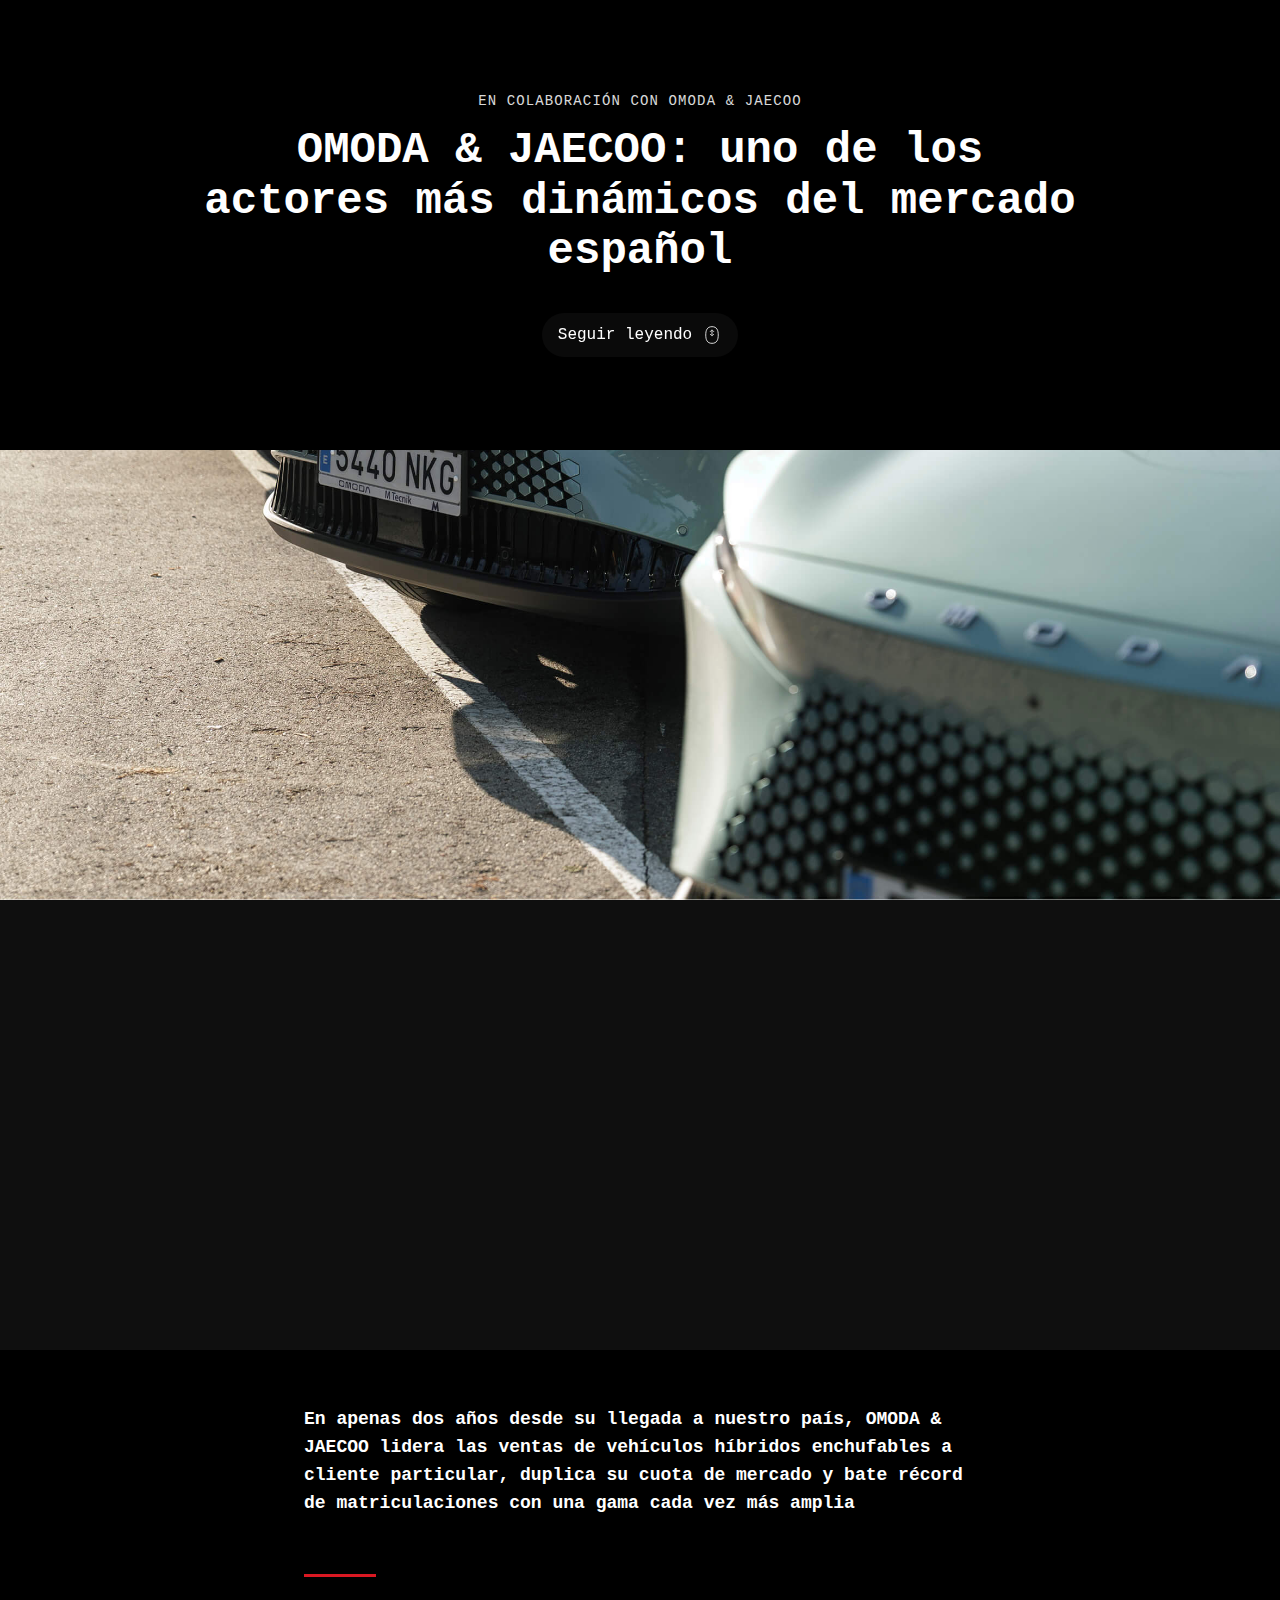
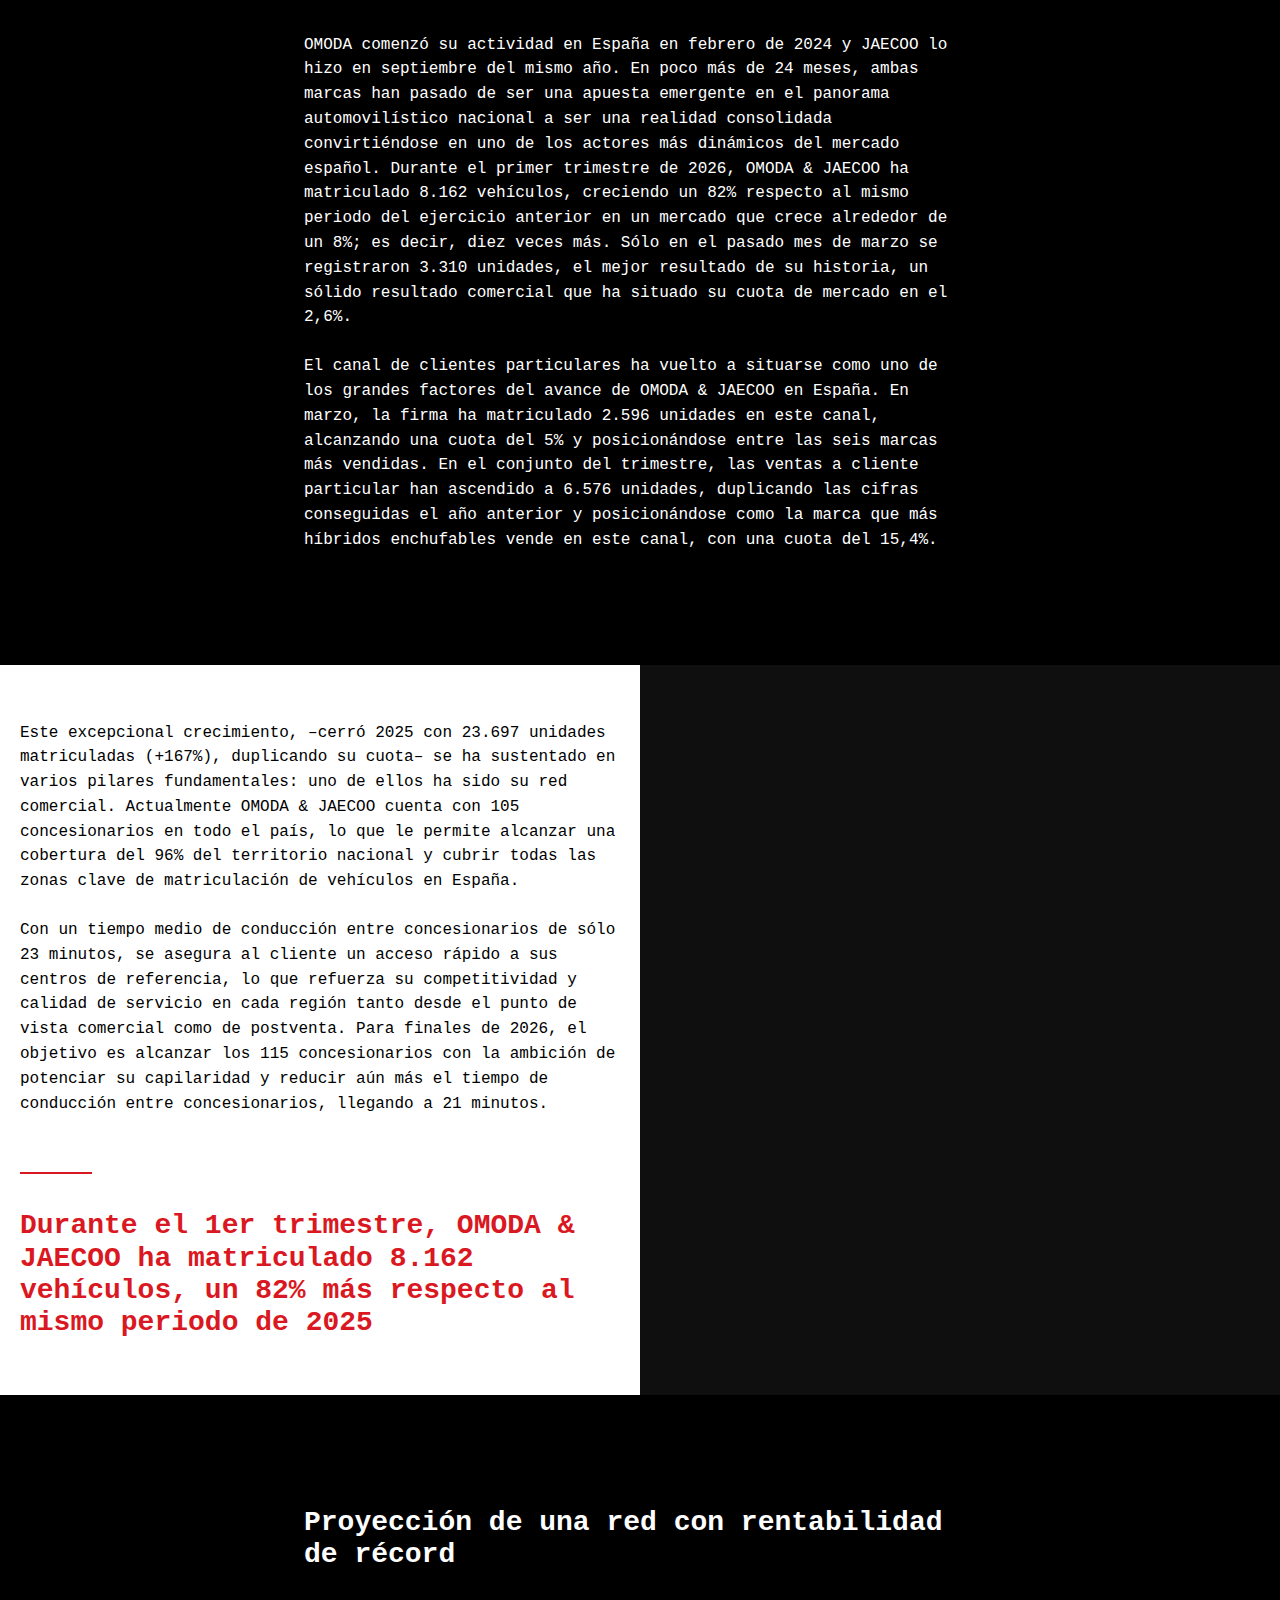
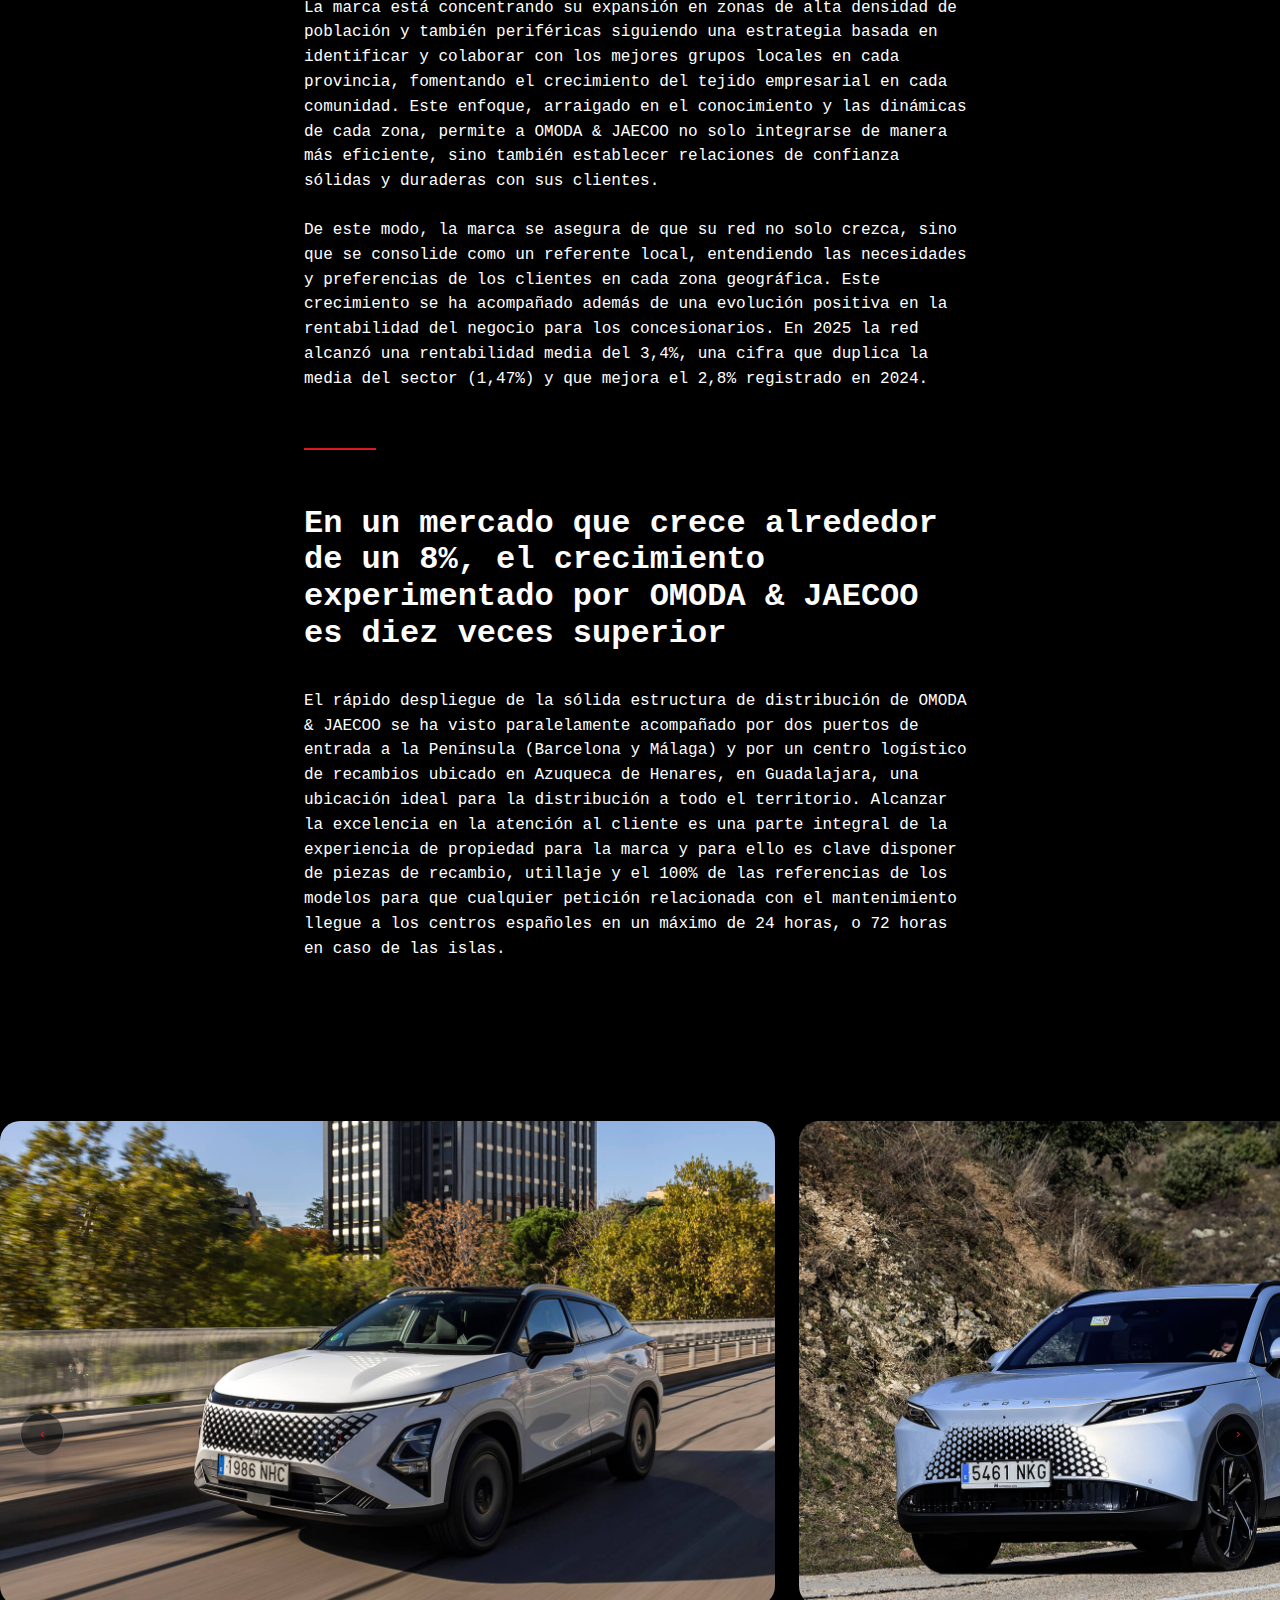
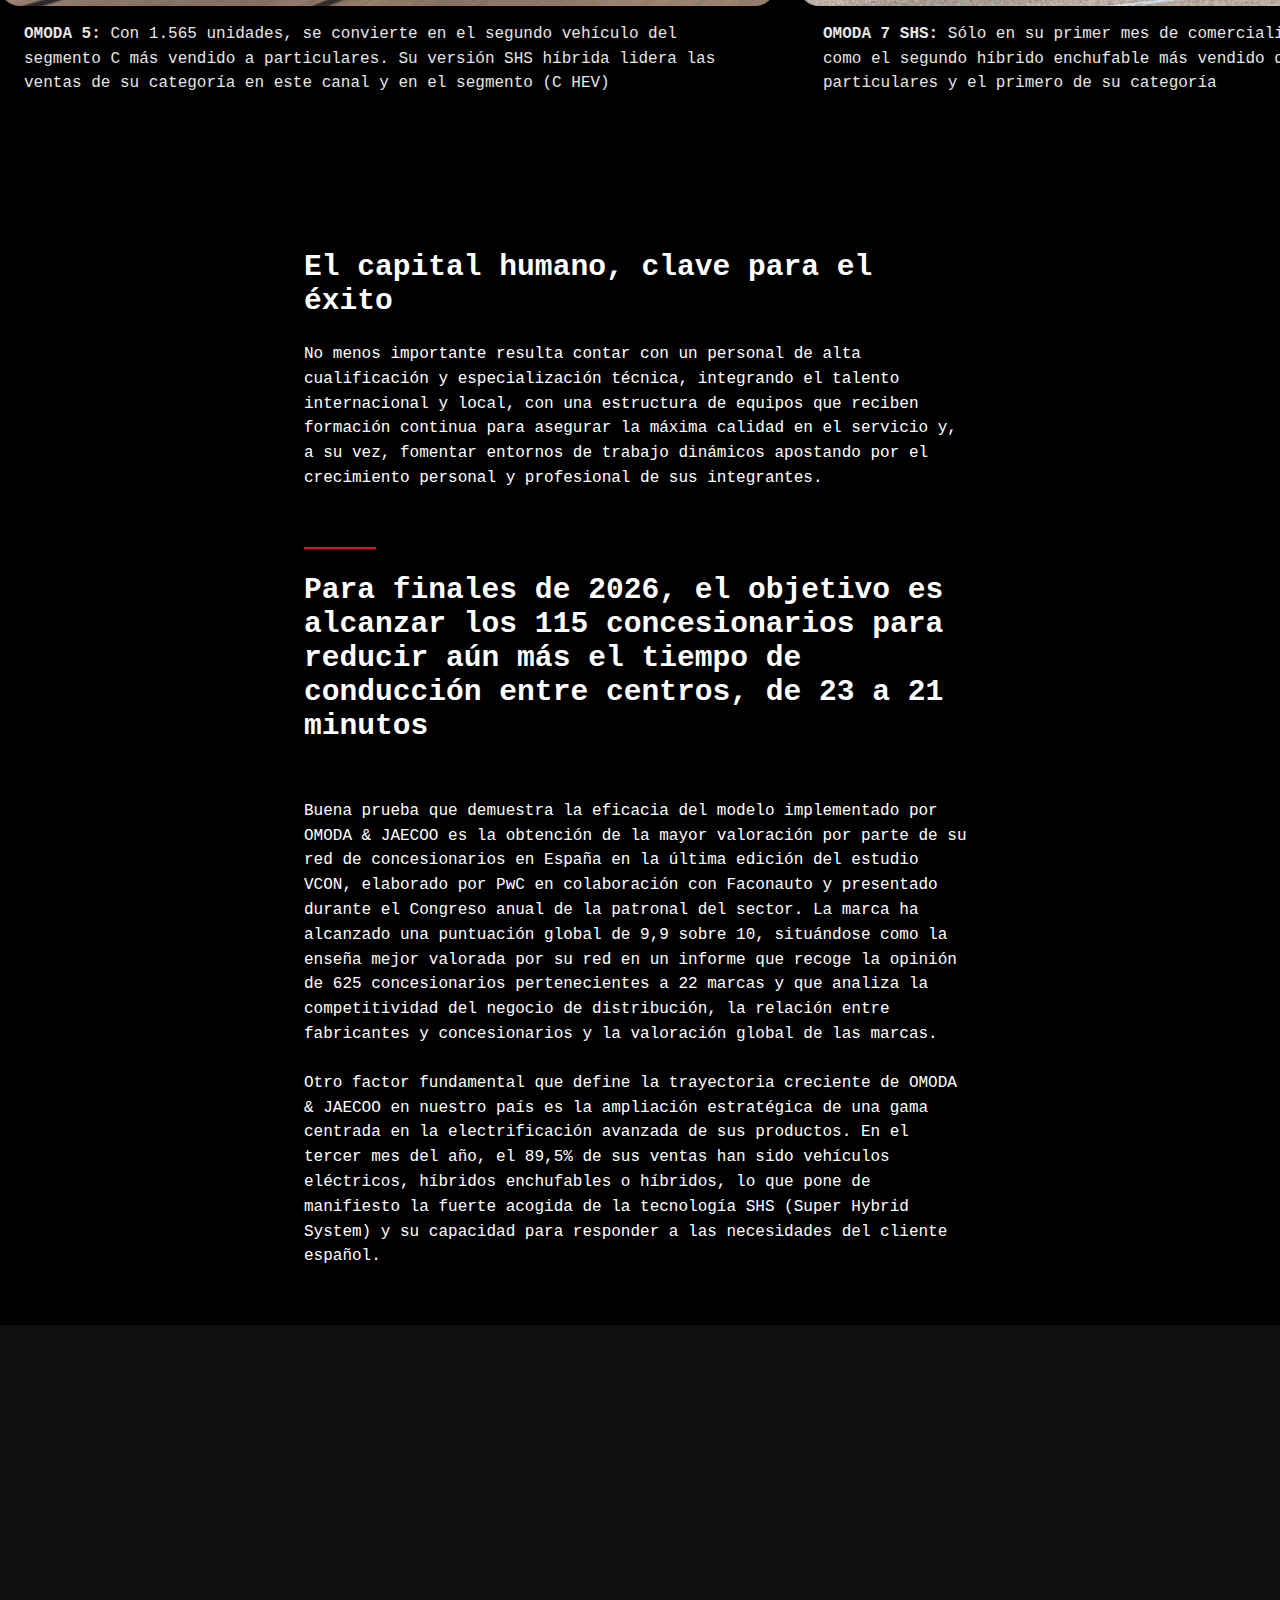
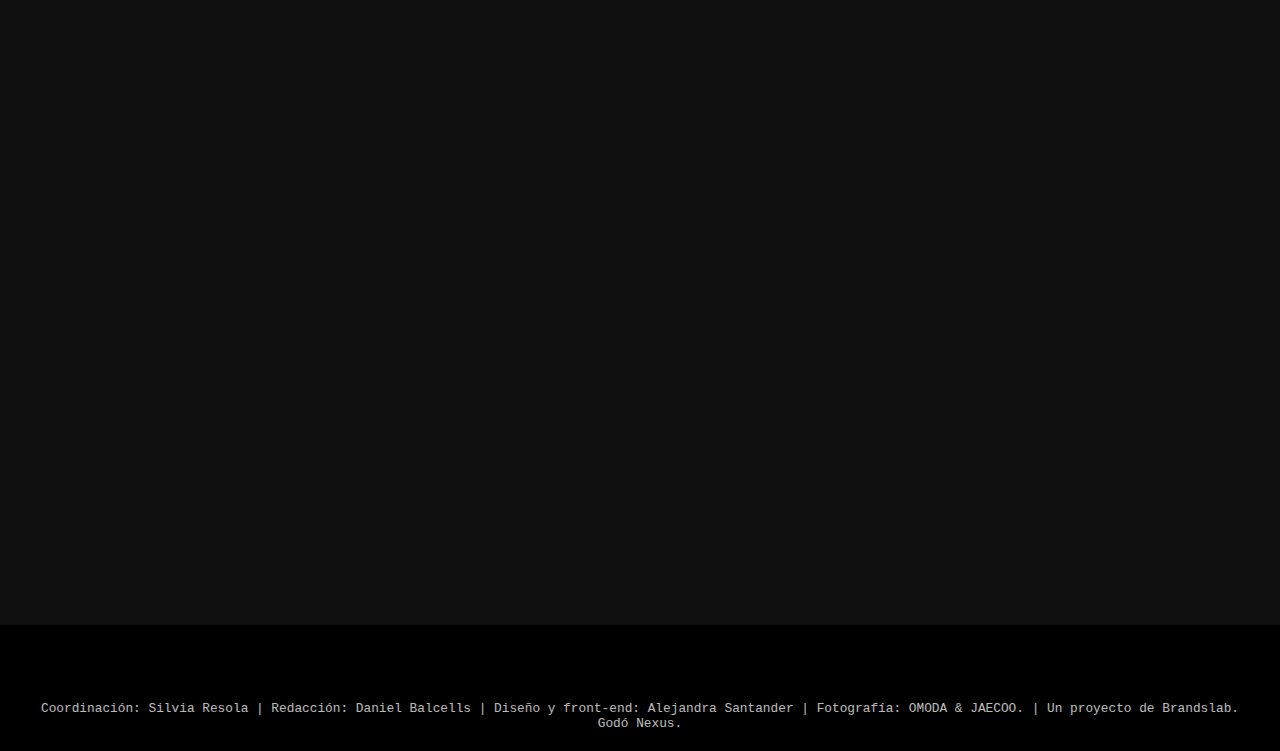
<file: omoda-jaecoo/04-2026/index.html>
<!DOCTYPE html>
<html lang="es">
<head>
    <meta charset="UTF-8">
    <meta name="viewport" content="width=device-width, initial-scale=1.0">
    <title>OMODA &amp; JAECOO: mercado español</title>
    <meta name="description" content="OMODA & JAECOO: uno de los actores más dinámicos del mercado español. Lee el artículo completo con introducción y contenido en un diseño mobile-first, accesible y SEO friendly.">

    <link rel="stylesheet" href="https://brandedcontentgrupogodo.github.io/ext2026/omoda-jaecoo/04-2026/assets/css/main.css">

    <link rel="preconnect" href="https://fonts.googleapis.com">
    <link rel="preconnect" href="https://fonts.gstatic.com" crossorigin>
    <link href="https://fonts.googleapis.com/css2?family=Source+Sans+3:ital,wght@0,200..900;1,200..900&display=swap" rel="stylesheet">
    <!-- Scripts de terceros: resolver DNS antes -->
    <link rel="dns-prefetch" href="https://cdn.jsdelivr.net">
    <link rel="dns-prefetch" href="https://brandedcontentgrupogodo.github.io">
</head>
<body>
    <div class="body-omoda">
        <a class="omoda-skiplink" href="#contenido">Saltar al contenido principal</a>

        <main class="omoda-main" id="contenido">
            <header class="omoda-hero" aria-labelledby="omoda-hero-titulo">
                <div class="omoda-hero__inner">
                    <p class="omoda-hero__kicker">En colaboración con OMODA &amp; JAECOO</p>
                    <h1 class="omoda-hero__title" id="omoda-hero-titulo">
                        OMODA &amp; JAECOO: uno de los actores más dinámicos del mercado español
                    </h1>

                    <div class="omoda-hero__cta">
                        <a class="omoda-hero__scrollLink" href="#articulo" aria-label="Seguir leyendo: ir al artículo">
                            <span class="omoda-hero__scrollText">Seguir leyendo</span>
                            <img class="omoda-hero__scrollIcon" src="https://brandedcontentgrupogodo.github.io/ext2026/omoda-jaecoo/04-2026/assets/img/scroll.svg" width="20" height="20" alt="" aria-hidden="true" decoding="async">
                        </a>
                    </div>
                </div>
            </header>

            <section class="omoda-parallax" aria-label="Imagen destacada">
                <div class="omoda-parallax__media" role="img" aria-label="Imagen a pantalla completa en parallax"></div>
            </section>

            <article class="omoda-article" id="articulo" aria-label="Artículo">
                <section class="omoda-intro" aria-label="Introducción">
                    <div class="omoda-textContainer">
                        <p class="omoda-intro__lead"><strong>En apenas dos años desde su llegada a nuestro país, OMODA & JAECOO lidera las ventas de vehículos híbridos enchufables a cliente particular, duplica su cuota de mercado y bate récord de matriculaciones con una gama cada vez más amplia</strong></p>
                    </div>

                    <div class="omoda-textContainer">
                        <div class="omoda-separator" aria-hidden="true"></div>
                    </div>

                    <div class="omoda-textContainer">
                        <p class="omoda-intro__paragraph">
                            OMODA comenzó su actividad en España en febrero de 2024 y JAECOO lo hizo en septiembre del mismo año. En poco más de 24 meses, ambas marcas han pasado de ser una apuesta emergente en el panorama automovilístico nacional a ser una realidad consolidada convirtiéndose en uno de los actores más dinámicos del mercado español. Durante el primer trimestre de 2026, <a class="omoda-links" href="https://www.omodajaecoo.es/" target="_blank" rel="noopener noreferrer nofollow">OMODA & JAECOO</a> ha matriculado 8.162 vehículos, creciendo un 82% respecto al mismo periodo del ejercicio anterior en un mercado que crece alrededor de un 8%; es decir, diez veces más. Sólo en el pasado mes de marzo se registraron 3.310 unidades, el mejor resultado de su historia, un sólido resultado comercial que ha situado su cuota de mercado en el 2,6%.
                        </p>
                        <p class="omoda-intro__paragraph">
                            El canal de clientes particulares ha vuelto a situarse como uno de los grandes factores del avance de OMODA & JAECOO en España. En marzo, la firma ha matriculado 2.596 unidades en este canal, alcanzando una cuota del 5% y posicionándose entre las seis marcas más vendidas. En el conjunto del trimestre, las ventas a cliente particular han ascendido a 6.576 unidades, duplicando las cifras conseguidas el año anterior y posicionándose como la marca que más híbridos enchufables vende en este canal, con una cuota del 15,4%.
                        </p>
                    </div>
                </section>

                <section class="omoda-splitBlock" aria-label="Bloque dividido">
                    <div class="omoda-splitBlock__grid">
                        <div class="omoda-splitBlock__left">
                            <div class="omoda-splitBlock__leftInner">
                                <p class="omoda-splitBlock__paragraph">
                                    Este excepcional crecimiento, –cerró 2025 con 23.697 unidades matriculadas (+167%), duplicando su cuota– se ha sustentado en varios pilares fundamentales: uno de ellos ha sido su red comercial. Actualmente OMODA & JAECOO cuenta con 105 concesionarios en todo el país, lo que le permite alcanzar una cobertura del 96% del territorio nacional y cubrir todas las zonas clave de matriculación de vehículos en España.
                                </p>
                                <p class="omoda-splitBlock__paragraph">
                                    Con un tiempo medio de conducción entre concesionarios de sólo 23 minutos, se asegura al cliente un acceso rápido a sus centros de referencia, lo que refuerza su competitividad y calidad de servicio en cada región tanto desde el punto de vista comercial como de postventa. Para finales de 2026, el objetivo es alcanzar los 115 concesionarios con la ambición de potenciar su capilaridad y reducir aún más el tiempo de conducción entre concesionarios, llegando a 21 minutos.
                                </p>

                                <div class="omoda-splitBlock__divider" aria-hidden="true"></div>

                                <p class="omoda-splitBlock__featured">
                                    Durante el 1er trimestre, OMODA & JAECOO ha matriculado 8.162 vehículos, un 82% más respecto al mismo periodo de 2025
                                </p>
                            </div>
                        </div>

                        <div class="omoda-splitBlock__right" aria-label="Imagen en parallax">
                            <div class="omoda-splitBlock__media" role="img" aria-label="Imagen a pantalla completa en parallax"></div>
                        </div>
                    </div>
                </section>

                <section class="omoda-featureBlock" aria-labelledby="omoda-featureBlock-title">
                    <div class="omoda-textContainer">
                        <h2 class="omoda-featureBlock__title" id="omoda-featureBlock-title">Proyección de una red con rentabilidad de récord</h2>
                        <p class="omoda-featureBlock__paragraph">
                            La marca está concentrando su expansión en zonas de alta densidad de población y también periféricas siguiendo una estrategia basada en identificar y colaborar con los mejores grupos locales en cada provincia, fomentando el crecimiento del tejido empresarial en cada comunidad. Este enfoque, arraigado en el conocimiento y las dinámicas de cada zona, permite a OMODA & JAECOO no solo integrarse de manera más eficiente, sino también establecer relaciones de confianza sólidas y duraderas con sus clientes.
                        </p>
                        <p class="omoda-featureBlock__paragraph">
                            De este modo, la marca se asegura de que su red no solo crezca, sino que se consolide como un referente local, entendiendo las necesidades y preferencias de los clientes en cada zona geográfica. Este crecimiento se ha acompañado además de una evolución positiva en la rentabilidad del negocio para los concesionarios. En 2025 la red alcanzó una rentabilidad media del 3,4%, una cifra que duplica la media del sector (1,47%) y que mejora el 2,8% registrado en 2024.
                        </p>

                        <div class="omoda-featureBlock__separator" aria-hidden="true"></div>

                        <p class="omoda-featureBlock__featured">
                            En un mercado que crece alrededor de un 8%, el crecimiento experimentado por OMODA & JAECOO es diez veces superior
                        </p>

                        <p class="omoda-featureBlock__after">
                            El rápido despliegue de la sólida estructura de distribución de OMODA & JAECOO se ha visto paralelamente acompañado por dos puertos de entrada a la Península (Barcelona y Málaga) y por un centro logístico de recambios ubicado en Azuqueca de Henares, en Guadalajara, una ubicación ideal para la distribución a todo el territorio. Alcanzar la excelencia en la atención al cliente es una parte integral de la experiencia de propiedad para la marca y para ello es clave disponer de piezas de recambio, utillaje y el 100% de las referencias de los modelos para que cualquier petición relacionada con el mantenimiento llegue a los centros españoles en un máximo de 24 horas, o 72 horas en caso de las islas.
                        </p>
                    </div>
                </section>

                <section class="omoda-sliderSection" aria-label="Galería">
                    <div class="omoda-slider" data-omoda-slider>
                        <div class="omoda-slider__viewport" role="region" aria-roledescription="carrusel" aria-label="Galería de imágenes">
                            <div class="omoda-slider__track" data-omoda-slider-track tabindex="0">
                                <figure class="omoda-slide" data-omoda-slide>
                                    <div class="omoda-slide__media omoda-slide__media--1" role="img" aria-label="Imagen 1"></div>
                                    <figcaption class="omoda-slide__caption"><strong>OMODA 5:</strong> Con 1.565 unidades, se convierte en el segundo vehículo del segmento C más vendido a particulares. Su versión SHS híbrida lidera las ventas de su categoría en este canal y en el segmento (C HEV)</figcaption>
                                </figure>
                                <figure class="omoda-slide" data-omoda-slide>
                                    <div class="omoda-slide__media omoda-slide__media--2" role="img" aria-label="Imagen 2"></div>
                                    <figcaption class="omoda-slide__caption"><strong>OMODA 7 SHS:</strong> Sólo en su primer mes de comercialización, se ha posicionado como el segundo híbrido enchufable más vendido del mes a clientes particulares y el primero de su categoría</figcaption>
                                </figure>
                                <figure class="omoda-slide" data-omoda-slide>
                                    <div class="omoda-slide__media omoda-slide__media--3" role="img" aria-label="Imagen 3"></div>
                                    <figcaption class="omoda-slide__caption"><strong>OMODA 9 SHS:</strong> El SUV de estilo cross-cupé y buque insignia de la marca mantiene su éxito y se sitúa en el Top 3 de los híbridos enchufables más vendidos de su categoría (D PHEV)</figcaption>
                                </figure>
                                <figure class="omoda-slide" data-omoda-slide>
                                    <div class="omoda-slide__media omoda-slide__media--4" role="img" aria-label="Imagen 4"></div>
                                    <figcaption class="omoda-slide__caption"><strong>OMODA 8 SHS:</strong> El nuevo lanzamiento de la marca, cuyas primeras unidades se matricularon en marzo, reforzará el impulso comercial de la firma en los próximos meses junto con el JAECOO 7 SHS híbrido, del que ya se pueden realizar pedidos se sitúa en el Top 3 de los híbridos enchufables más vendidos de su categoría (D PHEV)</figcaption>
                                </figure>
                            </div>

                            <button class="omoda-slider__nav omoda-slider__nav--prev" type="button" aria-label="Slide anterior" data-omoda-slider-prev>
                                <span aria-hidden="true">‹</span>
                            </button>
                            <button class="omoda-slider__nav omoda-slider__nav--next" type="button" aria-label="Slide siguiente" data-omoda-slider-next>
                                <span aria-hidden="true">›</span>
                            </button>
                        </div>
                    </div>
                </section>

                <section class="omoda-highlightSection" aria-labelledby="omoda-highlightSection-title">
                    <div class="omoda-textContainer">
                        <h2 class="omoda-highlightSection__title" id="omoda-highlightSection-title">El capital humano, clave para el éxito</h2>
                        <p class="omoda-highlightSection__paragraph">
                            No menos importante resulta contar con un personal de alta cualificación y especialización técnica, integrando el talento internacional y local, con una estructura de equipos que reciben formación continua para asegurar la máxima calidad en el servicio y, a su vez, fomentar entornos de trabajo dinámicos apostando por el crecimiento personal y profesional de sus integrantes.
                        </p>

                        <div class="omoda-highlightSection__divider">
                            <span class="omoda-highlightSection__dividerLine" aria-hidden="true"></span>
                            <p class="omoda-highlightSection__featured">
                                Para finales de 2026, el objetivo es alcanzar los 115 concesionarios para reducir aún más el tiempo de conducción entre centros, de 23 a 21 minutos
                            </p>
                        </div>

                        <p class="omoda-highlightSection__paragraph">
                            Buena prueba que demuestra la eficacia del modelo implementado por <a class="omoda-links" href="https://www.omodajaecoo.es/" target="_blank" rel="noopener noreferrer nofollow"></a>OMODA & JAECOO</a> es la obtención de la mayor valoración por parte de su red de concesionarios en España en la última edición del estudio VCON, elaborado por PwC en colaboración con Faconauto y presentado durante el Congreso anual de la patronal del sector. La marca ha alcanzado una puntuación global de 9,9 sobre 10, situándose como la enseña mejor valorada por su red en un informe que recoge la opinión de 625 concesionarios pertenecientes a 22 marcas y que analiza la competitividad del negocio de distribución, la relación entre fabricantes y concesionarios y la valoración global de las marcas.
                        </p>
                        <p class="omoda-highlightSection__paragraph">
                            Otro factor fundamental que define la trayectoria creciente de OMODA & JAECOO en nuestro país es la ampliación estratégica de una gama centrada en la electrificación avanzada de sus productos. En el tercer mes del año, el 89,5% de sus ventas han sido vehículos eléctricos, híbridos enchufables o híbridos, lo que pone de manifiesto la fuerte acogida de la tecnología SHS (Super Hybrid System) y su capacidad para responder a las necesidades del cliente español.
                        </p>
                    </div>

                    <div class="omoda-highlightSection__parallax" aria-label="Imagen a pantalla completa en parallax">
                        <div class="omoda-highlightSection__parallaxMedia" role="img" aria-label="Imagen a pantalla completa en parallax"></div>
                    </div>
                </section>
            </article>
        </main>

       
        
    
        <!-- CRÉDITOS -->
        <div class="creditos-omoda" aria-label="Créditos del proyecto">
            <div class="container-fluid-cred">
                <span>Coordinación: Silvia Resola</span> |
                <span>Redacción: Daniel Balcells</span> |
                <span>Diseño y front-end: Alejandra Santander</span> |
                <span>Fotografía: OMODA & JAECOO.</span> |
                <span>Un proyecto de Brandslab. Godó Nexus.</span>
            </div>
        </div>
    </div>

    <script src="https://brandedcontentgrupogodo.github.io/ext2026/omoda-jaecoo/04-2026/assets/js/main.js" defer></script>
</body>
</html>
</file>
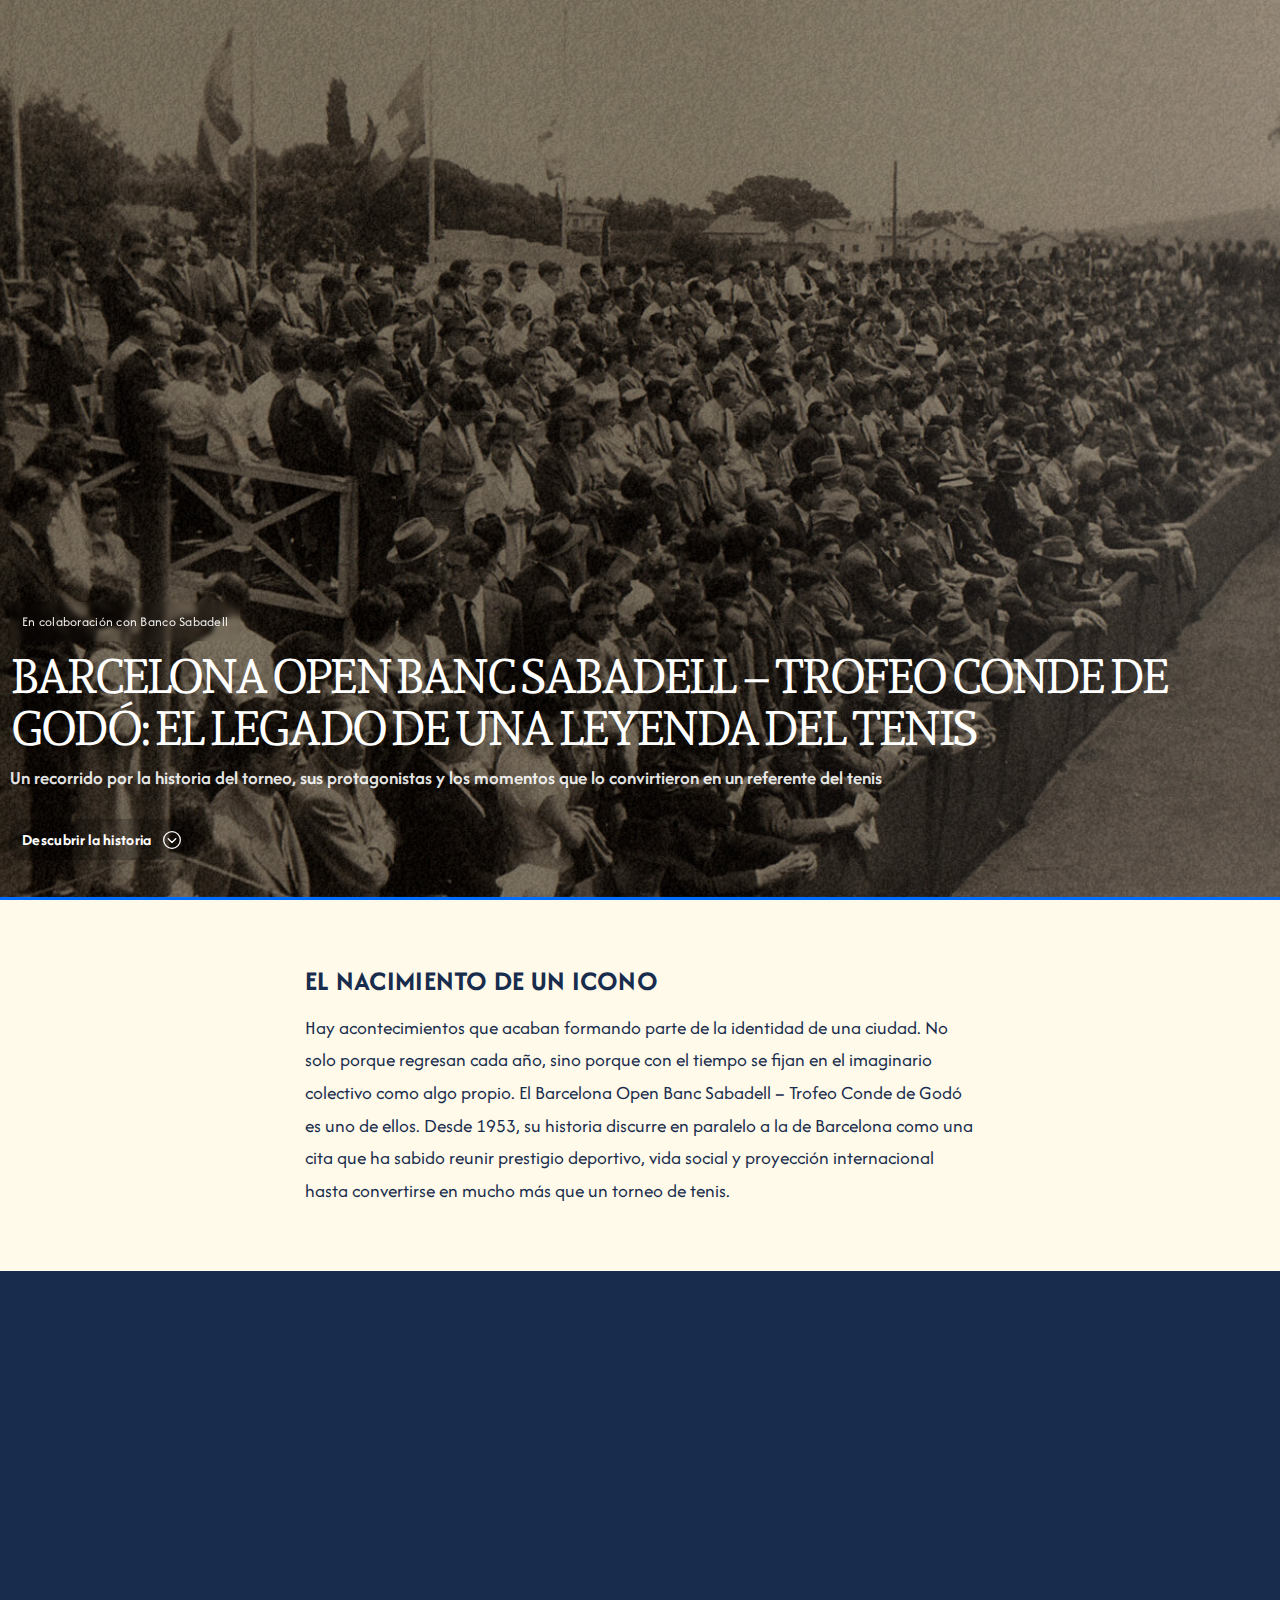
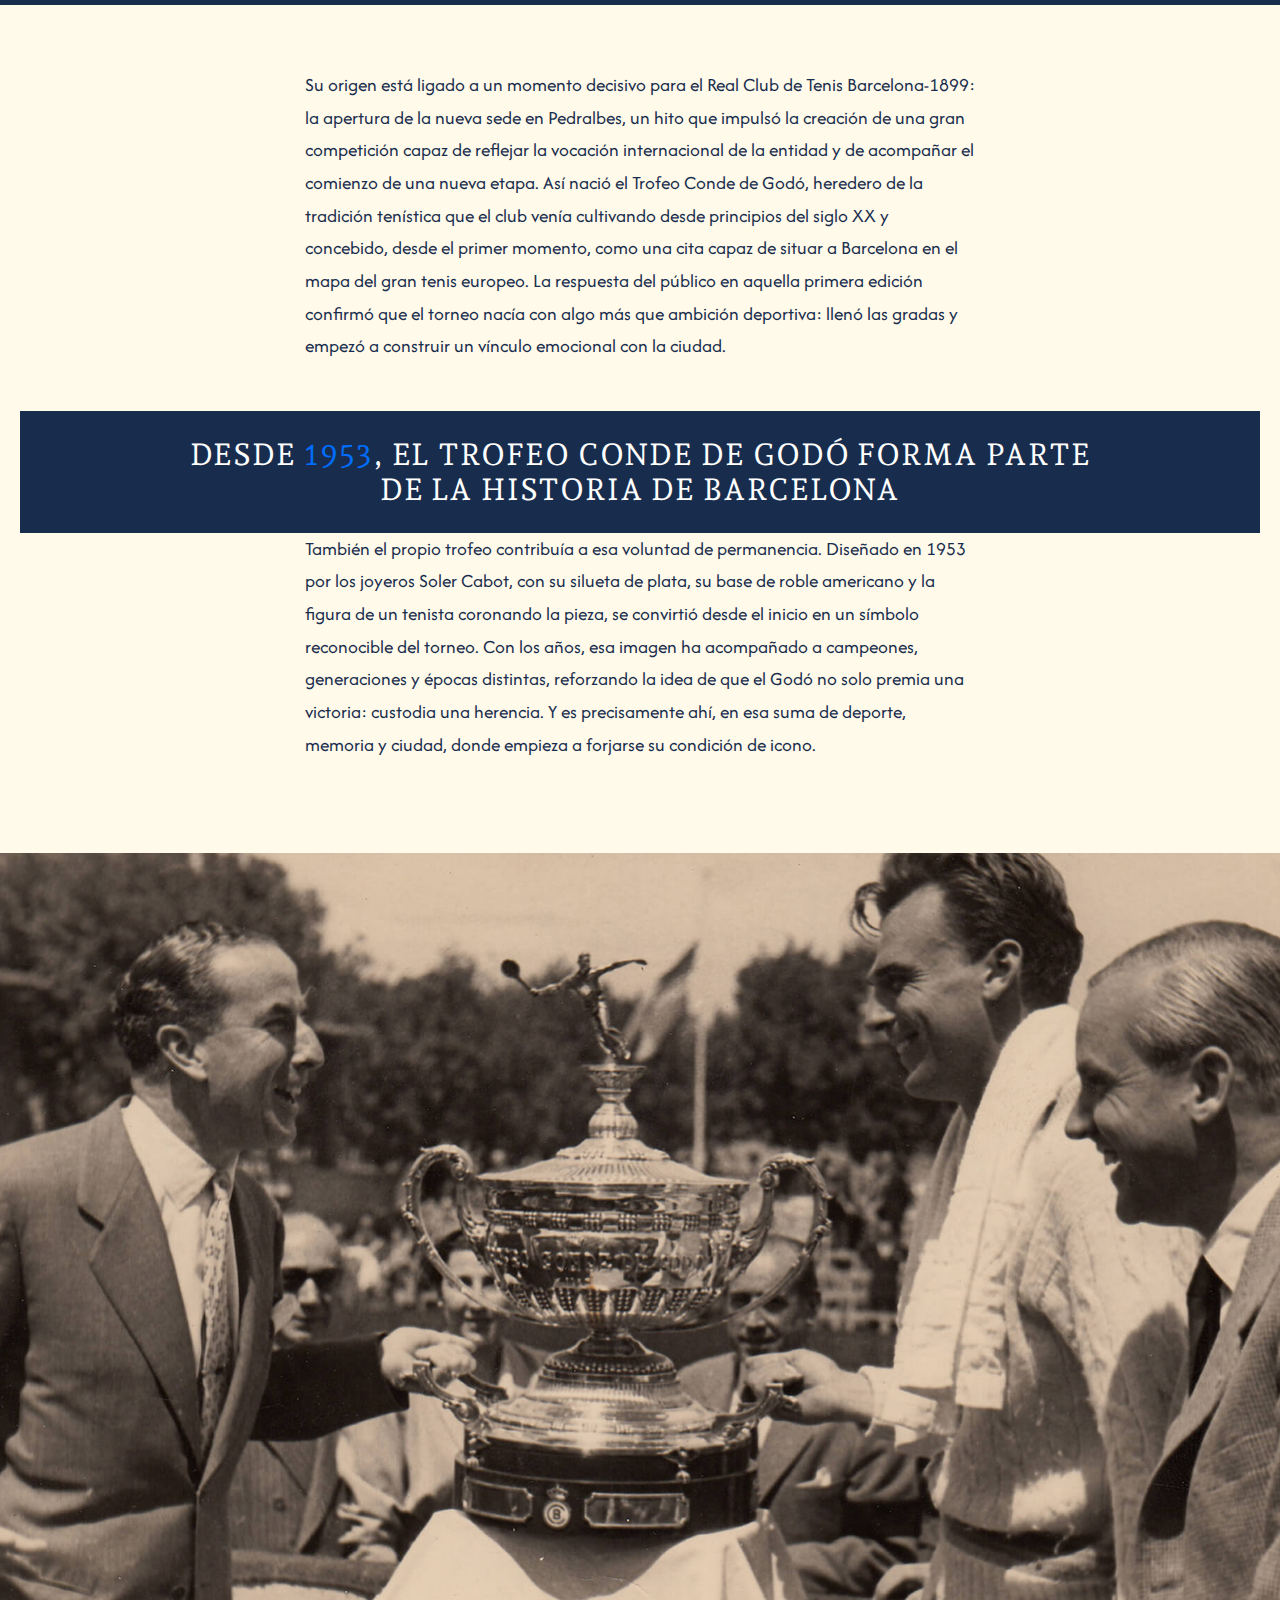
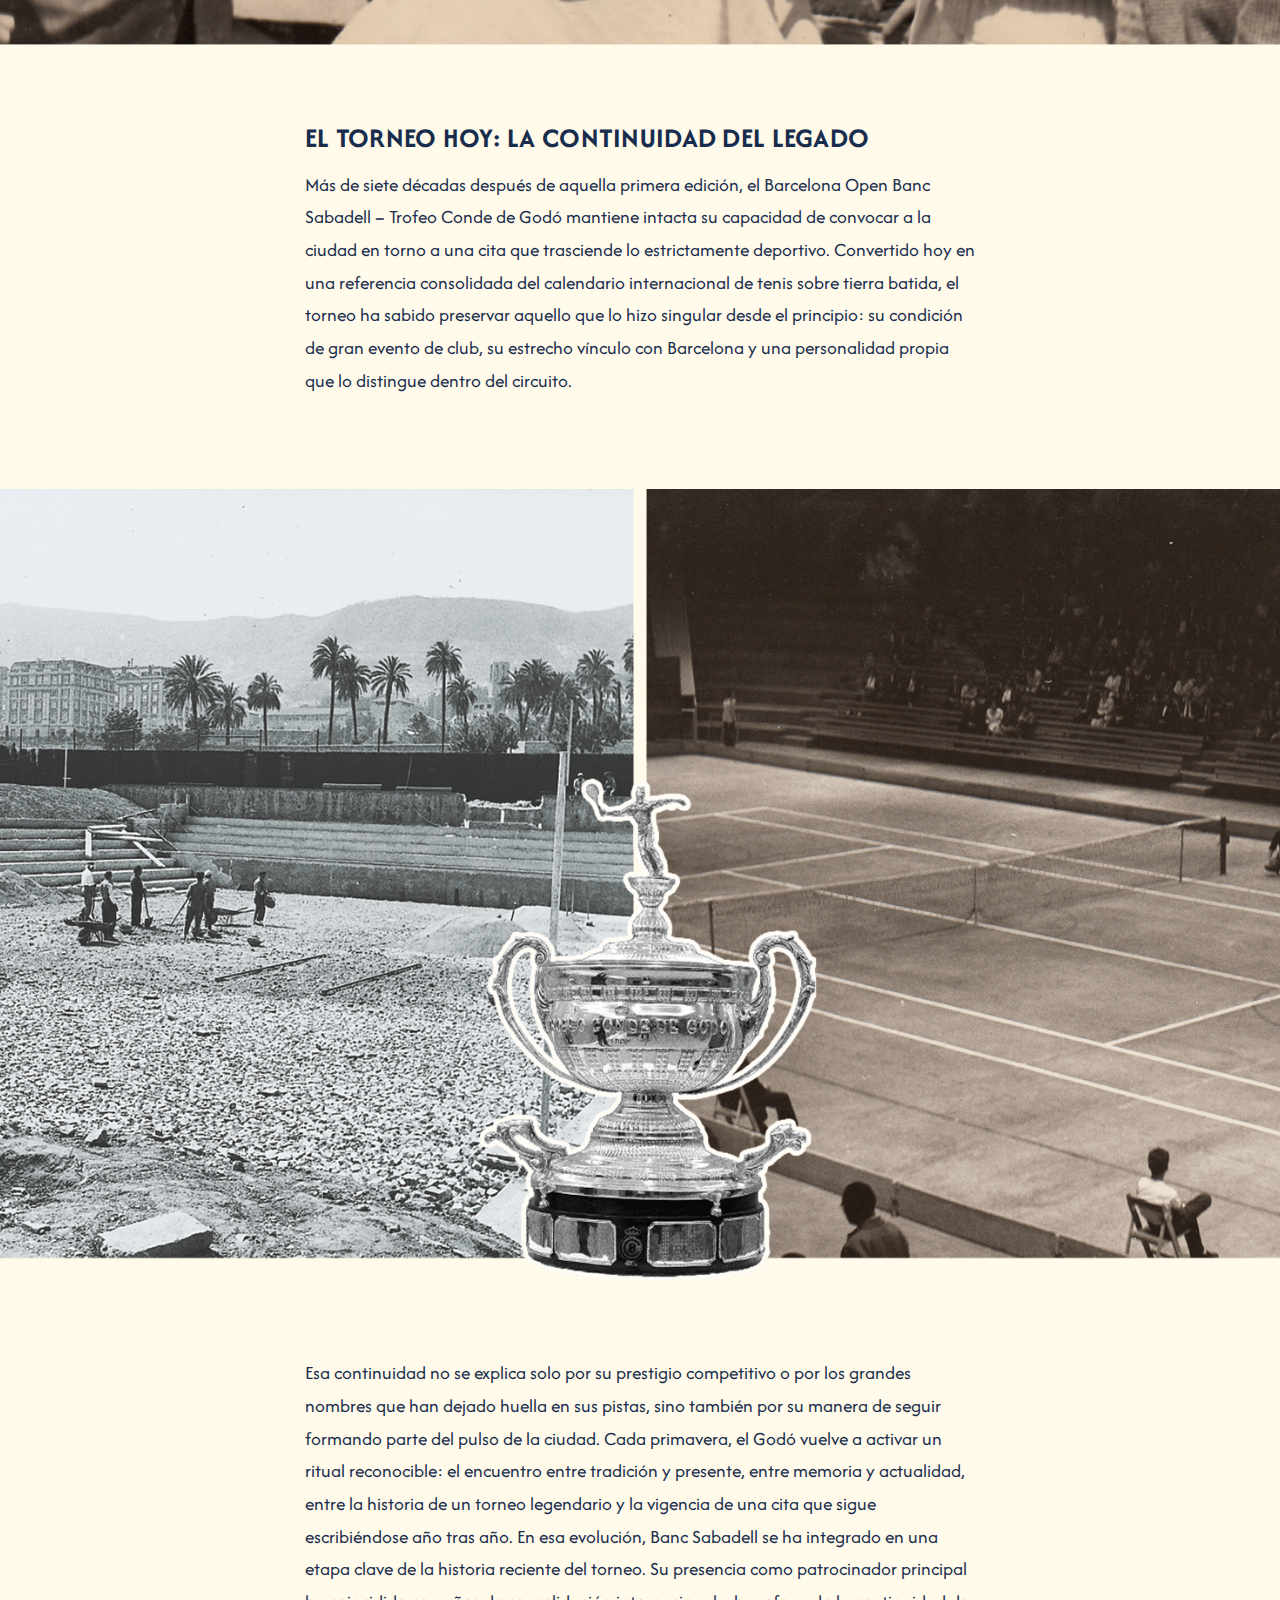
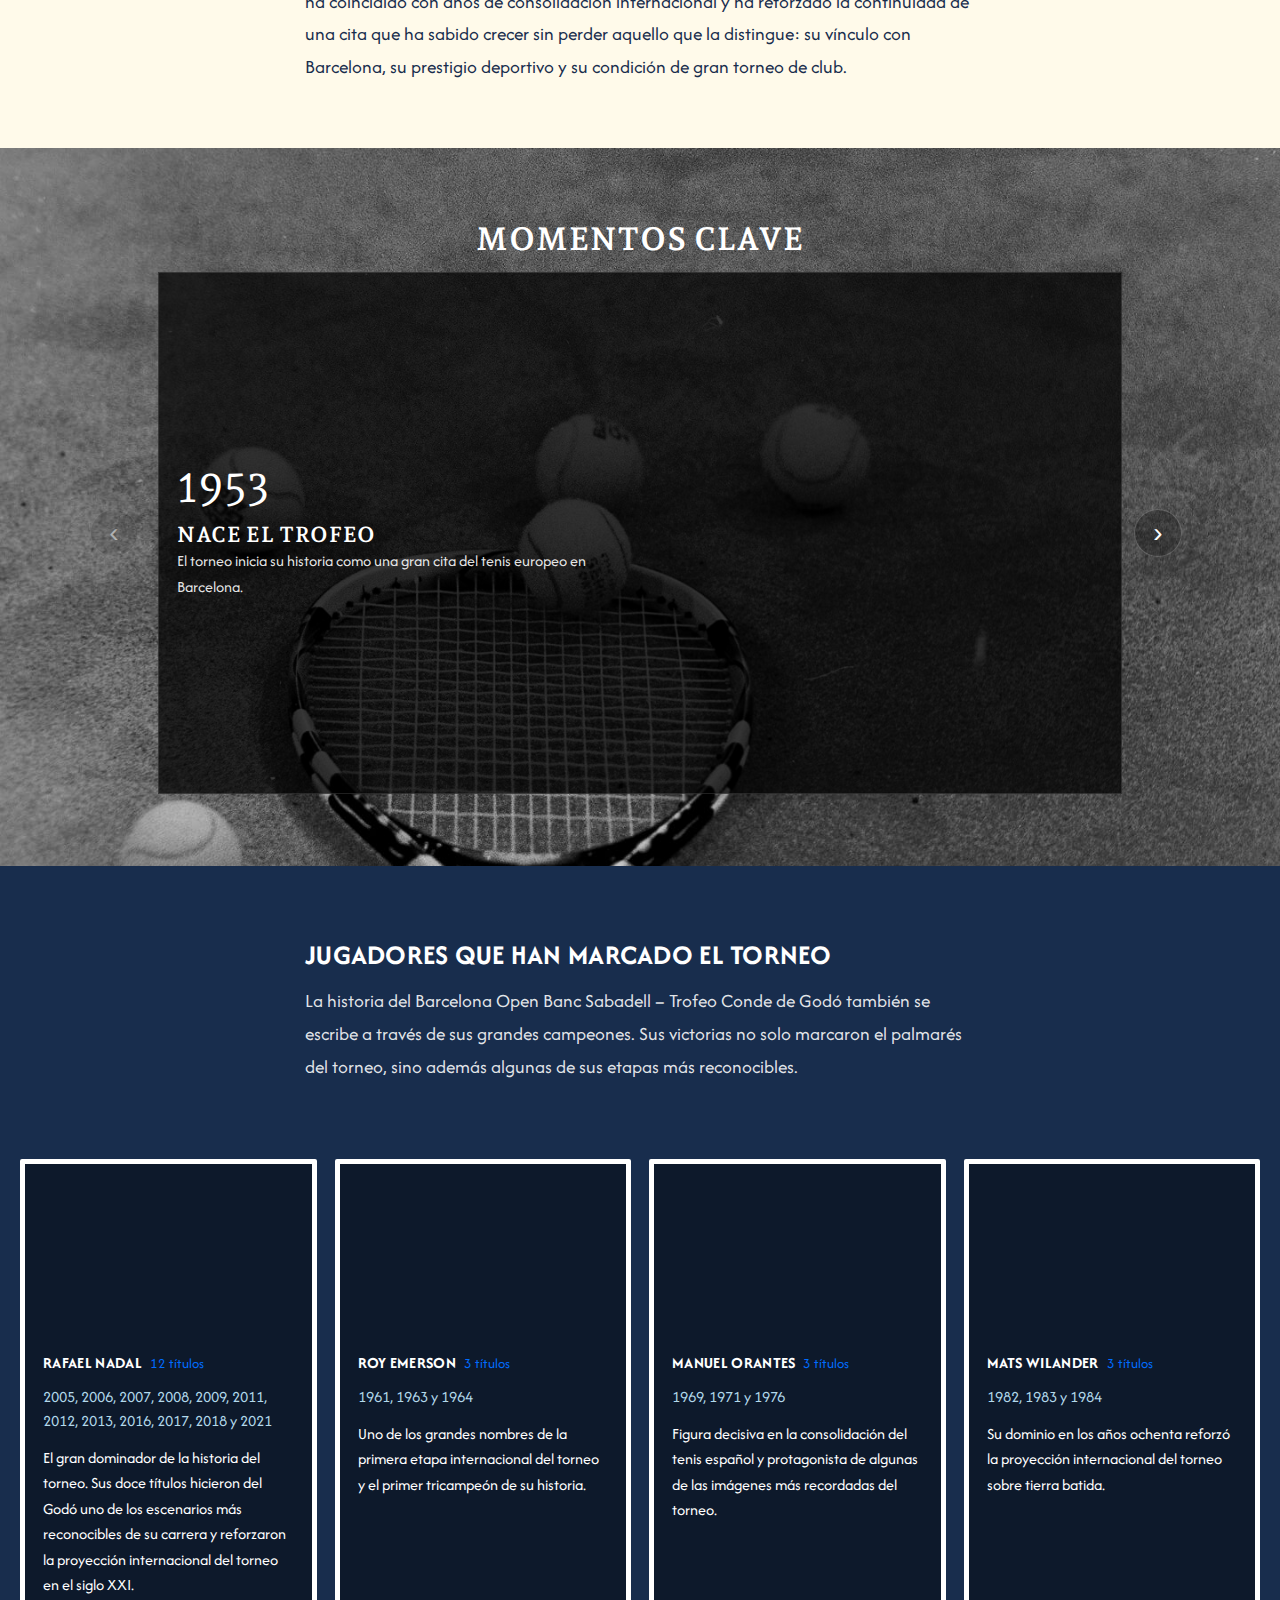
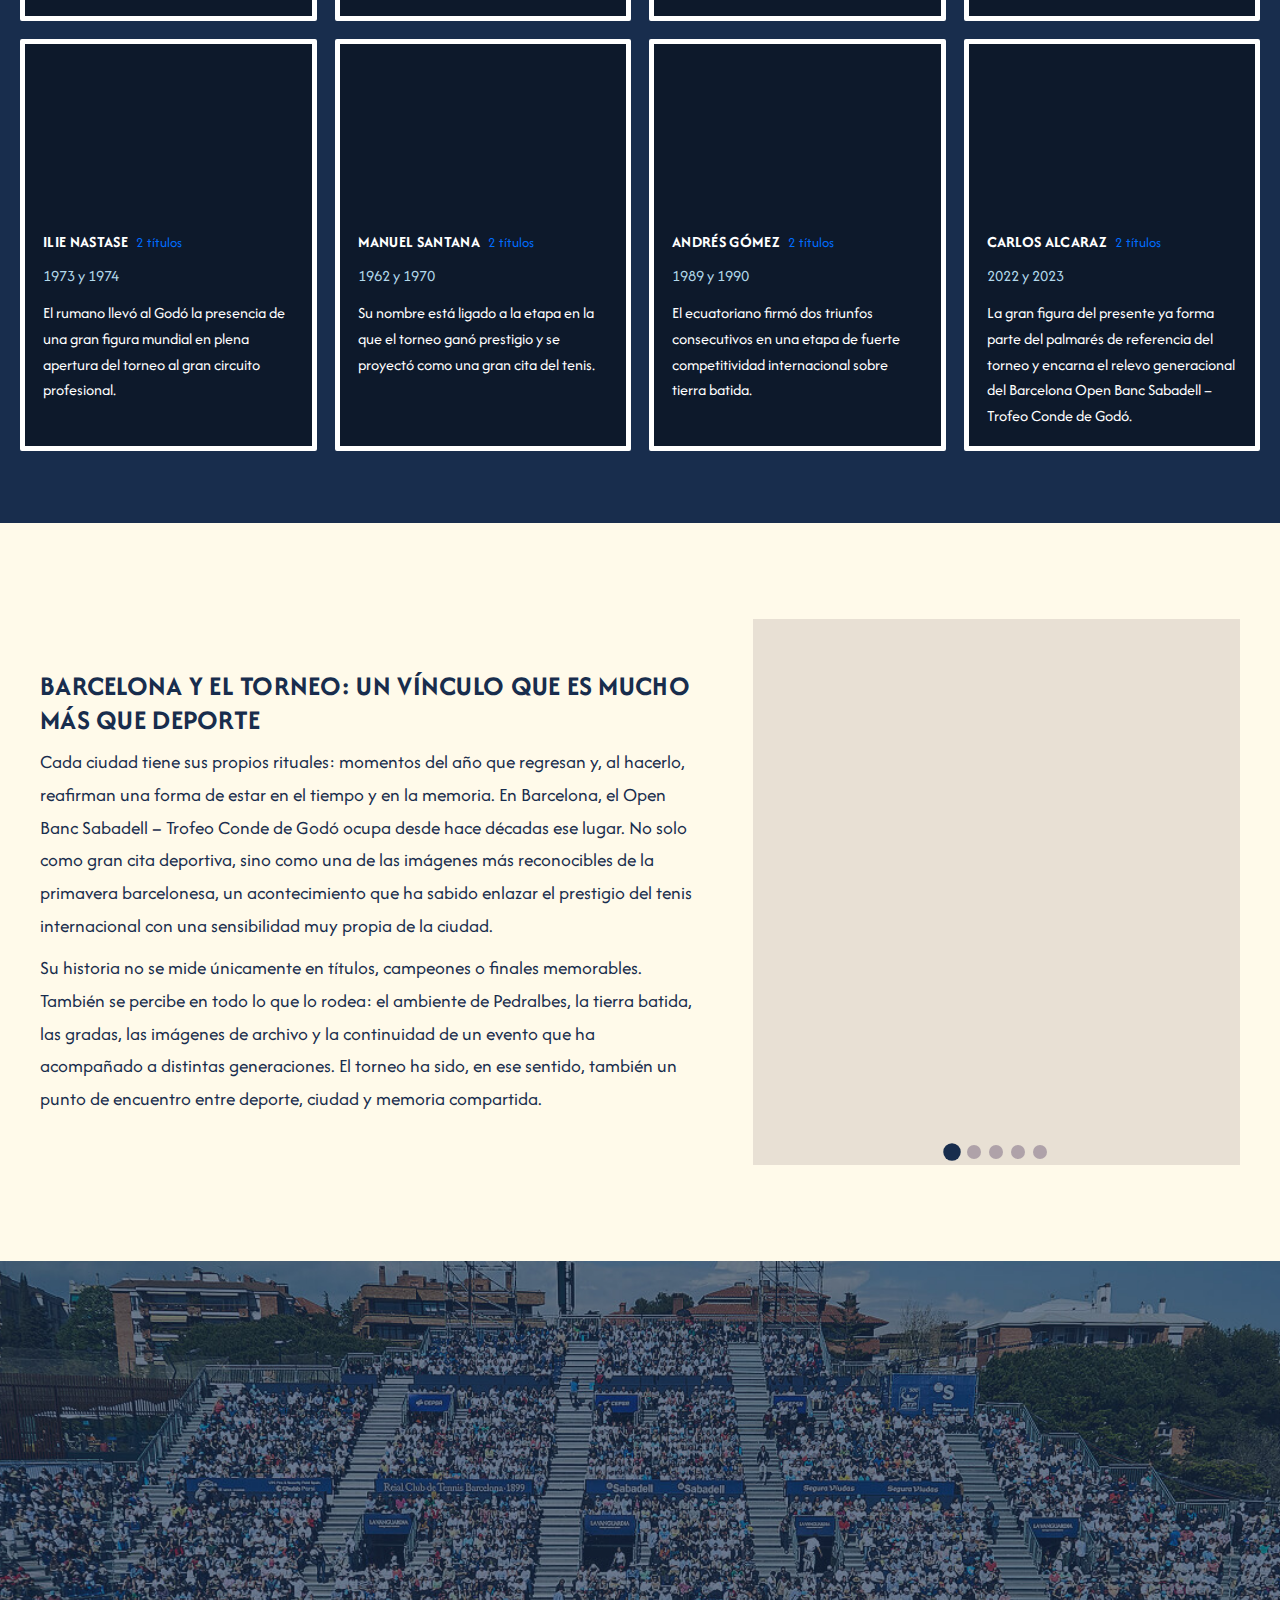
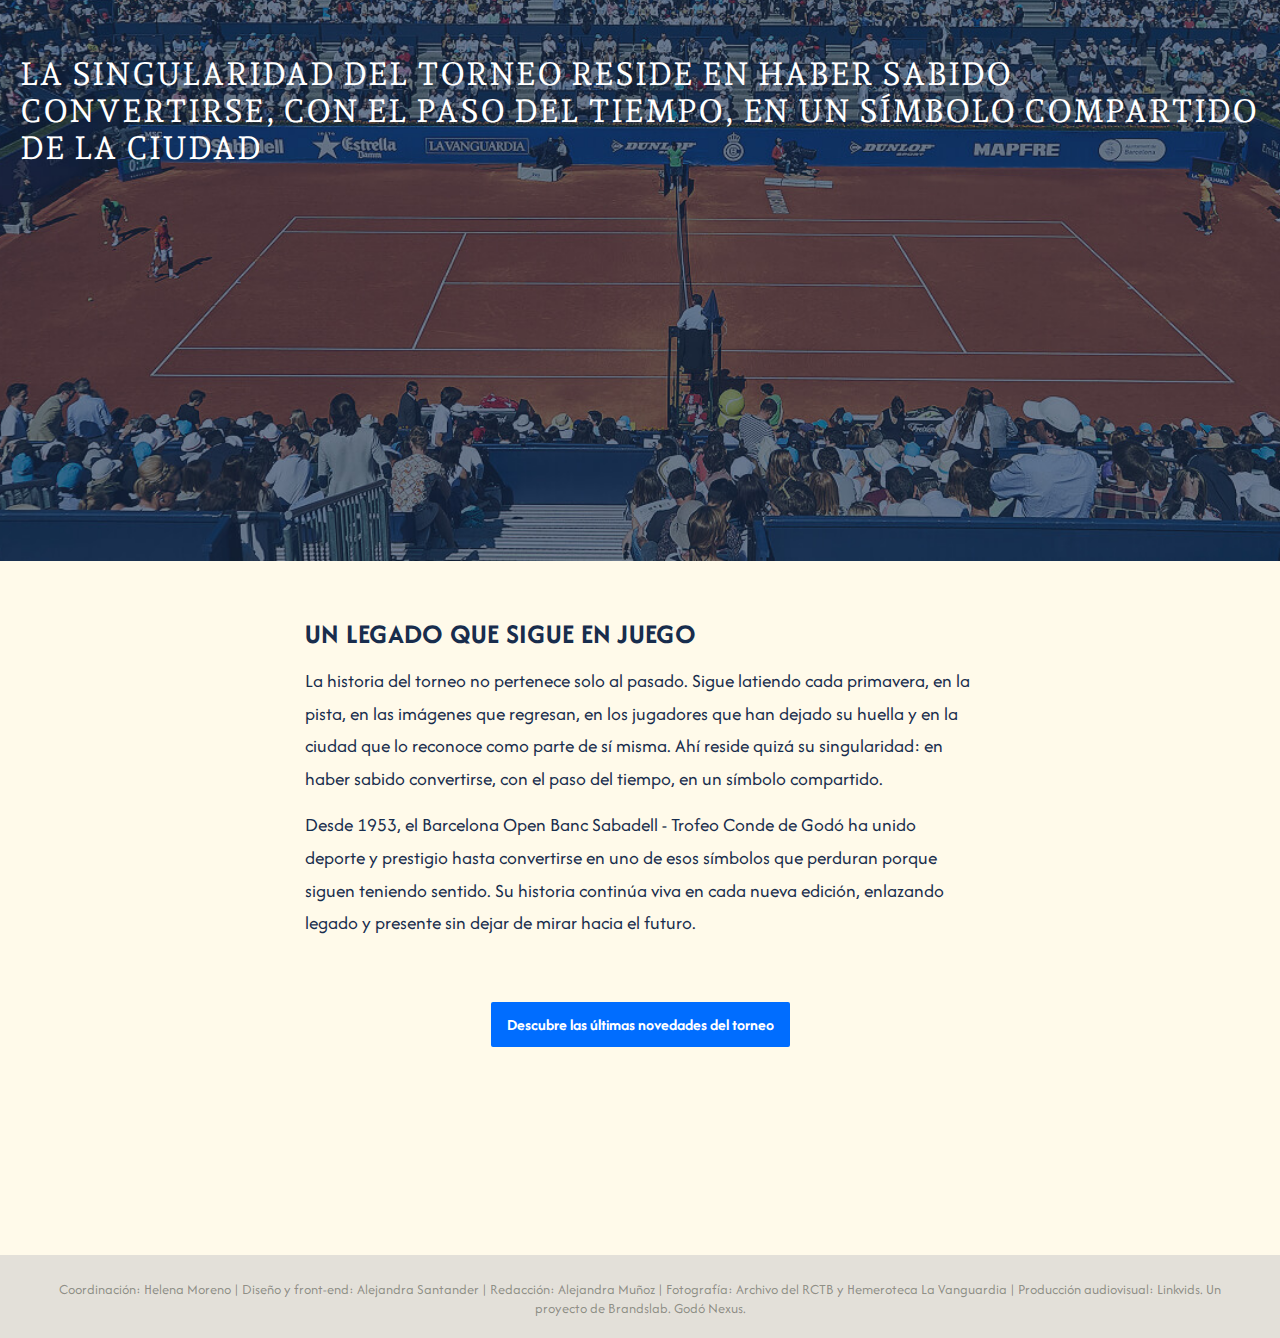
<file: sabadell/04-2026/index.html>
<!DOCTYPE html>
<html lang="es">
<head>
    <meta charset="UTF-8">
    <meta name="viewport" content="width=device-width, initial-scale=1.0">
    <!-- Evita barra de URL en móvil al hacer scroll -->
    <meta name="theme-color" content="#004862">
    <!-- Para embeds externos: usa servidor local (Live Server, npx serve), no file:// -->
    <!-- Origen crítico: imagen LCP del hero -->
    <link rel="preload" as="image" href="https://brandedcontentgrupogodo.github.io/ext2026/sabadell/04-2026/assets/img/hero-sabadell.jpg">
    <!-- CSS propio antes que fuentes para pintar layout cuanto antes -->
    <link rel="stylesheet" href="https://brandedcontentgrupogodo.github.io/ext2026/sabadell/04-2026/assets/css/main.css">
    <!-- Fuentes: solo pesos usados (menos descarga que variable 100–900) -->
    <link rel="preconnect" href="https://fonts.googleapis.com">
    <link rel="preconnect" href="https://fonts.gstatic.com" crossorigin>
    <link href="https://fonts.googleapis.com/css2?family=Afacad:ital,wght@0,400..700;1,400..700&family=Andada+Pro:ital,wght@0,400..840;1,400..840&display=optional" rel="stylesheet">
    <!-- Scripts de terceros: resolver DNS antes -->
    <link rel="dns-prefetch" href="https://cdn.jsdelivr.net">
    <link rel="dns-prefetch" href="https://brandedcontentgrupogodo.github.io">
</head>
<body>
    <div class="body-sabadell">
        <a class="skip-link" href="#contenido">Saltar al contenido</a>

        <div class="hero" role="banner" aria-label="Introducción">
            <div class="hero__media" aria-hidden="true"></div>
            <div class="hero__content">
                <div class="hero__badge">
                    <p class="hero__eyebrow">En colaboración con Banco Sabadell</p>
                </div>

                <h1 class="hero__title">Barcelona Open Banc Sabadell – Trofeo Conde de Godó: el legado de una leyenda del tenis</h1>
                <p class="hero__subtitle">Un recorrido por la historia del torneo, sus protagonistas y los momentos que lo convirtieron en un referente del tenis</p>

                <a class="hero__cta" href="#contenido" aria-describedby="cta-ayuda">
                    <span class="hero__ctaText">Descubrir la historia</span>
                    <img class="hero__ctaIcon" src="https://brandedcontentgrupogodo.github.io/ext2026/sabadell/04-2026/assets/img/scroll.svg" width="20" height="20" alt="Desplazar al contenido">
                </a>
                <span id="cta-ayuda" class="sr-only">Una mirada a los hitos y protagonistas de un torneo que forma parte de la historia de Barcelona</span>
            </div>
        </div>

        <div id="contenido" class="content" tabindex="-1">
            <section class="content__section" aria-labelledby="contenido-titulo">
                <div class="content__inner">
                    <h2 id="contenido-titulo" class="content__title">El nacimiento de un icono</h2>
                    <p class="content__text">Hay acontecimientos que acaban formando parte de la identidad de una ciudad. No solo porque regresan cada año, sino porque con el tiempo se fijan en el imaginario colectivo como algo propio. El Barcelona Open Banc Sabadell – Trofeo Conde de Godó es uno de ellos. Desde 1953, su historia discurre en paralelo a la de Barcelona como una cita que ha sabido reunir prestigio deportivo, vida social y proyección internacional hasta convertirse en mucho más que un torneo de tenis.</p>
                </div>
            </section>

            <section class="marquee" aria-label="Galería de imágenes del torneo">
                <div class="marquee__inner">
                    <div class="marquee__track" aria-hidden="false">
                        <figure class="marquee__item">
                            <img class="marquee__img" src="https://brandedcontentgrupogodo.github.io/ext2026/sabadell/04-2026/assets/img/torneo-sabadell-1.jpg" width="300" height="200" loading="lazy" decoding="async" alt="Imagen del torneo Barcelona Open Banc Sabadell">
                        </figure>
                        <figure class="marquee__item">
                            <img class="marquee__img" src="https://brandedcontentgrupogodo.github.io/ext2026/sabadell/04-2026/assets/img/torneo-sabadell-2.jpg" width="300" height="200" loading="lazy" decoding="async" alt="Imagen del Real Club de Tenis Barcelona">
                        </figure>
                        <figure class="marquee__item">
                            <img class="marquee__img" src="https://brandedcontentgrupogodo.github.io/ext2026/sabadell/04-2026/assets/img/torneo-sabadell-3.jpg" width="300" height="200" loading="lazy" decoding="async" alt="Imagen histórica del torneo">
                        </figure>
                        <figure class="marquee__item">
                            <img class="marquee__img" src="https://brandedcontentgrupogodo.github.io/ext2026/sabadell/04-2026/assets/img/torneo-sabadell-4.jpg" width="300" height="200" loading="lazy" decoding="async" alt="Imagen de una pista de tenis durante el torneo">
                        </figure>
                        <figure class="marquee__item">
                            <img class="marquee__img" src="https://brandedcontentgrupogodo.github.io/ext2026/sabadell/04-2026/assets/img/torneo-sabadell-5.jpg" width="300" height="200" loading="lazy" decoding="async" alt="Imagen del ambiente en las gradas del torneo">
                        </figure>
                    </div>

                    <div class="marquee__track" aria-hidden="true">
                        <figure class="marquee__item">
                            <img class="marquee__img" src="https://brandedcontentgrupogodo.github.io/ext2026/sabadell/04-2026/assets/img/torneo-sabadell-1.jpg" width="300" height="200" loading="lazy" decoding="async" alt="">
                        </figure>
                        <figure class="marquee__item">
                            <img class="marquee__img" src="https://brandedcontentgrupogodo.github.io/ext2026/sabadell/04-2026/assets/img/torneo-sabadell-2.jpg" width="300" height="200" loading="lazy" decoding="async" alt="">
                        </figure>
                        <figure class="marquee__item">
                            <img class="marquee__img" src="https://brandedcontentgrupogodo.github.io/ext2026/sabadell/04-2026/assets/img/torneo-sabadell-3.jpg" width="300" height="200" loading="lazy" decoding="async" alt="">
                        </figure>
                        <figure class="marquee__item">
                            <img class="marquee__img" src="https://brandedcontentgrupogodo.github.io/ext2026/sabadell/04-2026/assets/img/torneo-sabadell-4.jpg" width="300" height="200" loading="lazy" decoding="async" alt="">
                        </figure>
                        <figure class="marquee__item">
                            <img class="marquee__img" src="https://brandedcontentgrupogodo.github.io/ext2026/sabadell/04-2026/assets/img/torneo-sabadell-5.jpg" width="300" height="200" loading="lazy" decoding="async" alt="">
                        </figure>
                    </div>
                </div>
            </section>

            <section class="content__section content__section" aria-labelledby="destacado-titulo">
                <h2 id="destacado-titulo" class="sr-only">Contexto y símbolos del torneo</h2>
                <div class="content__inner">
                    <p class="content__text content__text">Su origen está ligado a un momento decisivo para el Real Club de Tenis Barcelona-1899: la apertura de la nueva sede en Pedralbes, un hito que impulsó la creación de una gran competición capaz de reflejar la vocación internacional de la entidad y de acompañar el comienzo de una nueva etapa. Así nació el Trofeo Conde de Godó, heredero de la tradición tenística que el club venía cultivando desde principios del siglo XX y concebido, desde el primer momento, como una cita capaz de situar a Barcelona en el mapa del gran tenis europeo. La respuesta del público en aquella primera edición confirmó que el torneo nacía con algo más que ambición deportiva: llenó las gradas y empezó a construir un vínculo emocional con la ciudad.</p>
                </div>

                <div class="quote" aria-label="Texto destacado">
                    <p class="quote__text">Desde <span class="quote__accent">1953</span>, el Trofeo Conde de Godó forma parte de la historia de Barcelona</p>
                </div>
                <div class="content__inner">
                    <p class="content__text content__text pt-4 pb-3">También el propio trofeo contribuía a esa voluntad de permanencia. Diseñado en 1953 por los joyeros Soler Cabot, con su silueta de plata, su base de roble americano y la figura de un tenista coronando la pieza, se convirtió desde el inicio en un símbolo reconocible del torneo. Con los años, esa imagen ha acompañado a campeones, generaciones y épocas distintas, reforzando la idea de que el Godó no solo premia una victoria: custodia una herencia. Y es precisamente ahí, en esa suma de deporte, memoria y ciudad, donde empieza a forjarse su condición de icono.</p>
                </div>
                
                <div class="fullBleedMedia" aria-label="Imagen destacada">
                    <img class="fullBleedMedia__img" src="https://brandedcontentgrupogodo.github.io/ext2026/sabadell/04-2026/assets/img/destacado1.jpg" alt="Trofeo Conde de Godó">
                </div>

                <div class="content__inner pb-3 pt-2">
                    <h2 id="torneo-hoy-titulo" class="content__title">El torneo hoy: la continuidad del legado</h2>
                    <p class="content__text">Más de siete décadas después de aquella primera edición, el Barcelona Open Banc Sabadell – Trofeo Conde de Godó mantiene intacta su capacidad de convocar a la ciudad en torno a una cita que trasciende lo estrictamente deportivo. Convertido hoy en una referencia consolidada del calendario internacional de tenis sobre tierra batida, el torneo ha sabido preservar aquello que lo hizo singular desde el principio: su condición de gran evento de club, su estrecho vínculo con Barcelona y una personalidad propia que lo distingue dentro del circuito.</p>
                </div>

                <div class="fullBleedMedia" aria-label="Imagen destacada">
                    <img class="fullBleedMedia__img" src="https://brandedcontentgrupogodo.github.io/ext2026/sabadell/04-2026/assets/img/destacado2.png" alt="Trofeo Conde de Godó">
                </div>

                <div class="content__inner pt-2">
                    <p class="content__text">Esa continuidad no se explica solo por su prestigio competitivo o por los grandes nombres que han dejado huella en sus pistas, sino también por su manera de seguir formando parte del pulso de la ciudad. Cada primavera, el Godó vuelve a activar un ritual reconocible: el encuentro entre tradición y presente, entre memoria y actualidad, entre la historia de un torneo legendario y la vigencia de una cita que sigue escribiéndose año tras año. En esa evolución, Banc Sabadell se ha integrado en una etapa clave de la historia reciente del torneo. Su presencia como patrocinador principal ha coincidido con años de consolidación internacional y ha reforzado la continuidad de una cita que ha sabido crecer sin perder aquello que la distingue: su vínculo con Barcelona, su prestigio deportivo y su condición de gran torneo de club.</p>
                </div>

            </section>


            <section class="timeline" aria-labelledby="timeline-title">
                <div class="timeline__inner">
                    <h2 id="timeline-title" class="timeline__title">Momentos clave</h2>

                    <div class="timeline__shell" aria-label="Navegación del carrusel">
                        <button class="timeline__nav timeline__nav--prev" type="button" aria-controls="timeline-track" disabled>
                            <span class="sr-only">Anterior</span>
                            <span aria-hidden="true">‹</span>
                        </button>

                        <div class="timeline__viewport" role="region" aria-roledescription="carrusel" aria-label="Carrusel de momentos">
                            <ol id="timeline-track" class="timeline__track">
                            <li class="timeline__slide" role="group" aria-roledescription="diapositiva" aria-label="1 de 9">
                                <div class="timelineCard">
                                    <div class="timelineCard__copy">
                                        <p class="timelineCard__year">1953</p>
                                        <h3 class="timelineCard__headline">NACE EL TROFEO</h3>
                                        <p class="timelineCard__text">El torneo inicia su historia como una gran cita del tenis europeo en Barcelona.</p>
                                    </div>
                                    <div class="timelineCard__media">
                                        <button class="timelineCard__zoom" type="button" aria-label="Ampliar imagen: torneo en 1953">
                                            <img src="https://brandedcontentgrupogodo.github.io/ext2026/sabadell/04-2026/assets/img/slider-1.jpg" width="640" height="420" loading="lazy" decoding="async" alt="Imagen del torneo en 1953">
                                        </button>
                                    </div>
                                </div>
                            </li>
                            <li class="timeline__slide" role="group" aria-roledescription="diapositiva" aria-label="2 de 9">
                                <div class="timelineCard">
                                    <div class="timelineCard__copy">
                                        <p class="timelineCard__year">1960</p>
                                        <h3 class="timelineCard__headline">CONSOLIDACIÓN</h3>
                                        <p class="timelineCard__text">Una década de crecimiento que fija el torneo en el calendario y en la ciudad.</p>
                                    </div>
                                    <div class="timelineCard__media">
                                        <button class="timelineCard__zoom" type="button" aria-label="Ampliar imagen: torneo en los años 60">
                                            <img src="https://brandedcontentgrupogodo.github.io/ext2026/sabadell/04-2026/assets/img/slider-2.jpg" width="640" height="420" loading="lazy" decoding="async" alt="Imagen del torneo en los años 60">
                                        </button>
                                    </div>
                                </div>
                            </li>
                            <li class="timeline__slide" role="group" aria-roledescription="diapositiva" aria-label="3 de 9">
                                <div class="timelineCard">
                                    <div class="timelineCard__copy">
                                        <p class="timelineCard__year">1970</p>
                                        <h3 class="timelineCard__headline">NUEVAS FIGURAS</h3>
                                        <p class="timelineCard__text">La pista se convierte en escaparate de estilos y rivalidades que marcan época.</p>
                                    </div>
                                    <div class="timelineCard__media">
                                        <button class="timelineCard__zoom" type="button" aria-label="Ampliar imagen: torneo en los años 70">
                                            <img src="https://brandedcontentgrupogodo.github.io/ext2026/sabadell/04-2026/assets/img/slider-3.jpg" width="640" height="420" loading="lazy" decoding="async" alt="Imagen del torneo en los años 70">
                                        </button>
                                    </div>
                                </div>
                            </li>
                            <li class="timeline__slide" role="group" aria-roledescription="diapositiva" aria-label="4 de 9">
                                <div class="timelineCard">
                                    <div class="timelineCard__copy">
                                        <p class="timelineCard__year">1980</p>
                                        <h3 class="timelineCard__headline">PRESTIGIO</h3>
                                        <p class="timelineCard__text">Barcelona refuerza su proyección internacional con un torneo cada vez más seguido.</p>
                                    </div>
                                    <div class="timelineCard__media">
                                        <button class="timelineCard__zoom" type="button" aria-label="Ampliar imagen: torneo en los años 80">
                                            <img src="https://brandedcontentgrupogodo.github.io/ext2026/sabadell/04-2026/assets/img/slider-4.jpg" width="640" height="420" loading="lazy" decoding="async" alt="Imagen del torneo en los años 80">
                                        </button>
                                    </div>
                                </div>
                            </li>
                            <li class="timeline__slide" role="group" aria-roledescription="diapositiva" aria-label="5 de 9">
                                <div class="timelineCard">
                                    <div class="timelineCard__copy">
                                        <p class="timelineCard__year">1990</p>
                                        <h3 class="timelineCard__headline">UNA ERA</h3>
                                        <p class="timelineCard__text">El torneo vive grandes finales y consolida una identidad propia en tierra batida.</p>
                                    </div>
                                    <div class="timelineCard__media">
                                        <button class="timelineCard__zoom" type="button" aria-label="Ampliar imagen: torneo en los años 90">
                                            <img src="https://brandedcontentgrupogodo.github.io/ext2026/sabadell/04-2026/assets/img/slider-5.jpg" width="640" height="420" loading="lazy" decoding="async" alt="Imagen del torneo en los años 90">
                                        </button>
                                    </div>
                                </div>
                            </li>
                            <li class="timeline__slide" role="group" aria-roledescription="diapositiva" aria-label="6 de 9">
                                <div class="timelineCard">
                                    <div class="timelineCard__copy">
                                        <p class="timelineCard__year">2000</p>
                                        <h3 class="timelineCard__headline">NUEVO SIGLO</h3>
                                        <p class="timelineCard__text">La cita se moderniza sin perder la tradición del club y la ciudad.</p>
                                    </div>
                                    <div class="timelineCard__media">
                                        <button class="timelineCard__zoom" type="button" aria-label="Ampliar imagen: torneo en los años 2000">
                                            <img src="https://brandedcontentgrupogodo.github.io/ext2026/sabadell/04-2026/assets/img/slider-6.jpg" width="640" height="420" loading="lazy" decoding="async" alt="Imagen del torneo en los años 2000">
                                        </button>
                                    </div>
                                </div>
                            </li>
                            <li class="timeline__slide" role="group" aria-roledescription="diapositiva" aria-label="7 de 9">
                                <div class="timelineCard">
                                    <div class="timelineCard__copy">
                                        <p class="timelineCard__year">2010</p>
                                        <h3 class="timelineCard__headline">NUEVA GENERACIÓN</h3>
                                        <p class="timelineCard__text">Surgen referentes que conectan el torneo con nuevas audiencias y momentos.</p>
                                    </div>
                                    <div class="timelineCard__media">
                                        <button class="timelineCard__zoom" type="button" aria-label="Ampliar imagen: torneo en los años 2010">
                                            <img src="https://brandedcontentgrupogodo.github.io/ext2026/sabadell/04-2026/assets/img/slider-7.jpg" width="640" height="420" loading="lazy" decoding="async" alt="Imagen del torneo en los años 2010">
                                        </button>
                                    </div>
                                </div>
                            </li>
                            <li class="timeline__slide" role="group" aria-roledescription="diapositiva" aria-label="8 de 9">
                                <div class="timelineCard">
                                    <div class="timelineCard__copy">
                                        <p class="timelineCard__year">2020</p>
                                        <h3 class="timelineCard__headline">CONTINUIDAD</h3>
                                        <p class="timelineCard__text">El legado se renueva edición tras edición en un torneo ya imprescindible.</p>
                                    </div>
                                    <div class="timelineCard__media">
                                        <button class="timelineCard__zoom" type="button" aria-label="Ampliar imagen: torneo en los años 2020">
                                            <img src="https://brandedcontentgrupogodo.github.io/ext2026/sabadell/04-2026/assets/img/slider-8.jpg" width="640" height="420" loading="lazy" decoding="async" alt="Imagen del torneo en los años 2020">
                                        </button>
                                    </div>
                                </div>
                            </li>
                            <li class="timeline__slide" role="group" aria-roledescription="diapositiva" aria-label="9 de 9">
                                <div class="timelineCard">
                                    <div class="timelineCard__copy">
                                        <p class="timelineCard__year">HOY</p>
                                        <h3 class="timelineCard__headline">EL LEGADO SIGUE</h3>
                                        <p class="timelineCard__text">Una historia viva que continúa escribiéndose en Barcelona cada primavera.</p>
                                    </div>
                                    <div class="timelineCard__media">
                                        <button class="timelineCard__zoom" type="button" aria-label="Ampliar imagen: imagen actual del torneo">
                                            <img src="https://brandedcontentgrupogodo.github.io/ext2026/sabadell/04-2026/assets/img/slider-9.jpg" width="640" height="420" loading="lazy" decoding="async" alt="Imagen actual del torneo">
                                        </button>
                                    </div>
                                </div>
                            </li>
                            </ol>
                        </div>

                        <button class="timeline__nav timeline__nav--next" type="button" aria-controls="timeline-track">
                            <span class="sr-only">Siguiente</span>
                            <span aria-hidden="true">›</span>
                        </button>
                    </div>

                    <dialog class="imgModal" aria-label="Vista ampliada de imagen">
                        <button class="imgModal__close" type="button">
                            <span class="sr-only">Cerrar</span>
                            <span aria-hidden="true">×</span>
                        </button>
                        <figure class="imgModal__figure">
                            <img class="imgModal__img" alt="">
                            <figcaption class="imgModal__caption sr-only"></figcaption>
                        </figure>
                    </dialog>
                </div>
            </section>

            <section class="darkSection" aria-labelledby="darkSection-title">
                <div class="content__inner pb-3">
                    <h2 id="darkSection-title" class="content__title content__title--light">Jugadores que han marcado el torneo</h2>
                    <p class="content__text content__text--light">La historia del Barcelona Open Banc Sabadell – Trofeo Conde de Godó también se escribe a través de sus grandes campeones. Sus victorias no solo marcaron el palmarés del torneo, sino además algunas de sus etapas más reconocibles.</p>
                </div>

                <div class="playersGrid" aria-label="Tarjetas de jugadores destacados">
                    <ul class="playersGrid__list">
                        <li class="playerCard">
                            <img class="playerCard__img" src="https://brandedcontentgrupogodo.github.io/ext2026/sabadell/04-2026/assets/img/jugador-1.jpg" width="215" height="135" loading="lazy" decoding="async" alt="Jugador destacado">
                            <div class="playerCard__head">
                                <p class="playerCard__name">Rafael Nadal</p>
                                <p class="playerCard__titles">12 títulos</p>
                            </div>
                            <p class="playerCard__lead">2005, 2006, 2007, 2008, 2009, 2011, 2012, 2013, 2016, 2017, 2018 y 2021</p>
                            <p class="playerCard__text">El gran dominador de la historia del torneo. Sus doce títulos hicieron del Godó uno de los escenarios más reconocibles de su carrera y reforzaron la proyección internacional del torneo en el siglo XXI.</p>
                        </li>
                        <li class="playerCard">
                            <img class="playerCard__img" src="https://brandedcontentgrupogodo.github.io/ext2026/sabadell/04-2026/assets/img/jugador-2.jpg" width="215" height="135" loading="lazy" decoding="async" alt="Jugador destacado">
                            <div class="playerCard__head">
                                <p class="playerCard__name">Roy Emerson</p>
                                <p class="playerCard__titles">3 títulos</p>
                            </div>
                            <p class="playerCard__lead">1961, 1963 y 1964</p>
                            <p class="playerCard__text">Uno de los grandes nombres de la primera etapa internacional del torneo y el primer tricampeón de su historia.</p>
                        </li>
                        <li class="playerCard">
                            <img class="playerCard__img" src="https://brandedcontentgrupogodo.github.io/ext2026/sabadell/04-2026/assets/img/jugador-3.jpg" width="215" height="135" loading="lazy" decoding="async" alt="Jugador destacado">
                            <div class="playerCard__head">
                                <p class="playerCard__name">Manuel Orantes</p>
                                <p class="playerCard__titles">3 títulos</p>
                            </div>
                            <p class="playerCard__lead">1969, 1971 y 1976</p>
                            <p class="playerCard__text">Figura decisiva en la consolidación del tenis español y protagonista de algunas de las imágenes más recordadas del torneo.</p>
                        </li>
                        <li class="playerCard">
                            <img class="playerCard__img" src="https://brandedcontentgrupogodo.github.io/ext2026/sabadell/04-2026/assets/img/jugador-4.jpg" width="215" height="135" loading="lazy" decoding="async" alt="Jugador destacado">
                            <div class="playerCard__head">
                                <p class="playerCard__name">Mats Wilander</p>
                                <p class="playerCard__titles">3 títulos</p>
                            </div>
                            <p class="playerCard__lead">1982, 1983 y 1984</p>
                            <p class="playerCard__text">Su dominio en los años ochenta reforzó la proyección internacional del torneo sobre tierra batida.</p>
                        </li>
                        <li class="playerCard">
                            <img class="playerCard__img" src="https://brandedcontentgrupogodo.github.io/ext2026/sabadell/04-2026/assets/img/jugador-5.jpg" width="215" height="135" loading="lazy" decoding="async" alt="Jugador destacado">
                            <div class="playerCard__head">
                                <p class="playerCard__name">Ilie Nastase</p>
                                <p class="playerCard__titles">2 títulos</p>
                            </div>
                            <p class="playerCard__lead">1973 y 1974</p>
                            <p class="playerCard__text">El rumano llevó al Godó la presencia de una gran figura mundial en plena apertura del torneo al gran circuito profesional.</p>
                        </li>
                        <li class="playerCard">
                            <img class="playerCard__img" src="https://brandedcontentgrupogodo.github.io/ext2026/sabadell/04-2026/assets/img/jugador-6.jpg" width="215" height="135" loading="lazy" decoding="async" alt="Jugador destacado">
                            <div class="playerCard__head">
                                <p class="playerCard__name">Manuel Santana</p>
                                <p class="playerCard__titles">2 títulos</p>
                            </div>
                            <p class="playerCard__lead">1962 y 1970</p>
                            <p class="playerCard__text">Su nombre está ligado a la etapa en la que el torneo ganó prestigio y se proyectó como una gran cita del tenis.</p>
                        </li>
                        <li class="playerCard">
                            <img class="playerCard__img" src="https://brandedcontentgrupogodo.github.io/ext2026/sabadell/04-2026/assets/img/jugador-7.jpg" width="215" height="135" loading="lazy" decoding="async" alt="Jugador destacado">
                            <div class="playerCard__head">
                                <p class="playerCard__name">Andrés Gómez</p>
                                <p class="playerCard__titles">2 títulos</p>
                            </div>
                            <p class="playerCard__lead">1989 y 1990</p>
                            <p class="playerCard__text">El ecuatoriano firmó dos triunfos consecutivos en una etapa de fuerte competitividad internacional sobre tierra batida.</p>
                        </li>
                        <li class="playerCard">
                            <img class="playerCard__img" src="https://brandedcontentgrupogodo.github.io/ext2026/sabadell/04-2026/assets/img/jugador-8.jpg" width="215" height="135" loading="lazy" decoding="async" alt="Jugador destacado">
                            <div class="playerCard__head">
                                <p class="playerCard__name">Carlos Alcaraz</p>
                                <p class="playerCard__titles">2 títulos</p>
                            </div>
                            <p class="playerCard__lead">2022 y 2023</p>
                            <p class="playerCard__text">La gran figura del presente ya forma parte del palmarés de referencia del torneo y encarna el relevo generacional del Barcelona Open Banc Sabadell – Trofeo Conde de Godó.</p>
                        </li>
                    </ul>
                </div>
            </section>

            <section class="splitGallery" aria-labelledby="splitGallery-title">
                <div class="splitGallery__inner">
                    <div class="splitGallery__copy">
                        <h2 id="splitGallery-title" class="content__title">Barcelona y el torneo: un vínculo que es mucho más que deporte</h2>
                        <p class="content__text">Cada ciudad tiene sus propios rituales: momentos del año que regresan y, al hacerlo, reafirman una forma de estar en el tiempo y en la memoria. En Barcelona, el Open Banc Sabadell – Trofeo Conde de Godó ocupa desde hace décadas ese lugar. No solo como gran cita deportiva, sino como una de las imágenes más reconocibles de la primavera barcelonesa, un acontecimiento que ha sabido enlazar el prestigio del tenis internacional con una sensibilidad muy propia de la ciudad.</p>
                        <p class="content__text">Su historia no se mide únicamente en títulos, campeones o finales memorables. También se percibe en todo lo que lo rodea: el ambiente de Pedralbes, la tierra batida, las gradas, las imágenes de archivo y la continuidad de un evento que ha acompañado a distintas generaciones. El torneo ha sido, en ese sentido, también un punto de encuentro entre deporte, ciudad y memoria compartida.</p>
                    </div>

                    <div class="miniGallery" aria-label="Galería de imágenes">
                        <div class="miniGallery__frame" role="region" aria-roledescription="carrusel" aria-label="Carrusel de galería">
                            <ul class="miniGallery__slides">
                                <li class="miniGallery__slide" data-mini-slide="0">
                                    <button class="miniGallery__zoom" type="button" aria-label="Ampliar imagen de la galería (1 de 5)">
                                        <img src="https://brandedcontentgrupogodo.github.io/ext2026/sabadell/04-2026/assets/img/portada1.jpg" width="800" height="520" loading="lazy" decoding="async" alt="Imagen de la galería 1">
                                    </button>
                                </li>
                                <li class="miniGallery__slide" data-mini-slide="1">
                                    <button class="miniGallery__zoom" type="button" aria-label="Ampliar imagen de la galería (2 de 5)">
                                        <img src="https://brandedcontentgrupogodo.github.io/ext2026/sabadell/04-2026/assets/img/portada2.jpg" width="800" height="520" loading="lazy" decoding="async" alt="Imagen de la galería 2">
                                    </button>
                                </li>
                                <li class="miniGallery__slide" data-mini-slide="2">
                                    <button class="miniGallery__zoom" type="button" aria-label="Ampliar imagen de la galería (3 de 5)">
                                        <img src="https://brandedcontentgrupogodo.github.io/ext2026/sabadell/04-2026/assets/img/portada3.jpg" width="800" height="520" loading="lazy" decoding="async" alt="Imagen de la galería 3">
                                    </button>
                                </li>
                                <li class="miniGallery__slide" data-mini-slide="3">
                                    <button class="miniGallery__zoom" type="button" aria-label="Ampliar imagen de la galería (4 de 5)">
                                        <img src="https://brandedcontentgrupogodo.github.io/ext2026/sabadell/04-2026/assets/img/portada4.jpg" width="800" height="520" loading="lazy" decoding="async" alt="Imagen de la galería 4">
                                    </button>
                                </li>
                                <li class="miniGallery__slide" data-mini-slide="4">
                                    <button class="miniGallery__zoom" type="button" aria-label="Ampliar imagen de la galería (5 de 5)">
                                        <img src="https://brandedcontentgrupogodo.github.io/ext2026/sabadell/04-2026/assets/img/portada5.jpg" width="800" height="520" loading="lazy" decoding="async" alt="Imagen de la galería 5">
                                    </button>
                                </li>
                            </ul>
                        </div>

                        <div class="miniGallery__pagers" aria-label="Paginadores de la galería">
                            <button class="miniGallery__dot" type="button" aria-label="Ver imagen 1" aria-current="true" data-mini-dot="0"></button>
                            <button class="miniGallery__dot" type="button" aria-label="Ver imagen 2" data-mini-dot="1"></button>
                            <button class="miniGallery__dot" type="button" aria-label="Ver imagen 3" data-mini-dot="2"></button>
                            <button class="miniGallery__dot" type="button" aria-label="Ver imagen 4" data-mini-dot="3"></button>
                            <button class="miniGallery__dot" type="button" aria-label="Ver imagen 5" data-mini-dot="4"></button>
                        </div>
                    </div>
                </div>
            </section>

            <section class="fullQuoteHero" aria-labelledby="fullQuoteHero-text">
                <div class="fullQuoteHero__media" aria-hidden="true"></div>
                <div class="fullQuoteHero__inner">
                    <p id="fullQuoteHero-text" class="fullQuoteHero__text">La singularidad del torneo reside en haber sabido convertirse, con el paso del tiempo, en un símbolo compartido de la ciudad</p>
                </div>
            </section>

            <section class="finalSection" aria-labelledby="finalSection-title">
                <div class="finalSection__inner">
                    <h2 id="finalSection-title" class="content__title">Un legado que sigue en juego</h2>
                    <p class="content__text">La historia del torneo no pertenece solo al pasado. Sigue latiendo cada primavera, en la pista, en las imágenes que regresan, en los jugadores que han dejado su huella y en la ciudad que lo reconoce como parte de sí misma. Ahí reside quizá su singularidad: en haber sabido convertirse, con el paso del tiempo, en un símbolo compartido.</p>
                    <p class="content__text pb-3">Desde 1953, el Barcelona Open Banc Sabadell - Trofeo Conde de Godó ha unido deporte y prestigio hasta convertirse en uno de esos símbolos que perduran porque siguen teniendo sentido. Su historia continúa viva en cada nueva edición, enlazando legado y presente sin dejar de mirar hacia el futuro.</p>

                    <a class="finalSection__cta" href="https://www.instagram.com/bcnopenbs/" target="_blank" rel="noopener noreferrer nofollow">
                        Descubre las últimas novedades del torneo
                    </a>

                    <div class="finalSection__logoWrap pt-2" aria-label="Logo">
                        <img class="finalSection__logo" src="https://brandedcontentgrupogodo.github.io/ext2026/sabadell/04-2026/assets/img/logo.png" width="200" height="67" loading="lazy" decoding="async" alt="Logo del torneo">
                    </div>
                </div>
            </section>

        </div>
 
        <!-- CRÉDITOS -->
        <div class="authorship-f-sabadell" aria-label="Créditos del proyecto">
            <div class="container-fluid-f-sabadell">
                <span>Coordinación: Helena Moreno</span> |
                <span>Diseño y front-end: Alejandra Santander</span> |
                <span>Redacción: Alejandra Muñoz</span> |
                <span>Fotografía: Archivo del RCTB y Hemeroteca La Vanguardia</span> |
                <span>Producción audiovisual: Linkvids.</span>
                <span>Un proyecto de Brandslab. Godó Nexus.</span>
            </div>
        </div>
    </div>

    <script defer src="https://brandedcontentgrupogodo.github.io/ext2026/sabadell/04-2026/assets/js/scripts.js"></script>
</body>
</html>
</file>
<file: estrella-galicia/04-2026/assets/css/main.css>
/* Variables CSS con prefijo para evitar conflictos */
:root {
  --text-color: #fff;
  --bg-color-dark: #000000;
  --bg-color-gray: #3B3B3B;
  --bg-color-light-gray: #656565;
  --accent-color: #FF0000;
  --font-sans: "Hanken Grotesk", sans-serif;
}

/* ---------- BASE ---------------------------------- */
* {
  box-sizing: border-box;
}

html {
  scroll-behavior: smooth;
}

@media (prefers-reduced-motion: reduce) {
  html {
    scroll-behavior: auto;
  }
}

body {
  margin: 0;
}

.body-estrella {
  margin: 0;
  font-family: var(--font-sans);
  color: var(--text-color);
  background-color: var(--bg-color-dark);
  overflow-x: hidden;
}

.body-estrella {
  min-height: 100vh;
}

.main-estrella {
  display: block;
}

.skip-link,
.eg-skip-link {
  position: absolute;
  left: -999px;
  top: auto;
  background: var(--accent-color);
  color: var(--text-color);
  padding: 10px 14px;
  border-radius: 8px;
  text-decoration: none;
  z-index: 1000;
}

.skip-link:focus,
.eg-skip-link:focus {
  left: 12px;
  top: 12px;
}

a:focus-visible,
button:focus-visible {
  outline: 3px solid var(--accent-color);
  outline-offset: 2px;
}

.body-estrella a {
  color: var(--accent-color)!important;
  text-decoration-thickness: 1px!important;
  text-underline-offset: 3px!important;
}

.body-estrella a:hover {
  text-decoration-thickness: 2px!important;
  color: var(--accent-color)!important;
}

.eg-divider {
  width: min(140px, 40vw);
  height: 3px;
  margin: 0 auto 18px;
  border: 0;
  background: var(--bg-color-gray);
}

/* ---------- HERO ---------------------------------- */
.hero,
.eg-hero {
  position: relative;
  min-height: 100svh;
  width: 100%;
  display: grid;
  place-items: center;
  padding: 72px 20px 88px;
  text-align: center;
  isolation: isolate;
  --hero-bg-image: url("../img/hero-estrella.jpg");
}

.hero__bg,
.eg-hero__bg {
  position: absolute;
  inset: 0;
  background-image:
    var(--hero-bg-image, none),
    linear-gradient(180deg, rgba(0,0,0,0.35) 0%, rgba(0,0,0,0.65) 70%, rgba(0,0,0,0.8) 100%);
  background-size: cover;
  background-position: center;
  background-repeat: no-repeat;
  z-index: -2;
}

.hero::after,
.eg-hero::after {
  content: "";
  position: absolute;
  inset: 0;
  background: rgba(0, 0, 0, 0.42);
  z-index: -1;
}

.hero__content,
.eg-hero__content {
  max-width: 80rem;
}

.hero__kicker,
.eg-hero__kicker {
  margin: 0 0 12px;
  font-size: 0.95rem;
  letter-spacing: 0.05em;
  font-weight: 600;
  color: rgba(255, 255, 255, 0.92);
  text-transform: uppercase;
}

.hero__title,
.eg-hero__title {
  margin: 0 0 12px;
  font-size: clamp(2rem, 8vw, 3.25rem);
  line-height: 1.08;
  font-weight: 800;
}

.hero__subtitle,
.eg-hero__subtitle {
  margin: 0;
  font-size: 1.25rem;
  line-height: 1.5;
  color: rgba(255, 255, 255, 0.9);
  max-width: 44rem;
  margin: 0 auto;
}

.hero__scroll,
.eg-hero__scroll {
  position: absolute;
  left: 50%;
  bottom: 18px;
  transform: translateX(-50%);
  display: inline-flex;
  align-items: center;
  gap: 10px;
  padding: 10px 14px;
  border-radius: 999px;
  text-decoration: none;
  color: var(--text-color);
  background: rgba(0, 0, 0, 0.208);
  backdrop-filter: blur(6px);
}

.hero__scroll:hover,
.eg-hero__scroll:hover {
  background: rgba(0, 0, 0, 0.5);
}

.hero__scrollText,
.eg-hero__scrollText {
  font-size: 0.95rem;
  line-height: 1.2;
  font-weight: 600;
}

.hero__scrollIcon,
.eg-hero__scrollIcon {
  width: 20px;
  height: 20px;
  display: block;
}

/* ---------- SECCIÓN INTRO ---------------------------------- */
.section-intro,
.eg-intro {
  min-height: 100svh;
  display: flex;
  flex-direction: column;
  align-items: center;
  justify-content: center;
  padding: 56px 20px;
}

.section-intro__inner,
.eg-intro__inner {
  width: min(46rem, 100%);
}

.section-intro__title,
.eg-intro__title {
  margin: 0 0 30px;
  padding: 14px 16px;
  display: block;
  width: 100%;
  color: var(--accent-color);
  border: 5px solid var(--accent-color);
  border-radius: 0;
  font-size: clamp(1.4rem, 4.5vw, 1.8rem);
  line-height: 1.15;
  text-align: left;
}

.section-intro__text,
.eg-intro__text {
  margin: 0 0 30px;
  text-align: left;
  font-size: 1.12rem;
  line-height: 1.7;
  color: rgba(255, 255, 255, 0.92);
}

.section-intro__text:last-of-type,
.eg-intro__text:last-of-type {
  margin-bottom: 28px;
}

.eg-intro__text--spaced {
  font-size: 1.25rem;
  max-width:65rem;
  text-align: center;
  margin: 60px auto 80px auto;
}

.section-intro__highlights,
.eg-intro__highlights {
  width: min(52rem, 100%);
  margin-inline: auto;
  background: var(--accent-color);
  color: #000;
  border-radius: 0;
  padding: 8px 0;
  margin-top: 58px;
}

.highlight,
.eg-highlight {
  margin: 0;
  padding: 14px 18px;
  background: transparent;
  color: inherit;
  text-align: center;
  font-size: 1.45rem;
  line-height: 1.45;
}

.highlight--strong,
.eg-highlight--strong {
  font-weight: 800;
  padding-bottom: 0!important;
}

@media (min-width: 768px) {
  .hero {
    padding: 96px 28px 96px;
  }

  .section-intro {
    padding: 80px 28px;
  }
}

/* ---------- SECCIÓN SPLIT (SHORTS) ---------------------------------- */
.section-split,
.eg-split {
  display: grid;
  grid-template-columns: 1fr;
  gap: 24px;
  padding: 56px 20px;
  align-items: center;
}

.section-split__media,
.eg-split__media {
  width: 100%;
}

.video-embed,
.eg-video {
  width: 100%;
  background: #000;
  border-radius: 16px;
  overflow: hidden;
}

.video-embed__frame,
.eg-video__frame {
  width: 100%;
  aspect-ratio: 9 / 16;
  max-height: 72svh;
  border: 0;
  display: block;
}

.section-split__content,
.eg-split__content {
  width: 100%;
  max-width: 46rem;
  margin-top: 80px;
}

.section-split__title,
.eg-split__title {
  margin: 0 0 58px;
  padding: 14px 16px;
  display: block;
  width: 100%;
  color: var(--accent-color);
  border: 5px solid var(--accent-color);
  border-radius: 0;
  font-size: clamp(1.4rem, 4.5vw, 1.8rem);
  line-height: 1.15;
  text-align: left;
}

.section-split__text,
.eg-split__text {
  margin: 0 0 30px!important;
  text-align: left;
  font-size: 1.12rem;
  line-height: 1.7;
  color: rgba(255, 255, 255, 0.92);
}

.section-split__text:last-of-type,
.eg-split__text:last-of-type {
  margin-bottom: 0;
}

@media (min-width: 900px) {
  .section-split {
    grid-template-columns: 1fr 1fr;
    gap: 32px;
    padding: 80px 28px;
  }

  .section-split__media,
  .eg-split__media {
    max-width: 380px;
    justify-self: center;
  }

  .section-split__content,
  .eg-split__content {
    max-width: 40rem;
  }
}

/* ---------- CARRUSEL ---------------------------------- */
.carousel,
.eg-carousel {
  position: relative;
  width: 100%;
  padding: 56px 0;
}

.carousel__viewport,
.eg-carousel__viewport {
  width: 100%;
  overflow-x: auto;
  overscroll-behavior-x: contain;
  scroll-snap-type: x mandatory;
  scroll-behavior: smooth;
  -webkit-overflow-scrolling: touch;
  scrollbar-width: none;
  outline: none;
}

.carousel__viewport::-webkit-scrollbar,
.eg-carousel__viewport::-webkit-scrollbar {
  display: none;
}

.carousel__track,
.eg-carousel__track {
  display: flex;
  gap: 16px;
  padding-inline: 20px;
}

.carousel__slide,
.eg-carousel__slide {
  flex: 0 0 86%;
  scroll-snap-align: start;
  border-radius: 28px;
  overflow: hidden;
  background: #111;
}

.carousel__img,
.eg-carousel__img {
  width: 100%;
  height: 100%;
  display: block;
  object-fit: cover;
  aspect-ratio: 2 / 3;
  border-radius: inherit;
}

.carousel--main .carousel__img,
.eg-carousel--main .eg-carousel__img {
  aspect-ratio: 9 / 14;
}

.carousel--tall .carousel__img,
.eg-carousel--tall .eg-carousel__img {
  aspect-ratio: 4 / 3;
  object-fit: contain;
  background: transparent;
}

.carousel__arrow,
.eg-carousel__arrow {
  position: absolute;
  top: 50%;
  transform: translateY(-50%);
  width: 44px;
  height: 44px;
  border-radius: 999px;
  border: 1px solid rgba(255, 0, 0, 0.55);
  background: rgba(0, 0, 0, 0.45);
  color: var(--accent-color);
  display: grid;
  place-items: center;
  cursor: pointer;
  z-index: 2;
}

.carousel__arrow--prev,
.eg-carousel__arrow--prev {
  left: 10px;
}

.carousel__arrow--next,
.eg-carousel__arrow--next {
  right: 10px;
}

.carousel__arrow:disabled,
.eg-carousel__arrow:disabled {
  opacity: 0.35;
  cursor: not-allowed;
}

.carousel__arrow:hover:not(:disabled),
.eg-carousel__arrow:hover:not(:disabled) {
  background: rgba(0, 0, 0, 0.65);
  border-color: rgba(255, 0, 0, 0.9);
}

.carousel__arrow span,
.eg-carousel__arrow span {
  font-size: 26px;
  line-height: 1;
}

@media (min-width: 900px) {
  .carousel,
  .eg-carousel {
    padding: 80px 0;
  }

  .carousel__track,
  .eg-carousel__track {
    gap: 22px;
    padding-inline: 28px;
  }

  .carousel__slide,
  .eg-carousel__slide {
    flex-basis: 45%;
    border-radius: 76px;
  }

  .carousel__img,
  .eg-carousel__img {
    aspect-ratio: 16 / 12;
  }

  .carousel--main .carousel__slide,
  .eg-carousel--main .eg-carousel__slide {
    flex-basis: 51%;
  }

  .carousel--main .carousel__img,
  .eg-carousel--main .eg-carousel__img {
    aspect-ratio: 16 / 14;
  }

  .carousel--tall .carousel__img,
  .eg-carousel--tall .eg-carousel__img {
    aspect-ratio: 16 / 9;
  }

  .carousel__arrow,
  .eg-carousel__arrow {
    width: 52px;
    height: 52px;
  }

  .carousel__arrow--prev,
  .eg-carousel__arrow--prev {
    left: 18px;
  }

  .carousel__arrow--next,
  .eg-carousel__arrow--next {
    right: 18px;
  }
}

/* Ajustes específicos para el carrusel de artistas (más bajo, sin bandas excesivas) */
.carousel--tall .carousel__track,
.eg-carousel--tall .eg-carousel__track {
  gap: 12px;
}

.carousel--tall .carousel__slide,
.eg-carousel--tall .eg-carousel__slide {
  background: transparent;
  border: 1px solid rgba(255, 255, 255, 0.16);
  box-shadow: none;
  filter: drop-shadow(0 10px 22px rgba(0, 0, 0, 0.25));
  aspect-ratio: 3 / 4;
}

.carousel--tall .carousel__img,
.eg-carousel--tall .eg-carousel__img {
  width: 100%;
  height: 100%;
  object-fit: cover;
  background: transparent;
}

@media (min-width: 900px) {
  .carousel--tall .carousel__slide,
  .eg-carousel--tall .eg-carousel__slide {
    flex-basis: 32%;
    aspect-ratio: 4 / 5;
  }

  .carousel--tall .carousel__img,
  .eg-carousel--tall .eg-carousel__img {
    width: 100%;
    height: 100%;
  }
}

/* ---------- LINK + LOGO FINAL ---------------------------------- */
.section-text__link,
.eg-text__link {
  color: var(--accent-color);
  text-decoration: underline;
  text-underline-offset: 3px;
}

.section-text__link:hover,
.eg-text__link:hover {
  text-decoration-thickness: 2px;
}

.logo-center,
.eg-logo {
  padding: 40px 20px 72px;
  display: flex;
  justify-content: center;
}

.logo-center__img,
.eg-logo__img {
  width: min(160px, 40vw);
  height: auto;
  display: block;
}

/* ---------- SECCIONES DE TEXTO ---------------------------------- */
.section-text,
.eg-text {
  padding: 56px 20px;
  display: flex;
  justify-content: center;
}

.section-text__inner,
.eg-text__inner {
  width: min(46rem, 100%);
}

.section-text__title,
.eg-text__title {
  margin: 0 0 58px;
  padding: 14px 16px;
  display: block;
  width: 100%;
  color: var(--accent-color);
  border: 5px solid var(--accent-color);
  border-radius: 0;
  font-size: clamp(1.4rem, 4.5vw, 1.8rem);
  line-height: 1.15;
  text-align: left;
}

.section-text__text,
.eg-text__text {
  margin: 0 0 30px;
  text-align: left;
  font-size: 1.12rem;
  line-height: 1.7;
  color: rgba(255, 255, 255, 0.92);
}

.section-text__text:last-child,
.eg-text__text:last-child {
  margin-bottom: 0;
}

.section-text--afterMarquee,
.eg-text--afterMarquee {
  padding-top: 66px;
  padding-bottom: 66px;
}

/* ---------- IMAGEN DESTACADA FULL WIDTH ---------------------------------- */
.feature-image,
.eg-feature {
  margin: 0;
  width: 100%;
}

.feature-image__img,
.eg-feature__img {
  width: 100%;
  height: auto;
  display: block;
}

/* ---------- MARQUEE FULL WIDTH ---------------------------------- */
.marquee,
.eg-marquee {
  width: 100%;
  background: var(--bg-color-gray);
  color: var(--bg-color-light-gray);
  overflow: hidden;
  border-top: 1px solid rgba(255, 255, 255, 0.12);
  border-bottom: 1px solid rgba(255, 255, 255, 0.12);
}

.marquee__track,
.eg-marquee__track {
  display: flex;
  width: max-content;
  gap: 40px;
  padding: 26px 0;
  will-change: transform;
  animation: marquee-left 18s linear infinite;
}

.marquee__item,
.eg-marquee__item {
  white-space: nowrap;
  text-transform: uppercase;
  font-weight: 800;
  font-size: 2.05rem;
  padding-inline: 20px;
}

.marquee__sr,
.eg-marquee__sr {
  position: absolute;
  width: 1px;
  height: 1px;
  padding: 0;
  margin: -1px;
  overflow: hidden;
  clip: rect(0, 0, 0, 0);
  white-space: nowrap;
  border: 0;
}

@keyframes marquee-left {
  from {
    transform: translateX(0);
  }
  to {
    transform: translateX(-33.333%);
  }
}

@media (prefers-reduced-motion: reduce) {
  .marquee__track,
  .eg-marquee__track {
    animation: none;
    justify-content: center;
    width: 100%;
  }
}

/* ---------- GALERÍA GRIS 2x5 ---------------------------------- */
.gallery-gray,
.eg-gallery {
  width: 100%;
  background: var(--bg-color-gray);
  padding: 56px 20px;
}

.gallery-gray__inner,
.eg-gallery__inner {
  width: min(72rem, 100%);
  margin-inline: auto;
}

.gallery-gray__title,
.eg-gallery__title {
  margin: 0 0 28px;
  padding: 14px 16px;
  display: block;
  width: 100%;
  color: var(--text-color);
  border: 1px solid rgba(255, 255, 255, 0.22);
  border-radius: 0;
  font-size: clamp(1.2rem, 4vw, 1.6rem);
  line-height: 1.15;
  text-align: left;
}

.gallery-gray__grid,
.eg-gallery__grid {
  display: grid;
  grid-template-columns: repeat(2, 1fr);
  gap: 14px;
}

.gallery-gray__img,
.eg-gallery__img {
  width: 100%;
  height: auto;
  display: block;
  border-radius: 18px;
  box-shadow: 0 10px 26px rgba(0, 0, 0, 0.28);
  background: rgba(0, 0, 0, 0.25);
}

@media (min-width: 700px) {
  .gallery-gray__grid,
  .eg-gallery__grid {
    grid-template-columns: repeat(5, 1fr);
  }

  .gallery-gray__img,
  .eg-gallery__img {
    border-radius: 24px;
  }
}




/* ---------- CRÉDITOS ---------------------------------- */
.footer-estrella {
  color: #B1B1B1;
  font-size: 0.9em!important;
  text-align: center;
  padding: 20px;
  font-family: var(--ise-font-sans);
  margin-top: 50px;
}

.container-fluid-ise {
  margin-inline: auto;
  padding-inline: 20px;

}

/* ---------- SOBRESCRIBIR ESTILOS DEL CMS ---------------------------------- */
.article-default a:hover {
  text-decoration: underline !important;
  box-shadow: none !important;
}
.visual-article-free .col-12 {
  padding: 0!important;
}
.visual__story--icon .content-free-html, .visual__story--square .content-free-html, .visual__story--panoramic .content-free-html, .visual__story--free .content-free-html {
  margin:0 !important;
}
.container-fluid {
  padding-right: 0 !important;
    padding-left: 0 !important;
}
@media (min-width: 768px) {
  .visual-article-free .col-12 {
    padding-left: 12px !important;
    padding-right: 12px !important;
  }
      .article-default .content-border, .article-default .content-free-html, .article-default .content-subtitle
Specificity: (0,2,0)
 {
        margin: 0 auto !important;
    }
}
</file>
<file: fiatc/04-2026/assets/css/main.css>
:root {
  --color-secundario: #ED1C24;
  --color-texto: #002A5C;
  --color-gris: #E7E9F2;
  --color-blanco: #FFFFFF;
  --color-gris-claro:#EFF0F6;

  --font-principal: "Albert Sans", system-ui, -apple-system, "Segoe UI", Roboto, Arial, "Noto Sans", "Liberation Sans", sans-serif;

  --radius-12: 12px;
  --radius-pill: 999px;

  --focus-ring: 3px solid rgba(0, 42, 92, 0.55);
  --focus-ring-offset: 3px;

  --anim-fast: 160ms;

  --container-max: 1100px;
  --prose-max: 64ch;
  --media-max: 76ch;

  --fiatc-h2-size: clamp(1.35rem, 3.5vw, 1.75rem);
  --fiatc-h2-line: 1.15;
  --fiatc-h2-weight: 860;
    }

/* Reset */
*, *::before, *::after {
  margin: 0;
  padding: 0;
  box-sizing: border-box;
}

.body-fiatc {
  font-family: var(--font-principal);
  color: var(--color-texto);
  background-color: var(--color-blanco);
  min-height: 100svh;
}


img {
  max-width: 100%;
  height: auto;
  display: block;
}

a {
  color: inherit;
  text-decoration: none;
}

/* ---------- LAYOUT PRINCIPAL ---------- */
.fiatc-main {
  padding-inline: 20px;
}

.fiatc-section {
  width: min(100%, var(--container-max));
  margin-inline: auto;
  padding-block: 40px 56px;
}

/* ---------- HERO ---------- */
.fiatc-hero {
  position: relative;
  min-height: 76svh;
  padding: 56px 20px;
  background:
    linear-gradient(180deg, rgba(0, 0, 0, 0.473), rgba(0, 0, 0, 0.55)),
    url("../img/hero-fiatc.jpg");
  background-size: cover;
  background-position: center;
  background-attachment: scroll;
  color: var(--color-blanco);
}

.fiatc-hero__overlay {
  position: absolute;
  inset: 0;
  background: radial-gradient(100% 70% at 50% 10%, rgba(0, 0, 0, 0.15), rgba(0, 0, 0, 0.55));
  pointer-events: none;
}

.fiatc-hero__inner {
  position: relative;
  width: min(100%, var(--container-max));
  margin-inline: auto;
  min-height: calc(76svh - 112px);
  display: grid;
  place-content: center;
  text-align: center;
  gap: 12px;
}

.fiatc-hero__kicker {
  font-size: 0.95rem;
  font-weight: 650;
  letter-spacing: 0.02em;
  opacity: 0.95;
}

.fiatc-hero__title {
  font-size: clamp(1.6rem, 5vw, 2.4rem);
  line-height: 1.15;
  font-weight: 780;
  text-wrap: balance;
}

.fiatc-hero__divider {
  width: 64px;
  height: 2px;
  border: 0;
  margin-inline: auto;
  background: rgba(255, 255, 255, 0.75);
  border-radius: var(--radius-pill);
}

.fiatc-hero__subtitle {
  width: min(100%, 72ch);
  margin-inline: auto;
  font-size: 1rem;
  line-height: 1.55;
  opacity: 0.95;
  text-wrap: pretty;
}

@media (min-width: 768px) {
  .fiatc-hero {
    padding-block: 72px;
  }
  .fiatc-section {
    padding-block: 56px 72px;
  }
  .fiatc-hero__inner {
    gap: 14px;
  }
  .fiatc-hero__kicker {
    font-size: 1rem;
  }
  .fiatc-hero__subtitle {
    font-size: 1.05rem;
  }
}

@media (min-width: 1024px) {
  .fiatc-hero {
    background-attachment: fixed;
  }
}

@media (prefers-reduced-motion: reduce) {
  .fiatc-hero {
    background-attachment: scroll;
  }
}
.omoda-links {
  color: var(--color-secundario)!important;
  text-decoration: underline!important;
}
.omoda-links:hover {
  color: var(--color-secundario)!important;
  text-decoration: underline!important;
}
.omoda-links:focus,
.omoda-links:focus-visible {
  outline: var(--focus-ring);
  outline-offset: var(--focus-ring-offset);
}
/* ---------- ACCESIBILIDAD / UTILIDADES LOCALES ---------- */
.omoda-skiplink {
  position: absolute;
  left: 12px;
  top: 12px;
  z-index: 1000;
  padding: 10px 12px;
  border-radius: var(--radius-pill);
  background: #ffffff;
  color: #000000;
  font-weight: 650;
  transform: translateY(-200%);
  transition: transform var(--anim-fast) ease;
}

.omoda-skiplink:focus,
.omoda-skiplink:focus-visible {
  transform: translateY(0);
  outline: var(--focus-ring);
  outline-offset: var(--focus-ring-offset);
}

/* ---------- CONTENIDO / PROSA ---------- */
.fiatc-prose {
  width: min(100%, var(--prose-max));
  margin-inline: auto;
}

.fiatc-prose__title {
  font-size: var(--fiatc-h2-size);
  line-height: var(--fiatc-h2-line);
  font-weight: var(--fiatc-h2-weight);
  margin-top: 32px;
  margin-bottom: 12px;
  text-wrap: balance;
}

.fiatc-prose__paragraph {
  font-size: 1rem;
  font-weight: 500;
  line-height: 1.65;
  text-align: left;
  margin-top: 14px;
  text-wrap: pretty;
}

.fiatc-media {
  width: min(100%, var(--media-max));
  margin: 40px auto 40px;
}

.fiatc-media__img {
  width: 100%;
  border-radius: var(--radius-12);
  background: var(--color-gris-claro);
}



/* ---------- BLOQUE: EL ALQUILER, EN CIFRAS ---------- */
.fiatc-stats {
  background: var(--color-gris-claro);
  padding-block: 56px 64px;
}

.fiatc-stats__inner {
  width: min(100%, var(--container-max));
  margin-inline: auto;
  padding-inline: 20px;
}

.fiatc-stats__title {
  font-size: var(--fiatc-h2-size);
  line-height: var(--fiatc-h2-line);
  font-weight: var(--fiatc-h2-weight);
  margin-bottom: 22px;
  text-wrap: balance;
  text-align: center;
}

.fiatc-stats__grid {
  display: grid;
  grid-template-columns: 1fr;
  gap: 14px;
}

.fiatc-stats__card {
  border-radius: var(--radius-12);
  background: var(--color-gris);
  padding: 18px 18px;
}

.fiatc-stats__card-inner {
  min-height: 140px;
  display: flex;
  flex-direction: column;
  justify-content: center;
  align-items: flex-start;
  gap: 12px;
}

.fiatc-stats__number {
  font-size: 2rem;
  line-height: 1;
  font-weight: 860;
  letter-spacing: -0.02em;
}

.fiatc-stats__rule {
  width: 44px;
  height: 1px;
  border: 0;
  background: var(--color-texto);
  border-radius: var(--radius-pill);
}

.fiatc-stats__desc {
  font-size: 1rem;
  line-height: 1.55;
  text-align: left;
  text-wrap: pretty;
}

@media (min-width: 768px) {
  .fiatc-stats {
    padding-block: 64px 72px;
  }
  .fiatc-stats__grid {
    gap: 16px;
  }
}

@media (min-width: 1024px) {
  .fiatc-stats__grid {
    grid-template-columns: repeat(4, 1fr);
    gap: 18px;
  }
  .fiatc-stats__card-inner {
    min-height: 168px;
  }
}

/* ---------- BLOQUE: 3 CÍRCULOS + TEXTO ---------- */
.fiatc-split {
  padding-block: 56px 72px;
}

.fiatc-split__inner {
  width: min(100%, var(--container-max));
  margin-inline: auto;
  padding-inline: 20px;
  display: grid;
  grid-template-columns: 1fr;
  gap: 28px;
  align-items: start;
}

.fiatc-split__stack {
  display: grid;
  grid-template-columns: 1fr;
  gap: 16px;
}

.fiatc-split__circle {
  width: min(100%, 200px);
  aspect-ratio: 1 / 1;
  border-radius: 999px;
  background: var(--color-texto);
  color: var(--color-blanco);
}

.fiatc-split__circle-inner {
  height: 100%;
  display: grid;
  place-content: center;
  text-align: center;
  gap: 8px;
  padding: 22px;
}

.fiatc-split__circle-number {
  font-size: clamp(2rem, 5vw, 2.6rem);
  line-height: 1;
  font-weight: 860;
  letter-spacing: -0.02em;
}

.fiatc-split__circle-text {
  font-size: 1rem;
  line-height: 1.35;
  text-wrap: balance;
}

.fiatc-split__title {
  font-size: var(--fiatc-h2-size);
  line-height: var(--fiatc-h2-line);
  font-weight: var(--fiatc-h2-weight);
  margin-bottom: 14px;
  text-wrap: balance;
}

.fiatc-split__paragraph {
  font-size: 1rem;
  line-height: 1.65;
  text-align: left;
  margin-top: 14px;
  text-wrap: pretty;
}

@media (min-width: 1024px) {
  .fiatc-split__inner {
    grid-template-columns: 360px 1fr;
    gap: 44px;
    align-items: center;
  }
  .fiatc-split__stack {
    justify-items: start;
  }
}

/* ---------- SECCIÓN: TÍTULO + SUBTÍTULO + TARJETAS ---------- */
.fiatc-cards {
  background: var(--color-gris-claro);
  padding-block: 64px 72px;
}

.fiatc-cards__inner {
  width: min(100%, var(--container-max));
  margin-inline: auto;
  padding-inline: 20px;
}

.fiatc-cards__title {
  font-size: var(--fiatc-h2-size);
  line-height: var(--fiatc-h2-line);
  font-weight: var(--fiatc-h2-weight);
  text-align: center;
  text-wrap: balance;
}

.fiatc-cards__subtitle {
  width: min(100%, 70ch);
  margin: 12px auto 0;
  font-size: 1rem;
  line-height: 1.6;
  text-align: center;
  text-wrap: pretty;
  opacity: 0.92;
}

.fiatc-cards__list {
  margin-top: 28px;
  display: grid;
  grid-template-columns: 1fr;
  gap: 16px;
}

.fiatc-cards__card {
  background: var(--color-gris);
  border-radius: var(--radius-12);
  padding: 18px 18px;
}

.fiatc-cards__card-inner {
  display: grid;
  gap: 10px;
  align-content: start;
}

.fiatc-cards__card-title {
  font-size: 1.15rem;
  line-height: 1.2;
  font-weight: 860;
  text-wrap: balance;
}

.fiatc-cards__card-desc {
  font-size: 1rem;
  line-height: 1.6;
  text-align: left;
  text-wrap: pretty;
}

.fiatc-cards__tags {
  display: flex;
  flex-wrap: wrap;
  gap: 10px;
  margin-top: 8px;
}

.fiatc-cards__tag {
  display: inline-flex;
  align-items: center;
  justify-content: center;
  padding: 8px 12px;
  border-radius: var(--radius-pill);
  background: var(--color-texto);
  color: var(--color-blanco);
  font-size: 0.95rem;
  line-height: 1;
  font-weight: 720;
  letter-spacing: 0.01em;
}

@media (min-width: 768px) {
  .fiatc-cards {
    padding-block: 72px 84px;
  }
  .fiatc-cards__list {
    margin-top: 32px;
    gap: 18px;
  }
  .fiatc-cards__card {
    padding: 22px 22px;
  }
}

/* ---------- CONTENEDOR: TITULAR + 3 PÁRRAFOS ---------- */
.fiatc-textblock {
  padding-block: 56px 72px;
}

.fiatc-textblock__inner {
  width: min(100%, var(--container-max));
  margin-inline: auto;
  padding-inline: 20px;
  display: grid;
  justify-items: center;
}

.fiatc-textblock__title {
  font-size: var(--fiatc-h2-size);
  line-height: var(--fiatc-h2-line);
  font-weight: var(--fiatc-h2-weight);
  text-wrap: balance;
  width: min(100%, var(--prose-max));
  margin-inline: auto;
}

.fiatc-textblock__paragraph {
  width: min(100%, var(--prose-max));
  font-size: 1rem;
  line-height: 1.65;
  text-align: left;
  margin-top: 14px;
  margin-inline: auto;
  text-wrap: pretty;
}

/* ---------- TEXTO DESTACADO: ANCHO COMPLETO ---------- */
.fiatc-highlight {
  background: var(--color-texto);
  color: var(--color-blanco);
  padding-block: 44px 44px;
}

.fiatc-highlight__inner {
  width: min(100%, var(--container-max));
  margin-inline: auto;
  padding-inline: 20px;
}

.fiatc-highlight__text {
  width: min(100%, 80ch);
  margin-inline: auto;
  font-size: 1.1rem;
  line-height: 1.55;
  font-weight: 650;
  text-align: center;
  text-wrap: pretty;
}

/* ---------- CONTENEDOR: LINKS + IMAGEN + TEXTO ---------- */
.fiatc-deep {
  padding-block: 56px 84px;
}

.fiatc-deep__inner {
  width: min(100%, var(--container-max));
  margin-inline: auto;
  padding-inline: 20px;
  display: grid;
  justify-items: center;
}

.fiatc-deep__title {
  font-size: var(--fiatc-h2-size);
  line-height: var(--fiatc-h2-line);
  font-weight: var(--fiatc-h2-weight);
  text-wrap: balance;
  width: min(100%, var(--prose-max));
  margin-inline: auto;
}

.fiatc-deep__subtitle {
  font-size: 1.25rem;
  line-height: 1.2;
  font-weight: 860;
  margin-top: 32px;
  margin-bottom: 12px;
  text-wrap: balance;
  width: min(100%, var(--prose-max));
  margin-inline: auto;
}

.fiatc-deep__paragraph {
  width: min(100%, var(--prose-max));
  font-size: 1rem;
  line-height: 1.65;
  text-align: left;
  margin-top: 14px;
  margin-inline: auto;
  text-wrap: pretty;
}

.fiatc-deep__media {
  width: min(100%, var(--media-max));
  margin: 32px auto 0;
}

.fiatc-deep__img {
  width: 100%;
  border-radius: var(--radius-12);
  background: var(--color-gris-claro);
}

.fiatc-deep__lead {
  width: min(100%, var(--prose-max));
  font-size: 1.075rem;
  line-height: 1.65;
  font-weight: 820;
  margin-top: 22px;
  margin-bottom: 22px;
  text-align: left;
  margin-inline: auto;
  text-wrap: pretty;
}

/* ---------- CRÉDITOS ---------- */
.creditos-fiatc {
  color: var(--color-texto);
  opacity: 0.8;
  font-size: 0.8em;
  text-align: center;
  padding-bottom: 20px;
  margin-top: 20px;
}

.container-fluid-cred {
  width: calc(100% - 40px);
  margin-inline: auto;
  padding-inline: 20px;
}
/* estilos para que en LV se muestre el contenido sin margenes */
.wallpaper-inverted-ad{
    display: none!important;
  }
  
  .visual-article-free .col-12 {
    padding-right: 0 !important;
    padding-left: 0 !important;
    margin-top: 0 !important;
  }
  .content-free-html {
    margin:0 !important;
  }
  .container-fluid {
    padding-right: 0 !important;
    padding-left: 0 !important;
  }
  .visual__story--free .content-free-html {
    margin: 0px !important;
  }
  .row>* {
    margin-top: 0!important;
  }
  .article-default a:hover {
    text-decoration: none;
    box-shadow: none;
  }
button:focus {
    outline: var(--focus-ring);
    outline-offset: var(--focus-ring-offset);
}

.no-show {
  opacity: 0;
}
</file>
<file: ise/01-2026/assets/css/main.css>
/* 
 * ESTILOS ISE 2026
 */

/* Variables CSS con prefijo para evitar conflictos */
:root {
  --ise-text-color: #fff;
  --ise-bg-color-dark: #1B1466;
  --ise-accent-color: #0AD2E3;
  --ise-font-sans: "Inter", sans-serif;
}

/* ---------- BASE ---------------------------------- */
* {
  box-sizing: border-box;
}

.body-ise {
  margin: 0;
  font-family: var(--ise-font-sans);
  color: var(--ise-text-color);
  background-color: var(--ise-bg-color-dark);
  overflow-x: hidden;
}

.body-ise {
  min-height: 100vh;
}

.skip-link {
  position: absolute;
  left: -999px;
  top: auto;
  background: var(--ise-accent-color);
  color: var(--ise-text-color);
  padding: 10px 14px;
  border-radius: 8px;
  text-decoration: none;
  z-index: 1000;
}

.skip-link:focus {
  left: 12px;
  top: 12px;
}

a:focus-visible,
button:focus-visible {
  outline: 3px solid var(--ise-accent-color);
  outline-offset: 2px;
}

/* ---------- HERO SECTION ---------------------------------- */
.hero-section {
  position: relative;
  width: 100%;
  min-height: 100vh;
  display: flex;
  align-items: flex-end;
  justify-content: center;
  overflow: hidden;
}

.hero-background {
  position: absolute;
  top: 0;
  left: 0;
  width: 100%;
  height: 100%;
  background-image: url('../img/hero-ise.jpg');
  background-size: cover;
  background-position: center bottom;
  background-repeat: no-repeat;
}

.hero-image-mobile {
  display: none; /* Oculto en desktop */
}

.hero-content {
  position: relative;
  z-index: 2;
  max-width: 1340px;
  width: 100%;
  padding: 30px 16px;
  text-align: left;
  color: var(--ise-text-color);
}

.hero-collaboration {
  margin: 0 0 clamp(10px, 2vw, 12px) 0;
  font-size: clamp(0.8rem, 1.2vw, 1rem);
  font-weight: 700;
  opacity: 0.9;
  font-family: var(--ise-font-sans);
  text-transform: uppercase;
}

.hero-title {
  margin: 0 0 clamp(18px, 3vw, 22px) 0;
  font-size: clamp(1.5rem, 3vw, 2.5rem);
  font-weight: 400;
  line-height: 42px;
  color: var(--ise-text-color);
  font-family: var(--ise-font-sans);
  letter-spacing: -0.96px;
  text-transform: uppercase;
}

.hero-subtitle {
  margin: 0;
  font-size: clamp(1.1rem, 1.7vw, 1.2rem);
  line-height: 134%;
  color: var(--ise-text-color);
  opacity: 0.95;
  font-family: var(--ise-font-sans);
  font-weight: 400;
}

@media (max-width: 768px) {
  .hero-section {
    min-height: auto;
    flex-direction: column;
    align-items: stretch;
  }

  .hero-background {
    display: none; /* Oculto el fondo en mobile */
  }

  .hero-image-mobile {
    display: block;
    width: 100%;
    order: 1; /* Aparece primero */
  }

  .hero-image-mobile img {
    display: block;
    width: 100%;
    height: auto;
    object-fit: cover;
    aspect-ratio: 16 / 9;
  }

  .hero-content {
    order: 2; /* Aparece después de la imagen */
    position: relative;
    z-index: 1;
    background-color: var(--ise-bg-color-dark);
    padding: clamp(32px, 6vw, 48px) clamp(20px, 5vw, 32px);
    max-width: 100%;
  }

  /* Mejores prácticas editoriales para mobile */
  .hero-collaboration {
    font-size: 0.75rem;
    margin-bottom: 16px;
    letter-spacing: 0.5px;
  }

  .hero-title {
    font-size: clamp(1.5rem, 5vw, 1.875rem); /* 24px - 30px */
    font-weight: 700; /* Más peso para jerarquía clara */
    line-height: 1.25; /* Line-height ajustado para títulos */
    margin: 0 0 20px 0; /* Espaciado consistente */
    letter-spacing: -0.5px; /* Letter-spacing más sutil en mobile */
    text-transform: uppercase;
  }

  .hero-subtitle {
    font-size: clamp(1rem, 4vw, 1.125rem); /* 16px - 18px */
    line-height: 1.6; /* Line-height óptimo para lectura (1.5-1.7) */
    font-weight: 400;
    margin: 0;
    opacity: 0.95;
    max-width: 100%; /* Asegura legibilidad */
  }
}

@media (max-width: 540px) {
  .hero-section {
    min-height: auto;
  }

  .hero-content {
    padding: 32px 16px;
  }

  .hero-collaboration {
    font-size: 0.7rem;
    margin-bottom: 14px;
  }

  .hero-title {
    font-size: 1.5rem; /* 24px fijo en móviles pequeños */
    line-height: 1.3;
    margin-bottom: 18px;
    letter-spacing: -0.3px;
  }

  .hero-subtitle {
    font-size: 1rem; /* 16px fijo en móviles pequeños */
    line-height: 1.65; /* Ligeramente más espaciado para mejor lectura */
  }
}

/* ---------- SECCIÓN PÁRRAFOS ---------------------------------- */
.paragraphs-section {
  padding: clamp(24px, 4vw, 40px) clamp(24px, 6vw, 64px);
  display: flex;
  justify-content: center;
  align-items: center;
  min-height: auto;
}

/* Espacio extra para la última sección antes de los créditos */
.paragraphs-section:last-of-type {
  margin-bottom: clamp(40px, 6vw, 80px);
}

.paragraphs-container {
  max-width: 650px;
  width: 100%;
  display: flex;
  flex-direction: column;
  gap: clamp(20px, 3vw, 28px);
}

.paragraph-text {
  margin: 0;
  font-size: clamp(1rem, 1.8vw, 1.1rem);
  line-height: 1.7;
  color: var(--ise-text-color);
  text-align: left;
  font-family: var(--ise-font-sans);
}

/* ---------- TEXTO DESTACADO ---------------------------------- */
.highlight-text {
  display: flex;
  flex-direction: column;
  align-items: flex-start;
  justify-content: flex-start;
  gap: 12px;
  width: 100%;
  border: 2px solid var(--ise-accent-color);
  border-radius: 43px;
  padding: 42px 32px;
  text-align: left;
  margin-bottom: 24px;
  margin-top: 24px;
}

.highlight-text img {
  width: 72px;
  height: 31px;
  flex: 0 0 22px;
  margin-top: 2px;
}

.highlight-text p {
  margin: 0;
  font-size: clamp(1.05rem, 1.9vw, 1.2rem); /* un poco más grande que .paragraph-text */
  line-height: 1.65;
  color: var(--ise-text-color);
  text-align: left;
  font-family: var(--ise-font-sans);
}

@media (max-width: 540px) {
  .highlight-text {
    padding: 14px 14px;
    gap: 10px;
  }
}

h2 {
  margin: 0 0 clamp(20px, 3vw, 28px) 0;
  font-size: clamp(1.4rem, 2.5vw, 2.1rem);
  line-height: 1.4;
  letter-spacing: -0.96px;
  color: var(--ise-text-color);
  text-align: left;
  font-family: var(--ise-font-sans);
  font-weight: 700;
}

/* ---------- SECCIÓN DESPIECE ---------------------------------- */
.despiece-section {
  width: 100%;
  background: #fff;
  color: var(--ise-bg-color-dark);
  padding: clamp(32px, 5vw, 56px) clamp(16px, 6vw, 64px);
}

.despiece-container {
  margin-inline: auto;
  max-width: 1340px;
  width: 100%;
  display: flex;
  flex-direction: column;
  gap: clamp(20px, 3vw, 28px); /* mismo ritmo que .paragraphs-container */
}

.despiece-section h2 {
  color: var(--ise-bg-color-dark); /* “text-bg” (solo cambia el color) */
  max-width: 650px;
  width: 100%;
  margin-inline: auto; /* contenedor centrado */
}

.despiece-intro {
  color: var(--ise-bg-color-dark); /* respeta tamaños/espaciados de .paragraph-text */
  max-width: 650px;
  width: 100%;
  margin-inline: auto; /* contenedor centrado */
}

.despiece-divider {
  width: 100%;
  max-width: 650px;
  margin: 0 auto;
  border: 0;
  border-top: 1px solid var(--ise-accent-color);
}

.despiece-divider--top {
  margin-top: clamp(12px, 2vw, 24px); /* espacio por arriba */
}

.despiece-divider--bottom {
  margin-bottom: clamp(12px, 2vw, 24px); /* espacio debajo */
}

.despiece-grid {
  list-style: none;
  margin: 0;
  padding: 0;
  display: grid;
  grid-template-columns: repeat(3, minmax(0, 1fr));
  gap: clamp(14px, 2.4vw, 24px);
}

.despiece-card {
  background: #F3F2F2;
  border-radius: 18px;
  padding: clamp(18px, 2.6vw, 28px);
  min-height: clamp(120px, 18vw, 180px);
  display: flex;              /* centra verticalmente */
  align-items: center;
  justify-content: flex-start; /* texto a la izquierda */
}

.despiece-card p {
  margin: 0;
  text-align: left;
  color: var(--ise-bg-color-dark);
  font-family: var(--ise-font-sans);
  font-size: clamp(1rem, 1.6vw, 1.1rem);
  line-height: 1.6;
}

@media (max-width: 900px) {
  .despiece-grid {
    grid-template-columns: 1fr;
  }
}


@media (max-width: 768px) {
  .paragraphs-section {
    padding: clamp(20px, 3vw, 32px) clamp(20px, 5vw, 32px);
    min-height: auto;
  }

  .paragraphs-container {
    gap: clamp(18px, 3vw, 24px);
  }
}

@media (max-width: 540px) {
  .paragraphs-section {
    padding: 20px 16px;
  }

  .paragraphs-container {
    gap: 16px;
  }
}

/* ---------- SECCIÓN IMAGEN (FULL SCREEN) ---------------------------------- */
.image-section {
  width: 100%;
  min-height: 100vh;   /* fallback */
  min-height: 100svh;  /* mejor en móviles (evita saltos por barras del navegador) */
  margin: 0;
  display: block;
  overflow: hidden;
}

.image-container {
  width: 100%;
  height: 100%;
  min-height: inherit;
}

.image-section img {
  display: block;
  width: 100%;
  height: 100%;
  min-height: inherit;
  object-fit: cover;
  object-position: center;
}

/* ---------- GALERÍA DE IMÁGENES (2 COLUMNAS) ---------------------------------- */
.images-gallery-section {
  width: 100%;
  margin: 0;
  display: block;
  overflow: hidden;
}

.images-gallery-container {
  display: flex;
  width: 100%;
  gap: 12px; /* Pequeño espacio entre las imágenes */
  align-items: stretch;
}

.images-gallery-section img {
  display: block;
  flex: 1 1 0; /* Cada imagen ocupa el mismo espacio, ajustándose al gap */
  width: 100%;
  aspect-ratio: 16 / 9; /* Proporción consistente para todas las imágenes */
  object-fit: cover;
  object-position: center;
}

@media (max-width: 768px) {
  .images-gallery-container {
    flex-direction: column;
    min-height: auto;
  }

  .images-gallery-section img {
    width: 100%;
    min-height: 300px;
  }
}

@media (max-width: 540px) {
  .images-gallery-section img {
    min-height: 250px;
  }
}

/* ---------- SLIDER/GALERÍA ---------------------------------- */
.slider-section {
  width: 100%;
  margin: 0;
  overflow: hidden;
  position: relative;
  display: flex;
  flex-direction: column;
  max-height: 85vh; /* Altura máxima para ver imagen y paginadores */
  min-height: 60vh;
}

.slider-container {
  width: 100%;
  position: relative;
  display: flex;
  flex-direction: column;
  flex: 1;
  min-height: 0;
}

.slider-track {
  display: flex;
  width: 500%; /* 5 imágenes = 500% */
  transition: transform 0.6s ease-in-out;
  will-change: transform;
  flex: 1;
  min-height: 0;
}

.slider-slide {
  width: 20%; /* Cada slide ocupa 1/5 del track */
  flex-shrink: 0;
  position: relative;
  overflow: hidden;
  display: flex;
  align-items: center;
}

.slider-slide img {
  display: block;
  width: 100%;
  height: 100%;
  object-fit: cover;
  object-position: center;
}

.slider-indicators {
  display: flex;
  justify-content: center;
  align-items: center;
  gap: 12px;
  padding: 24px 16px;
  background-color: var(--ise-bg-color-dark);
  flex-shrink: 0;
}

.slider-indicator {
  width: 12px;
  height: 12px;
  border-radius: 50%;
  border: 2px solid rgba(255, 255, 255, 0.4);
  background-color: transparent;
  cursor: pointer;
  padding: 0;
  transition: all 0.3s ease;
  outline: none;
}

.slider-indicator:hover,
.slider-indicator:focus-visible {
  border-color: var(--ise-accent-color);
  outline: 2px solid var(--ise-accent-color);
  outline-offset: 2px;
}

.slider-indicator.active {
  background-color: var(--ise-accent-color);
  border-color: var(--ise-accent-color);
  width: 14px;
  height: 14px;
}

.slider-indicator:focus-visible {
  outline: 2px solid var(--ise-accent-color);
  outline-offset: 2px;
}

@media (max-width: 768px) {
  .slider-indicators {
    padding: 20px 16px;
    gap: 10px;
  }

  .slider-indicator {
    width: 10px;
    height: 10px;
  }

  .slider-indicator.active {
    width: 12px;
    height: 12px;
  }
}

@media (max-width: 768px) {
  .slider-section {
    max-height: 80vh;
    min-height: 55vh;
  }
}

@media (max-width: 540px) {
  .slider-section {
    max-height: 70vh;
    min-height: 50vh;
  }

  .slider-indicators {
    padding: 16px 12px;
    gap: 8px;
  }
}

/* Pausa el auto-play cuando el usuario interactúa */
.slider-section:hover .slider-track {
  transition-duration: 0.8s;
}

/* ---------- SECCIÓN CAJAS 4 COLUMNAS ---------------------------------- */
.boxes-section {
  width: 100%;
  padding: clamp(32px, 5vw, 56px) clamp(24px, 6vw, 64px);
  background-color: var(--ise-bg-color-dark);
}

.boxes-container {
  max-width: 1340px;
  width: 100%;
  margin-inline: auto;
  display: grid;
  grid-template-columns: repeat(4, 1fr);
  gap: clamp(16px, 2.5vw, 24px);
}

.box-card {
  background-color: #fff;
  border-radius: 18px;
  padding: clamp(24px, 3vw, 32px);
  display: flex;
  flex-direction: column;
  gap: clamp(12px, 1.5vw, 16px);
  transition: transform 0.2s ease, box-shadow 0.2s ease;
}

.box-card:hover {
  transform: translateY(-2px);
  box-shadow: 0 4px 12px rgba(0, 0, 0, 0.1);
}

.box-card:focus-within {
  outline: 2px solid var(--ise-accent-color);
  outline-offset: 2px;
}

.box-title {
  margin: 0;
  font-size: clamp(1.2rem, 2vw, 1.5rem);
  font-weight: 700;
  color: #000;
  font-family: var(--ise-font-sans);
  line-height: 1.3;
}

.box-subtitle {
  margin: 0;
  font-size: clamp(0.95rem, 1.4vw, 1.1rem);
  font-weight: 400;
  color: #000;
  font-family: var(--ise-font-sans);
  line-height: 1.5;
  opacity: 0.85;
}

@media (max-width: 1024px) {
  .boxes-container {
    grid-template-columns: repeat(2, 1fr);
  }
}

@media (max-width: 768px) {
  .boxes-section {
    padding: clamp(24px, 4vw, 40px) clamp(20px, 5vw, 32px);
  }

  .boxes-container {
    grid-template-columns: 1fr;
    gap: clamp(16px, 3vw, 20px);
  }
}

@media (max-width: 540px) {
  .boxes-section {
    padding: 24px 16px;
  }

  .boxes-container {
    gap: 16px;
  }
}

/* ---------- CRÉDITOS ---------------------------------- */
.footer-ise {
  color: var(--ise-bg-color-dark);
  background-color: #EDEDED;
  font-size: 1em!important;
  text-align: center;
  padding: 20px;
  font-family: var(--ise-font-sans);
  margin-top: 50px;
}

.container-fluid-ise {
  margin-inline: auto;
  padding-inline: 20px;

}

/* ---------- SOBRESCRIBIR ESTILOS DEL CMS ---------------------------------- */
.article-default a:hover {
  text-decoration: underline !important;
  box-shadow: none !important;
}
.visual-article-free .col-12 {
  padding: 0!important;
}
</file>
